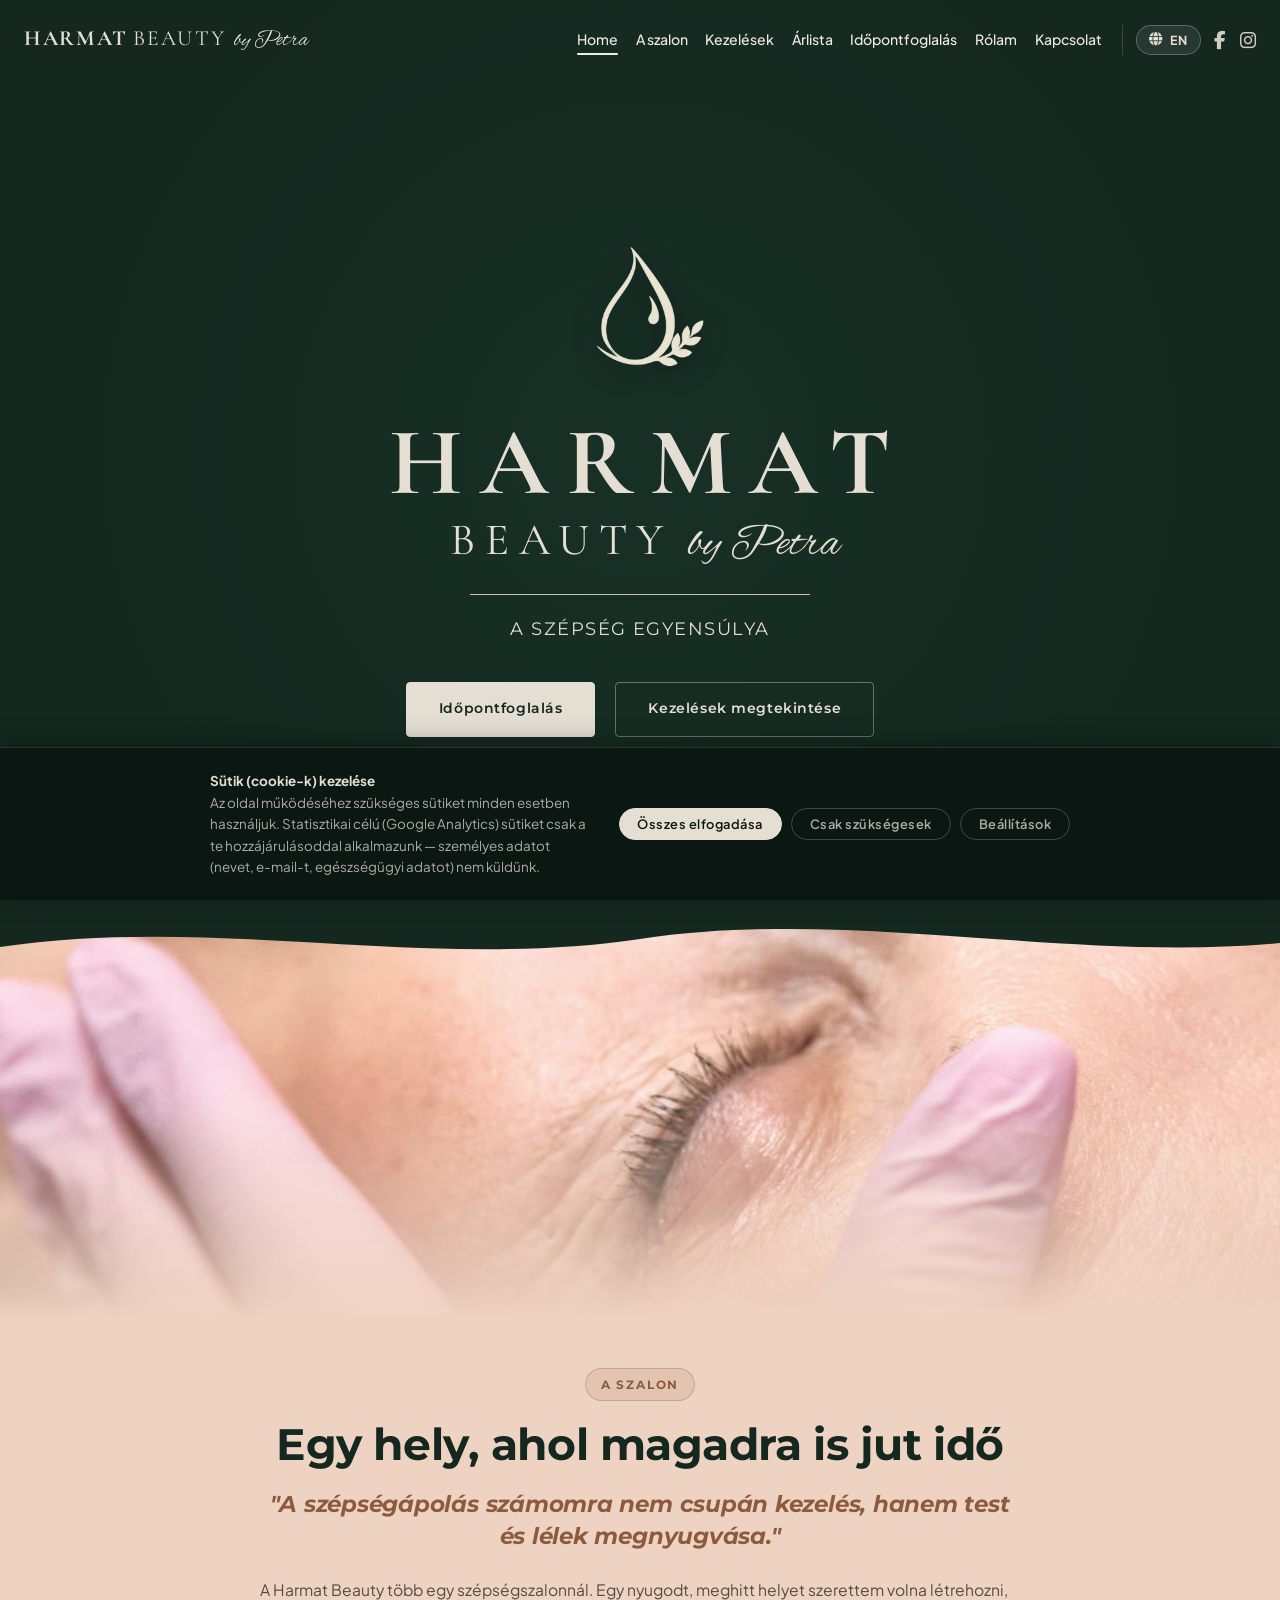
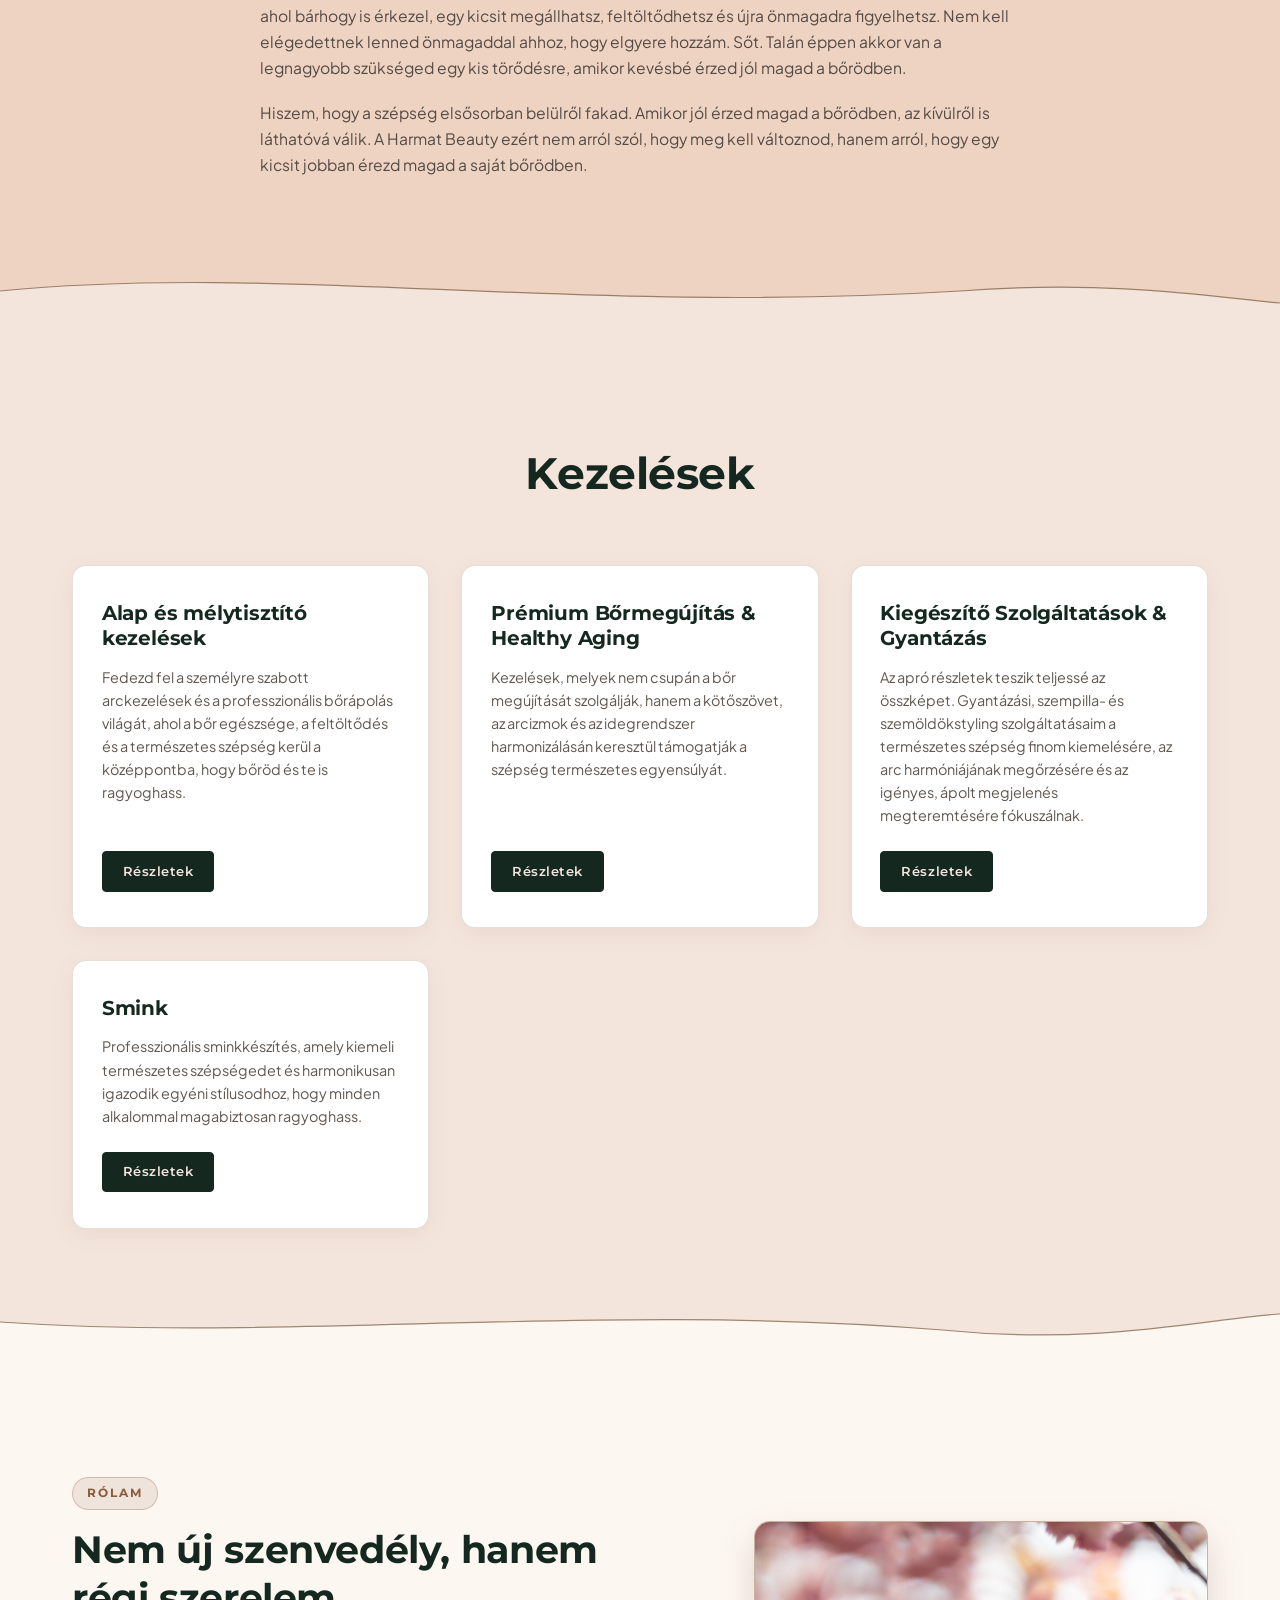
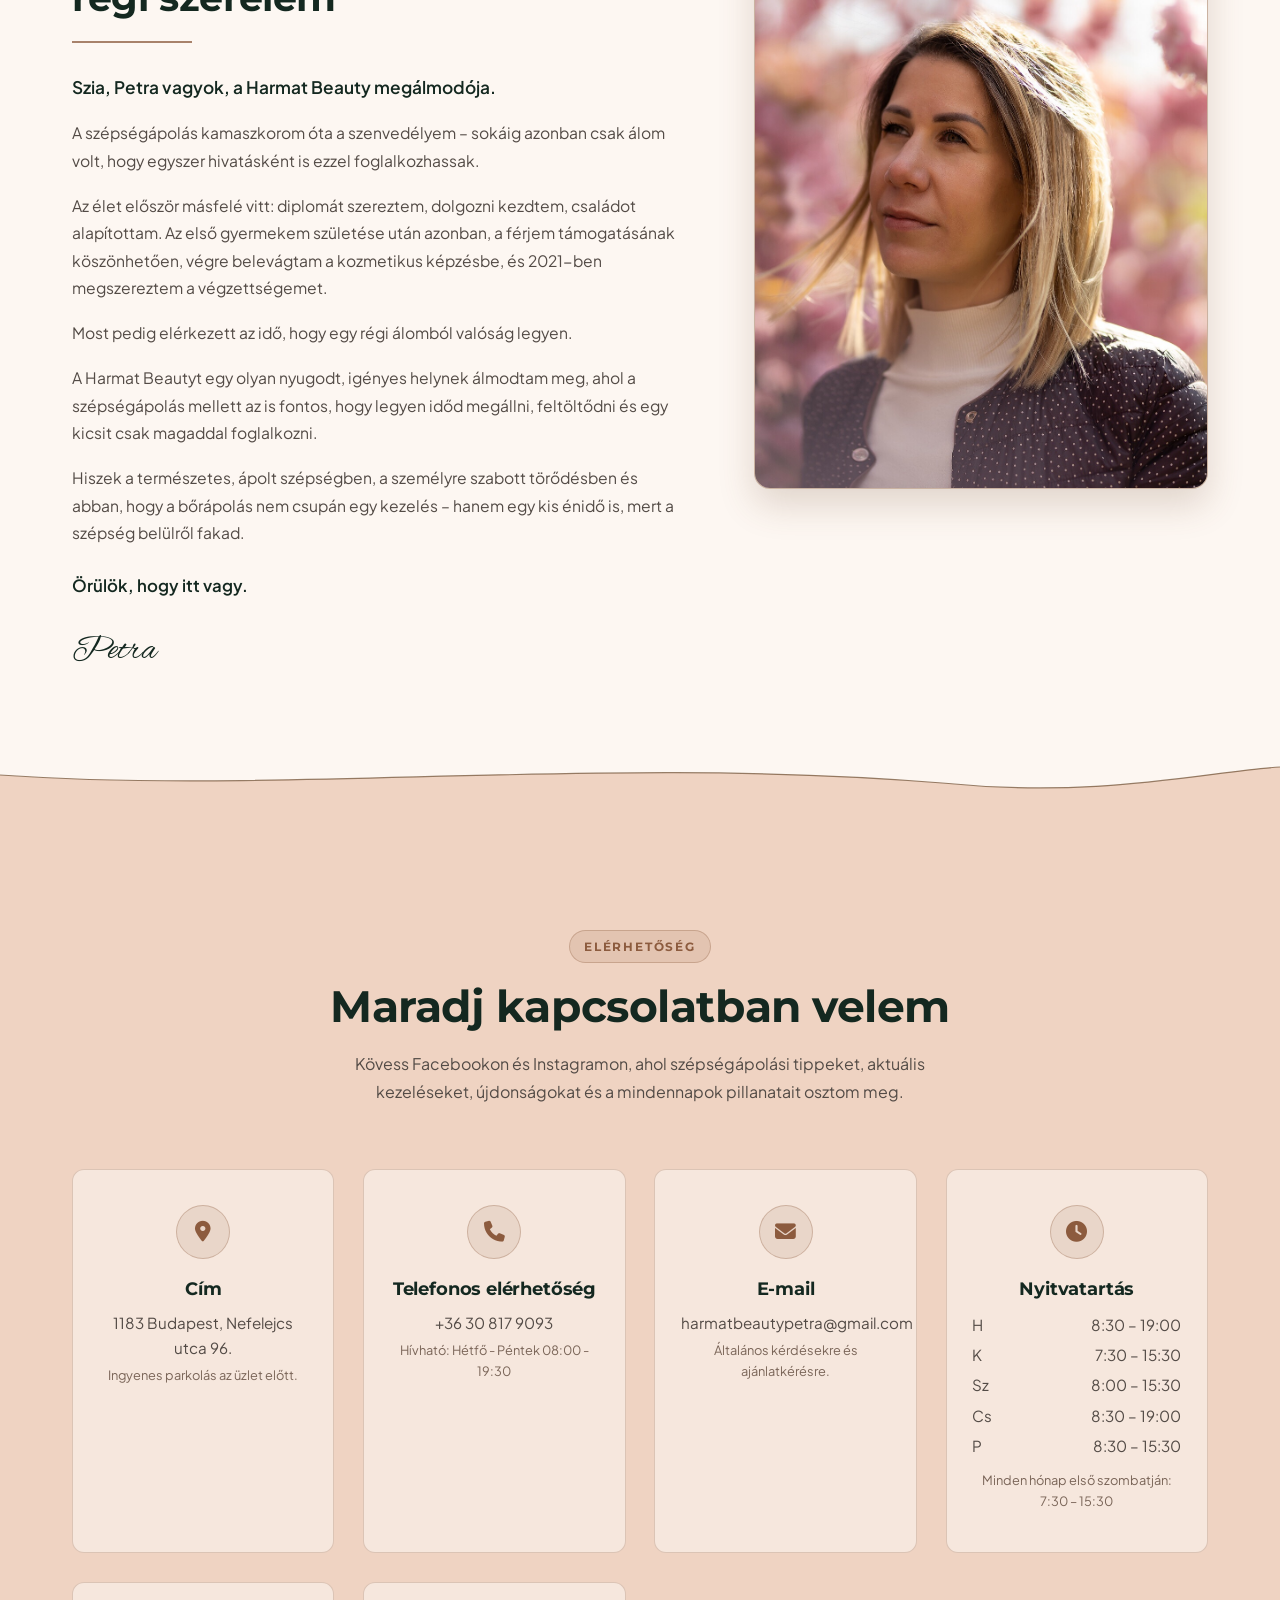
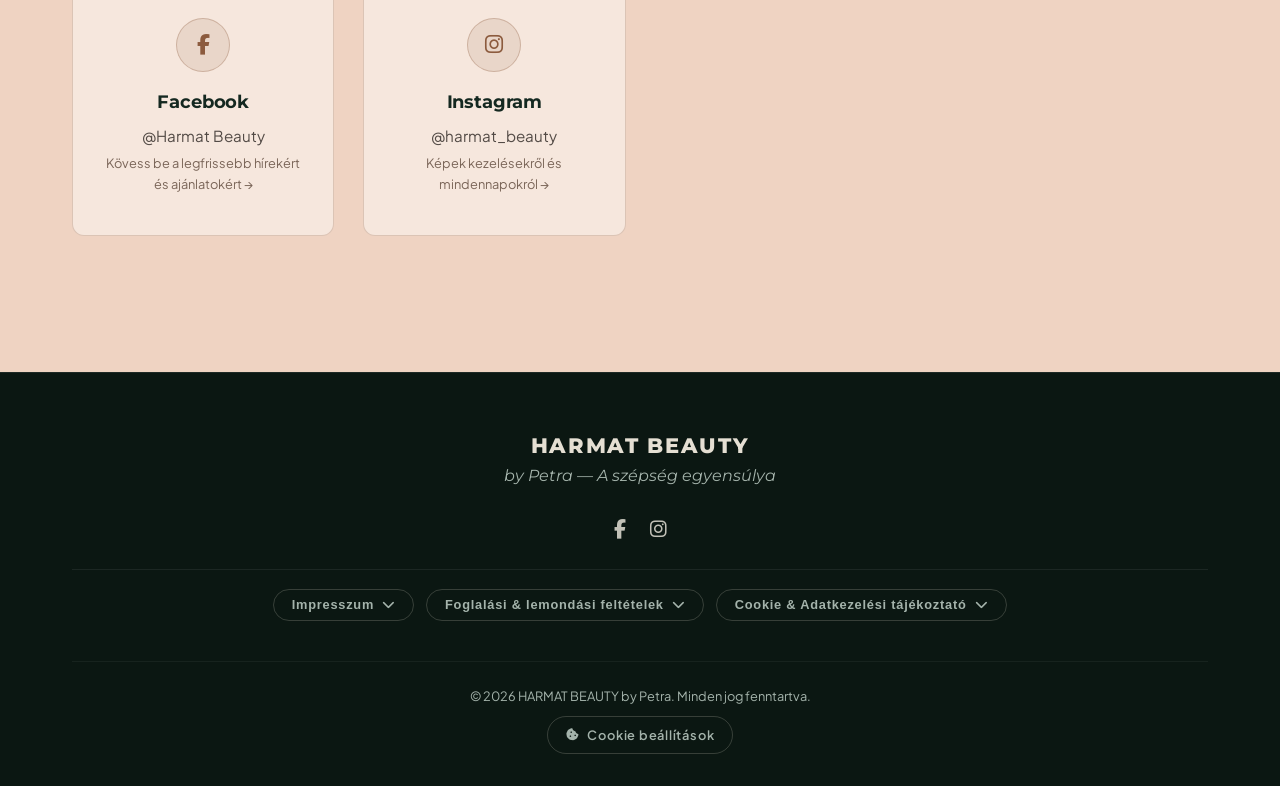
<file: index.html>
<!DOCTYPE html>
<html lang="hu">
<head>
<meta charset="UTF-8">
<meta name="viewport" content="width=device-width, initial-scale=1.0">
<title>HARMAT BEAUTY by Petra | Kozmetika & Bőrápolás</title>
<meta name="description" content="Harmat Beauty by Petra - Professzionális kozmetikai kezelések, anti-aging, bőrmegújítás és személyre szabott szépségápolás. A szépség egyensúlya.">
<!-- Google Fonts -->
<link rel="preconnect" href="https://fonts.googleapis.com">
<link rel="preconnect" href="https://fonts.gstatic.com" crossorigin>
<link href="https://fonts.googleapis.com/css2?family=Alex+Brush&family=Cormorant+Garamond:ital,wght@0,300;0,400;0,500;0,600;0,700;1,300;1,400;1,500;1,600&family=Montserrat:wght@300;400;500;600;700;800;900&family=Plus+Jakarta+Sans:wght@300;400;500;600;700&display=swap" rel="stylesheet">
<!-- FontAwesome Icons -->
<link rel="stylesheet" href="https://cdnjs.cloudflare.com/ajax/libs/font-awesome/6.5.1/css/all.min.css">
<!-- Stylesheet -->
<link rel="stylesheet" href="styles.css">
<!-- Cookie Consent & Analytics (must load before page scripts) -->
<script src="consent.js"></script>
</head>
<body>
<!-- Header / Navbar -->
<header class="site-header" id="navbar">
<div class="container header-container">
<a href="#home" class="brand-logo">
  <span class="logo-harmat">HARMAT</span>
  <span class="logo-beauty">BEAUTY</span>
  <span class="logo-by-petra">by Petra</span>
</a>
<button class="mobile-menu-toggle" id="menuToggle" aria-label="Menü megnyitása">
<span></span>
<span></span>
<span></span>
</button>
<nav class="nav-menu" id="navMenu">
<ul class="nav-links">
<li><a href="#home" class="nav-link active" data-i18n="nav_home">Home</a></li>
<li><a href="#szalon" class="nav-link" data-i18n="nav_salon">A szalon</a></li>
<li class="nav-item-dropdown">
  <a href="#kezelesek" class="nav-link nav-link-dropdown" data-i18n="nav_treatments">Kezelések <i class="fa-solid fa-chevron-down nav-dropdown-arrow"></i></a>
  <ul class="nav-dropdown">
    <li><a href="kezelesek.html#alap-tisztito" class="nav-dropdown-link"><i class="fa-solid fa-spa"></i> <span data-i18n="kez_nav_cat1">Alap & Mélytisztítás</span></a></li>
    <li><a href="kezelesek.html#premium-antiaging" class="nav-dropdown-link"><i class="fa-solid fa-wand-magic-sparkles"></i> <span data-i18n="kez_nav_cat2">Healthy Aging & Anti-Aging</span></a></li>
    <li><a href="kezelesek.html#kiegeszito-gyantazas" class="nav-dropdown-link"><i class="fa-solid fa-eye"></i> <span data-i18n="kez_nav_cat3">Styling & Gyantázás</span></a></li>
    <li><a href="kezelesek.html#smink" class="nav-dropdown-link"><i class="fa-solid fa-paintbrush"></i> <span data-i18n="kez_nav_cat4">Smink</span></a></li>
  </ul>
</li>
<li><a href="arlista.html" class="nav-link" data-i18n="nav_prices">Árlista</a></li>
<li><a href="idopontfoglalas.html" class="nav-link" data-i18n="nav_booking">Időpontfoglalás</a></li>
<li><a href="#rolam" class="nav-link" data-i18n="nav_about">Rólam</a></li>
<li><a href="#kapcsolat" class="nav-link" data-i18n="nav_contact">Kapcsolat</a></li>
</ul>
<div class="nav-socials">
<button type="button" class="lang-switch-btn" id="langSwitchBtn" onclick="toggleLanguage()" aria-label="Nyelvváltás / Switch Language">
<i class="fa-solid fa-globe"></i>
<span id="langBtnText">EN</span>
</button>
<a href="https://www.facebook.com/profile.php?id=100063218832190" target="_blank" rel="noopener noreferrer" aria-label="Facebook">
<i class="fa-brands fa-facebook-f"></i>
</a>
<a href="https://www.instagram.com/harmat_beauty/" target="_blank" rel="noopener noreferrer" aria-label="Instagram">
<i class="fa-brands fa-instagram"></i>
</a>
</div>
</nav>
</div>
</header>
<main>
<!-- Hero Section matching the screenshot -->
<section class="hero-section" id="home">
<div class="hero-content">
<!-- Hero Logo Emblem: Waterdrop with botanical sprig -->
<div class="hero-emblem-wrapper" aria-hidden="true">
<img src="drop-logo.png.png" alt="" class="hero-emblem-svg hero-emblem-img">
</div>
<div class="hero-brand-block">
<h1 class="hero-title-main"><span class="hero-harmat">HARMAT</span></h1>
<div class="hero-beauty-row">
<span class="hero-beauty">BEAUTY</span>
<span class="hero-by-petra">by Petra</span>
</div>
</div>
<div class="hero-divider-line" aria-hidden="true"></div>
<h2 class="hero-tagline" data-i18n="hero_tagline">A SZÉPSÉG EGYENSÚLYA</h2>
<div class="hero-cta-group">
<a href="idopontfoglalas.html" class="btn btn-primary" data-i18n="hero_btn_booking">Időpontfoglalás</a>
<a href="#kezelesek" class="btn btn-outline" data-i18n="hero_btn_treatments">Kezelések megtekintése</a>
</div>
</div>
<div class="scroll-down-hint">
<a href="#szalon" aria-label="Görgess lejjebb">
<i class="fa-solid fa-chevron-down"></i>
</a>
</div>
</section>

<!-- A szalon Section -->
<section class="section about-section" id="szalon">
<!-- Wave Divider: Hero → A szalon (sits at the top of this section, fill = hero dark green) -->
<div class="wave-divider wave-top" aria-hidden="true">
<svg viewBox="0 0 1440 100" preserveAspectRatio="none">
<path class="wave-fill-hero" d="M0,40 C240,80 480,10 720,50 C960,90 1200,20 1440,45 L1440,100 L0,100 Z"></path>
</svg>
</div>
<div class="container about-container">
<div class="about-content">
<span class="section-badge" data-i18n="salon_badge">A SZALON</span>
<h2 class="section-title" data-i18n="salon_title">Egy hely, ahol magadra is jut idő</h2>
<h3 class="about-quote" data-i18n="salon_quote">"A szépségápolás számomra nem csupán kezelés, hanem test és lélek megnyugvása."</h3>
<p class="about-text" data-i18n="salon_p1">
    A Harmat Beauty több egy szépségszalonnál. Egy nyugodt, meghitt helyet szerettem volna létrehozni, ahol bárhogy is érkezel, egy kicsit megállhatsz, feltöltődhetsz és újra önmagadra figyelhetsz. Nem kell elégedettnek lenned önmagaddal ahhoz, hogy elgyere hozzám. Sőt. Talán éppen akkor van a legnagyobb szükséged egy kis törődésre, amikor kevésbé érzed jól magad a bőrödben.
</p>
<p class="about-text" data-i18n="salon_p2">
    Hiszem, hogy a szépség elsősorban belülről fakad. Amikor jól érzed magad a bőrödben, az kívülről is láthatóvá válik. A Harmat Beauty ezért nem arról szól, hogy meg kell változnod, hanem arról, hogy egy kicsit jobban érezd magad a saját bőrödben.
</p>
</div>
</div>
<!-- Wave Divider between A szalon (Secondary Dark Green) and Treatments (#F4E5DC) -->
<div class="wave-divider wave-bottom">
<svg viewBox="0 0 1440 100" preserveAspectRatio="none" aria-hidden="true">
<path class="wave-fill-price" d="M0,45 C320,10 640,75 1080,45 C1260,30 1380,55 1440,60 L1440,100 L0,100 Z"></path>
<path class="wave-stroke-treatments" d="M0,45 C320,10 640,75 1080,45 C1260,30 1380,55 1440,60"></path>
</svg>
</div>
</section>

<!-- Kezelések (Treatments) Section -->
<section class="section treatments-section" id="kezelesek">
<div class="container">
<div class="section-header">
<h2 class="section-title" data-i18n="treatments_title">Kezelések</h2>
</div>
<div class="treatments-grid">
  <a class="treatment-card" href="kezelesek.html#alap-tisztito">
    <h3 class="treatment-name" data-i18n="card1_title">Alap és mélytisztító kezelések</h3>
    <p class="treatment-text" data-i18n="card1_desc">Fedezd fel a személyre szabott arckezelések és a professzionális bőrápolás világát, ahol a bőr egészsége, a feltöltődés és a természetes szépség kerül a középpontba, hogy bőröd és te is ragyoghass.</p>
<span class="btn btn-primary btn-sm" data-i18n="home_treatment_details">Részletek</span>
  </a>

  <a class="treatment-card" href="kezelesek.html#premium-antiaging">
    <h3 class="treatment-name" data-i18n="card2_title">Prémium Bőrmegújítás &amp; Healthy Aging</h3>
    <p class="treatment-text" data-i18n="card2_desc">Kezelések, melyek nem csupán a bőr megújítását szolgálják, hanem a kötőszövet, az arcizmok és az idegrendszer harmonizálásán keresztül támogatják a szépség természetes egyensúlyát.</p>
<span class="btn btn-primary btn-sm" data-i18n="home_treatment_details">Részletek</span>
</a>

  <a class="treatment-card" href="kezelesek.html#kiegeszito-gyantazas">
    <h3 class="treatment-name" data-i18n="card3_title">Kiegészítő Szolgáltatások &amp; Gyantázás</h3>
    <p class="treatment-text" data-i18n="card3_desc">Az apró részletek teszik teljessé az összképet. Gyantázási, szempilla- és szemöldökstyling szolgáltatásaim a természetes szépség finom kiemelésére, az arc harmóniájának megőrzésére és az igényes, ápolt megjelenés megteremtésére fókuszálnak.</p>
<span class="btn btn-primary btn-sm" data-i18n="home_treatment_details">Részletek</span>
</a>

  <a class="treatment-card" href="kezelesek.html#smink">
    <h3 class="treatment-name" data-i18n="card4_title">Smink</h3>
    <p class="treatment-text" data-i18n="card4_desc">Professzionális sminkkészítés, amely kiemeli természetes szépségedet és harmonikusan igazodik egyéni stílusodhoz, hogy minden alkalommal magabiztosan ragyoghass.</p>
<span class="btn btn-primary btn-sm" data-i18n="home_treatment_details">Részletek</span>
</a>
</div>
</div>
<!-- Wave Divider between Kezelések (#F4E5DC) and Rólam (#CBB09A) with color #F4E5DC -->
<div class="wave-divider wave-bottom">
<svg viewBox="0 0 1440 100" preserveAspectRatio="none" aria-hidden="true">
<path class="wave-fill-petra-about" d="M0,45 C320,70 680,20 1060,55 C1240,75 1360,40 1440,35 L1440,100 L0,100 Z"></path>
<path class="wave-stroke-treatments" d="M0,45 C320,70 680,20 1060,55 C1240,75 1360,40 1440,35"></path>
</svg>
</div>
</section>

<!-- Rólam (About Petra) Section -->
<section class="section rolam-section" id="rolam">
<div class="container rolam-container">
<div class="rolam-image-wrapper">
<div class="rolam-image-frame">
<img src="Petra2.JPG" alt="Petra - Harmat Beauty megálmodója" class="rolam-photo">
</div>
</div>
<div class="rolam-content">
<span class="rolam-badge" data-i18n="rolam_badge">RÓLAM</span>
<h2 class="rolam-title" data-i18n="rolam_title">Nem új szenvedély, hanem régi szerelem</h2>
<div class="rolam-divider" aria-hidden="true"></div>
<div class="rolam-text-body">
<p class="rolam-lead" data-i18n="rolam_lead">Szia, Petra vagyok, a Harmat Beauty megálmodója.</p>
<p data-i18n="rolam_p1">A szépségápolás kamaszkorom óta a szenvedélyem – sokáig azonban csak álom volt, hogy egyszer hivatásként is ezzel foglalkozhassak.</p>
<p data-i18n="rolam_p2">Az élet először másfelé vitt: diplomát szereztem, dolgozni kezdtem, családot alapítottam. Az első gyermekem születése után azonban, a férjem támogatásának köszönhetően, végre belevágtam a kozmetikus képzésbe, és 2021-ben megszereztem a végzettségemet.</p>
<p data-i18n="rolam_p3">Most pedig elérkezett az idő, hogy egy régi álomból valóság legyen.</p>
<p data-i18n="rolam_p4">A Harmat Beautyt egy olyan nyugodt, igényes helynek álmodtam meg, ahol a szépségápolás mellett az is fontos, hogy legyen időd megállni, feltöltődni és egy kicsit csak magaddal foglalkozni.</p>
<p data-i18n="rolam_p5">Hiszek a természetes, ápolt szépségben, a személyre szabott törődésben és abban, hogy a bőrápolás nem csupán egy kezelés – hanem egy kis énidő is, mert a szépség belülről fakad.</p>
<p class="rolam-closing" data-i18n="rolam_closing">Örülök, hogy itt vagy.</p>
<p class="rolam-signature" data-i18n="rolam_signature">Petra</p>
</div>
</div>
</div>
<!-- Wave Divider between Rólam (#CBB09A) and Elérhetőség (#EFD3C2) -->
<div class="wave-divider wave-bottom">
<svg viewBox="0 0 1440 100" preserveAspectRatio="none" aria-hidden="true">
<path class="wave-fill-szalon" d="M0,45 C320,70 680,20 1060,55 C1240,75 1360,40 1440,35 L1440,100 L0,100 Z"></path>
<path class="wave-stroke-petra" d="M0,45 C320,70 680,20 1060,55 C1240,75 1360,40 1440,35"></path>
</svg>
</div>
</section>

<!-- Kapcsolat (Contact & Location) Section -->
<section class="section contact-section" id="kapcsolat">
<div class="container">
<div class="section-header">
<span class="section-badge" data-i18n="contact_badge">ELÉRHETŐSÉG</span>
<h2 class="section-title" data-i18n="contact_title">Maradj kapcsolatban velem</h2>
<p class="section-desc" data-i18n="contact_desc">Kövess Facebookon és Instagramon, ahol szépségápolási tippeket, aktuális kezeléseket, újdonságokat és a mindennapok pillanatait osztom meg.</p>
</div>
<div class="contact-grid">
<div class="contact-card">
<div class="contact-icon"><i class="fa-solid fa-location-dot"></i></div>
<h3 data-i18n="contact_loc_title">Cím</h3>
<p data-i18n="contact_loc_p">1183 Budapest, Gyöngyvirág utca 40/B</p>
<p class="contact-sub" data-i18n="contact_loc_sub">Kényelmes parkolás az utcában.</p>
</div>
<div class="contact-card">
<div class="contact-icon"><i class="fa-solid fa-phone"></i></div>
<h3 data-i18n="contact_phone_title">Telefonos elérhetőség</h3>
<p><a href="tel:+36308179093">+36 30 817 9093</a></p>
<p class="contact-sub" data-i18n="contact_phone_sub">Hívható: Hétfő - Péntek 08:30 - 19:30</p>
</div>
<div class="contact-card">
<div class="contact-icon"><i class="fa-solid fa-envelope"></i></div>
<h3 data-i18n="contact_email_title">E-mail</h3>
<p><a href="mailto:harmatbeautypetra@gmail.com">harmatbeautypetra@gmail.com</a></p>
<p class="contact-sub" data-i18n="contact_email_sub">Általános kérdésekre és ajánlatkérésre.</p>
</div>
<div class="contact-card">
<div class="contact-icon"><i class="fa-solid fa-clock"></i></div>
<h3 data-i18n="contact_hours_title">Nyitvatartás</h3>
<p style="line-height:2; margin:0;">
    <span style="display:flex; justify-content:space-between; gap:1rem;"><span data-i18n="contact_hours_mon">H</span><span>8:30 – 19:00</span></span>
    <span style="display:flex; justify-content:space-between; gap:1rem;"><span data-i18n="contact_hours_tue">K</span><span>7:30 – 15:30</span></span>
    <span style="display:flex; justify-content:space-between; gap:1rem;"><span data-i18n="contact_hours_wed">Sz</span><span>8:00 – 15:30</span></span>
    <span style="display:flex; justify-content:space-between; gap:1rem;"><span data-i18n="contact_hours_thu">Cs</span><span>8:30 – 19:00</span></span>
    <span style="display:flex; justify-content:space-between; gap:1rem;"><span data-i18n="contact_hours_fri">P</span><span>8:30 – 15:30</span></span>
</p>
<p class="contact-sub" style="margin-top:0.5rem;" data-i18n="contact_hours_sub">Minden hónap első szombatján: 7:30 – 15:30</p>
</div>
<a href="https://www.facebook.com/profile.php?id=100063218832190" target="_blank" rel="noopener noreferrer" class="contact-card contact-card-link">
<div class="contact-icon"><i class="fa-brands fa-facebook-f"></i></div>
<h3>Facebook</h3>
<p>@Harmat Beauty</p>
<p class="contact-sub" data-i18n="contact_fb_sub">Kövess be a legfrissebb hírekért és ajánlatokért &rarr;</p>
</a>
<a href="https://www.instagram.com/harmat_beauty/" target="_blank" rel="noopener noreferrer" class="contact-card contact-card-link">
<div class="contact-icon"><i class="fa-brands fa-instagram"></i></div>
<h3>Instagram</h3>
<p>@harmat_beauty</p>
<p class="contact-sub" data-i18n="contact_ig_sub">Képek kezelésekről és mindennapokról &rarr;</p>
</a>
</div>
</div>
</section>
</main>
<!-- Footer -->
<footer class="site-footer">
<div class="container footer-container">
<div class="footer-brand">
<div class="footer-logo">HARMAT BEAUTY</div>
<p class="footer-sub" data-i18n="footer_sub">by Petra — A szépség egyensúlya</p>
</div>
<div class="footer-socials">
<a href="https://www.facebook.com/profile.php?id=100063218832190" target="_blank" rel="noopener noreferrer" aria-label="Facebook"><i class="fa-brands fa-facebook-f"></i></a>
<a href="https://www.instagram.com/harmat_beauty/" target="_blank" rel="noopener noreferrer" aria-label="Instagram"><i class="fa-brands fa-instagram"></i></a>
</div>
<!-- Footer legal toggles -->
<div class="footer-legal-row">
<div class="footer-impresszum">
<button class="impresszum-toggle" onclick="this.parentElement.classList.toggle('open')" aria-expanded="false">
    <span data-i18n="footer_impresszum_btn">Impresszum</span> <i class="fa-solid fa-chevron-down"></i>
</button>
<div class="impresszum-body">
    <h4 data-i18n="footer_impresszum_title">Impresszum</h4>
    <p><strong data-i18n="footer_impresszum_website_name_label">A honlap neve:</strong> HARMAT BEAUTY by Petra</p>
    <p><strong data-i18n="footer_impresszum_website_url_label">A honlap címe:</strong> www.harmatbeautybypetra.hu</p>
    <p><strong data-i18n="footer_impresszum_operator_label">A honlap üzemeltetője:</strong> <span data-i18n="footer_impresszum_operator_val">Solti-Porszász Petra egyéni vállalkozó</span></p>
    <p><strong data-i18n="footer_impresszum_hq_label">Székhely:</strong> 1183 Budapest Teleki utca 73b</p>
    <p><strong data-i18n="footer_impresszum_salon_label">A kozmetika címe:</strong> <span data-i18n="footer_impresszum_salon_val">[a vendégeket fogadó hely címe]</span></p>
    <p><strong data-i18n="footer_impresszum_email_label">E-mail:</strong> <a href="mailto:harmatbeautypetra@gmail.com">harmatbeautypetra@gmail.com</a></p>
    <p><strong data-i18n="footer_impresszum_phone_label">Telefon:</strong> <a href="tel:+36308179093">+36 30 817 9093</a></p>
    <p><strong data-i18n="footer_impresszum_reg_label">Nyilvántartási szám:</strong> <span data-i18n="footer_impresszum_reg_val">[egyéni vállalkozói nyilvántartási szám]</span></p>
    <p><strong data-i18n="footer_impresszum_reg_auth_label">Nyilvántartást vezető hatóság:</strong> <span data-i18n="footer_impresszum_reg_auth_val">[hatóság neve]</span></p>
    <p><strong data-i18n="footer_impresszum_tax_label">Adószám:</strong> <span data-i18n="footer_impresszum_tax_val">[adószám]</span></p>
</div>
</div>
<div class="footer-impresszum">
<button class="impresszum-toggle" onclick="this.parentElement.classList.toggle('open')" aria-expanded="false">
    <span data-i18n="footer_booking_btn">Foglalási &amp; lemondási feltételek</span> <i class="fa-solid fa-chevron-down"></i>
</button>
<div class="impresszum-body">
    <h4 data-i18n="footer_booking_title">Foglalási és lemondási feltételek</h4>
    <p><strong data-i18n="footer_booking_h_appointment">Időpontfoglalás</strong></p>
    <p data-i18n="footer_booking_p1">Kezelésre a foglaló alkalmazáson keresztül tudsz időpontot kérni. A foglalás akkor végleges, amikor megkapod róla a visszaigazolást. Kérlek, olyan elérhetőséget adj meg, amelyen szükség esetén kapcsolatba tudok lépni veled.</p>
    <p data-i18n="footer_booking_p2">Ha nem tudod, melyik kezelés lenne megfelelő számodra, írj nekem foglalás előtt, és segítek választani. Az első alkalommal a kezelés megkezdése előtt átbeszéljük a bőröd állapotát és az esetleges ellenjavallatokat. Ha a választott kezelés nem lenne megfelelő, közösen egyeztetünk más lehetőségről.</p>
    <p><strong data-i18n="footer_booking_h_cancel">Időpont módosítása és lemondása</strong></p>
    <p data-i18n="footer_booking_p3">Ha mégsem jó az időpontod, kérlek, lehetőség szerint <strong>legalább 24 órával a kezelés előtt</strong> módosítsd vagy mondd le a foglaló alkalmazásban, vagy jelezd nekem a <a href="tel:+36308179093">+36 30 817 9093</a> telefonszámon. Így az időpontot más vendég számára is elérhetővé tudom tenni.</p>
    <p data-i18n="footer_booking_p4">Ha megbetegszel vagy váratlan helyzet adódik, kérlek, akkor is szólj, amint tudsz. A lemondásért jelenleg nem számítok fel díjat.</p>
    <p><strong data-i18n="footer_booking_h_late">Késés</strong></p>
    <p data-i18n="footer_booking_p5">Ha késel, kérlek, jelezd telefonon. A következő vendég időpontja miatt előfordulhat, hogy a kezelés idejét rövidítenünk kell, vagy új időpontot szükséges egyeztetnünk. Erről minden esetben egyeztetünk.</p>
    <p><strong data-i18n="footer_booking_h_change">Ha nekem kell módosítanom</strong></p>
    <p data-i18n="footer_booking_p6">Ha váratlan okból én nem tudom megtartani az időpontodat, a lehető leghamarabb értesítelek, és új időpontot ajánlok.</p>
    <p style="margin-top:0.8rem;"><span data-i18n="footer_booking_closing">Köszönöm, hogy figyelsz a lefoglalt időpontra – várlak szeretettel!</span><br><strong>Petra</strong><br>HARMAT BEAUTY by Petra</p>
</div>
</div>
<div class="footer-impresszum">
<button class="impresszum-toggle" onclick="this.parentElement.classList.toggle('open')" aria-expanded="false">
    <span data-i18n="footer_cookie_btn">Cookie &amp; Adatkezelési tájékoztató</span> <i class="fa-solid fa-chevron-down"></i>
</button>
<div class="impresszum-body">
    <h4 data-i18n="footer_cookie_title">Cookie &amp; Adatkezelési tájékoztató</h4>

    <p><strong data-i18n="footer_cookie_h_controller">Az adatkezelő</strong></p>
    <p><span data-i18n="footer_cookie_controller_p">Solti-Porszász Petra egyéni vállalkozó („HARMAT BEAUTY by Petra")</span><br>
    E-mail: <a href="mailto:harmatbeautypetra@gmail.com">harmatbeautypetra@gmail.com</a> &nbsp;·&nbsp; Tel.: <a href="tel:+36308179093">+36 30 817 9093</a></p>

    <p><strong data-i18n="footer_cookie_h_necessary">Szükséges sütik</strong></p>
    <p data-i18n="footer_cookie_necessary_p">A weboldal helyes működéséhez elengedhetetlen sütiket minden esetben alkalmazunk. Ide tartozik a nyelvi beállítás (<code>hb_lang</code>, <code>hb_lang_v2</code>) és a cookie-hozzájárulás (<code>hb_cookie_consent</code>) tárolása. Ezek a böngésző localStorage-ban kerülnek mentésre, személyes adatot nem tartalmaznak, és a böngészőadatok törlésekor automatikusan megszűnnek.</p>

    <p><strong data-i18n="footer_cookie_h_analytics">Statisztikai sütik (Google Analytics 4)</strong></p>
    <table style="width:100%; border-collapse:collapse; font-size:0.78rem; color:rgba(229,223,211,0.65); margin-top:0.4rem;">
        <tr style="border-bottom:1px solid rgba(255,255,255,0.08);">
            <td style="padding:0.4rem 0.6rem 0.4rem 0; font-weight:600; color:#e5dfd3; white-space:nowrap;" data-i18n="footer_cookie_col_name">Cookie neve</td>
            <td style="padding:0.4rem 0;"><code>_ga</code>, <code>_ga_P7LZZRL57Z</code></td>
        </tr>
        <tr style="border-bottom:1px solid rgba(255,255,255,0.08);">
            <td style="padding:0.4rem 0.6rem 0.4rem 0; font-weight:600; color:#e5dfd3; white-space:nowrap;" data-i18n="footer_cookie_col_provider">Szolgáltató</td>
            <td style="padding:0.4rem 0;" data-i18n="footer_cookie_provider_val">Google Ireland Limited, Gordon House, Barrow Street, Dublin 4, Írország</td>
        </tr>
        <tr style="border-bottom:1px solid rgba(255,255,255,0.08);">
            <td style="padding:0.4rem 0.6rem 0.4rem 0; font-weight:600; color:#e5dfd3; white-space:nowrap;" data-i18n="footer_cookie_col_purpose">Cél</td>
            <td style="padding:0.4rem 0;" data-i18n="footer_cookie_purpose_val">Névtelen látogatói statisztikák gyűjtése: megtekintett oldalak, munkamenet hossza, forgalmi forrás. Személyes adat (név, e-mail, egészségügyi adat, felhasználói azonosító) nem kerül a Google felé továbbításra.</td>
        </tr>
        <tr style="border-bottom:1px solid rgba(255,255,255,0.08);">
            <td style="padding:0.4rem 0.6rem 0.4rem 0; font-weight:600; color:#e5dfd3; white-space:nowrap;" data-i18n="footer_cookie_col_retention">Megőrzés</td>
            <td style="padding:0.4rem 0;" data-i18n="footer_cookie_retention_val"><code>_ga</code> — 2 év &nbsp;·&nbsp; <code>_ga_*</code> — 2 év</td>
        </tr>
        <tr style="border-bottom:1px solid rgba(255,255,255,0.08);">
            <td style="padding:0.4rem 0.6rem 0.4rem 0; font-weight:600; color:#e5dfd3; white-space:nowrap;" data-i18n="footer_cookie_col_legal">Jogalap</td>
            <td style="padding:0.4rem 0;" data-i18n="footer_cookie_legal_val">Hozzájárulás — GDPR 6. cikk (1) bek. a) pont</td>
        </tr>
        <tr style="border-bottom:1px solid rgba(255,255,255,0.08);">
            <td style="padding:0.4rem 0.6rem 0.4rem 0; font-weight:600; color:#e5dfd3; white-space:nowrap;" data-i18n="footer_cookie_col_transfer">Adattovábbítás</td>
            <td style="padding:0.4rem 0;" data-i18n="footer_cookie_transfer_val">USA — Google LLC, standard szerződéses záradékok (SCC) alapján</td>
        </tr>
        <tr>
            <td style="padding:0.4rem 0.6rem 0.4rem 0; font-weight:600; color:#e5dfd3; white-space:nowrap;" data-i18n="footer_cookie_col_withdraw">Hozzájárulás visszavonása</td>
            <td style="padding:0.4rem 0;" data-i18n="footer_cookie_withdraw_val">Bármikor, az oldal láblécében található „Cookie beállítások" linkre kattintva. Visszavonás esetén a statisztikai sütik azonnal törlődnek.</td>
        </tr>
    </table>

    <p style="margin-top:1rem;"><strong data-i18n="footer_cookie_h_rights">Érintetti jogok</strong></p>
    <p data-i18n="footer_cookie_rights_p">A GDPR alapján jogod van hozzáférni az adataidhoz, kérni azok törlését, hordozhatóságát, valamint panaszt tenni a Nemzeti Adatvédelmi és Információszabadság Hatóságnál (NAIH, <a href="https://www.naih.hu" target="_blank" rel="noopener noreferrer">www.naih.hu</a>). Adatkezeléssel kapcsolatos kérdésekkel fordulj hozzám az <a href="mailto:harmatbeautypetra@gmail.com">harmatbeautypetra@gmail.com</a> címen.</p>

    <p style="margin-top:0.8rem; font-size:0.75rem; color:rgba(229,223,211,0.4);" data-i18n="footer_cookie_updated">Utolsó frissítés: 2025. január</p>
</div>
</div>
</div>
<div class="footer-copy">
<p>&copy; <span id="currentYear"></span> <span data-i18n="footer_rights">HARMAT BEAUTY by Petra. Minden jog fenntartva.</span></p>
<p style="margin-top:0.6rem;">
  <a href="#" class="hb-cookie-settings-link hb-open-cookie-settings"><i class="fa-solid fa-cookie-bite"></i> Cookie beállítások</a>
</p>
</div>
</div>
</footer>

<!-- Cookie Consent Banner -->
<div id="hb-cookie-banner" hidden aria-live="polite" role="region" aria-label="Cookie hozzájárulás">
  <div class="hb-cookie-inner">

    <!-- Simple view -->
    <div id="hb-cookie-simple">
      <p class="hb-cookie-text"><strong data-i18n="cookie_title">Sütik (cookie-k) kezelése</strong><br>
        <span data-i18n="cookie_intro">Az oldal működéséhez szükséges sütiket minden esetben használjuk. Statisztikai célú (Google Analytics) sütiket csak a te hozzájárulásoddal alkalmazunk — személyes adatot (nevet, e-mail-t, egészségügyi adatot) nem küldünk.</span></p>
      <div class="hb-cookie-actions">
        <button id="hb-btn-accept" class="hb-btn hb-btn-primary" data-i18n="cookie_btn_accept">Összes elfogadása</button>
        <button id="hb-btn-reject" class="hb-btn hb-btn-outline" data-i18n="cookie_btn_reject">Csak szükségesek</button>
        <button id="hb-btn-settings" class="hb-btn hb-btn-outline" data-i18n="cookie_btn_settings">Beállítások</button>
      </div>
    </div>

    <!-- Detail / settings view -->
    <div id="hb-cookie-detail" hidden>
      <p class="hb-detail-title" data-i18n="cookie_settings_title">Cookie beállítások</p>
      <p class="hb-detail-desc" data-i18n="cookie_settings_desc">Az alábbi kategóriák közül választhatod ki, melyeket engedélyezed. A szükséges sütik nem kapcsolhatók ki.</p>

      <!-- Necessary cookies (always on) -->
      <div class="hb-cookie-row">
        <div class="hb-cookie-row-info">
          <strong data-i18n="cookie_necessary_title">Szükséges sütik</strong>
          <span data-i18n="cookie_necessary_desc">A weboldal helyes működéséhez elengedhetetlen sütik (pl. nyelvi beállítás, cookie-hozzájárulás tárolása). Személyes adatot nem rögzítenek.</span>
        </div>
        <span class="hb-always-on" data-i18n="cookie_always_on">Mindig bekapcsolt</span>
      </div>

      <!-- Analytics cookies (opt-in) -->
      <div class="hb-cookie-row">
        <div class="hb-cookie-row-info">
          <strong data-i18n="cookie_analytics_title">Statisztikai sütik (Google Analytics)</strong>
          <span data-i18n="cookie_analytics_desc">Névtelen látogatói statisztikák gyűjtése (Google Analytics 4). Segítenek megérteni, hogyan használják a látogatók az oldalt. Nevet, e-mail-t vagy egyéb személyes adatot nem küldenek a Google felé.</span>
        </div>
        <div class="hb-toggle-wrap">
          <label class="hb-toggle" aria-label="Statisztikai sütik engedélyezése">
            <input type="checkbox" id="hb-analytics-toggle">
            <span class="hb-toggle-track"></span>
          </label>
        </div>
      </div>

      <div class="hb-detail-footer">
        <button id="hb-btn-withdraw" class="hb-btn hb-btn-outline" data-i18n="cookie_btn_withdraw">Hozzájárulás visszavonása</button>
        <button id="hb-btn-back" class="hb-btn hb-btn-outline" data-i18n="cookie_btn_back">Vissza</button>
        <button id="hb-btn-save" class="hb-btn hb-btn-primary" data-i18n="cookie_btn_save">Mentés</button>
      </div>
      <p id="hb-withdraw-confirm" hidden data-i18n="cookie_withdraw_confirm">✓ Hozzájárulásod visszavontuk, és az analitikai sütiket töröltük.</p>
    </div>

  </div>
</div>

<!-- JavaScript Translations & App Logic -->
<script src="translations.js"></script>
<script src="app.js"></script>
</body>
</html>
</file>
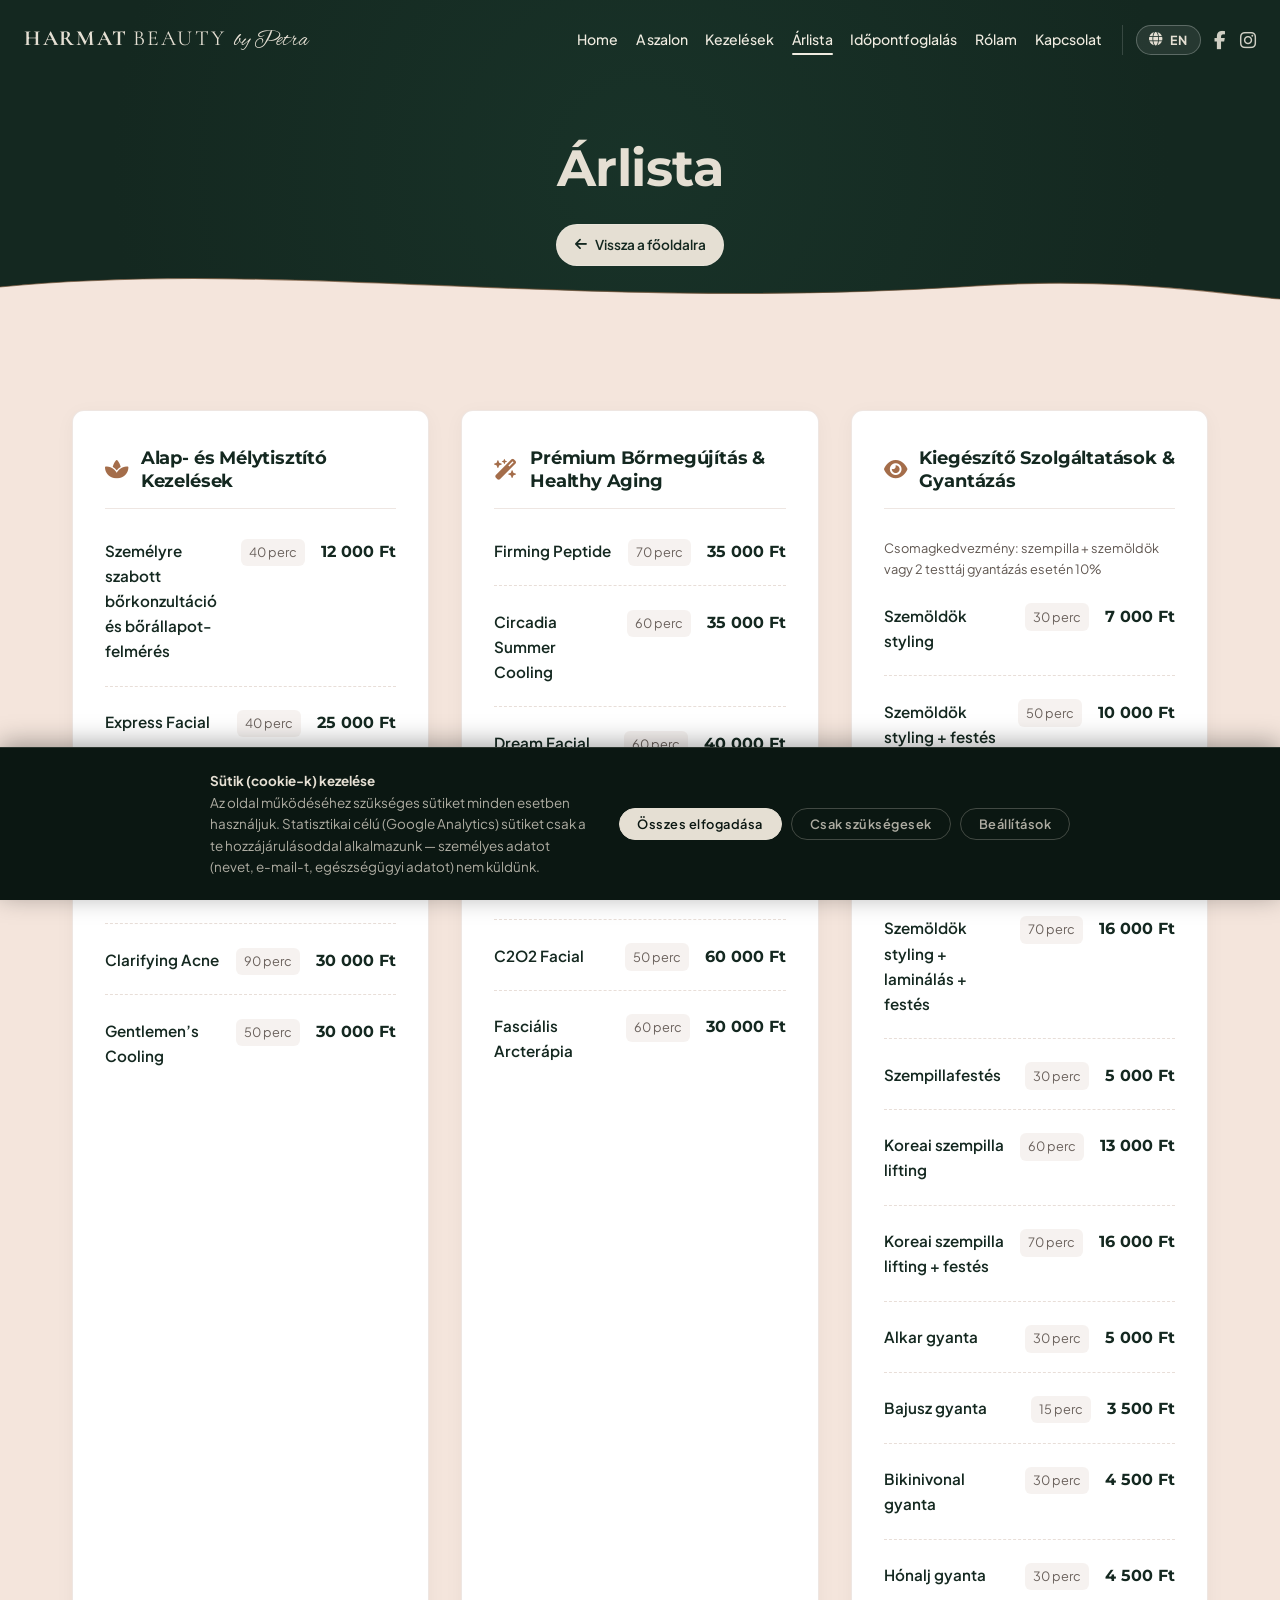
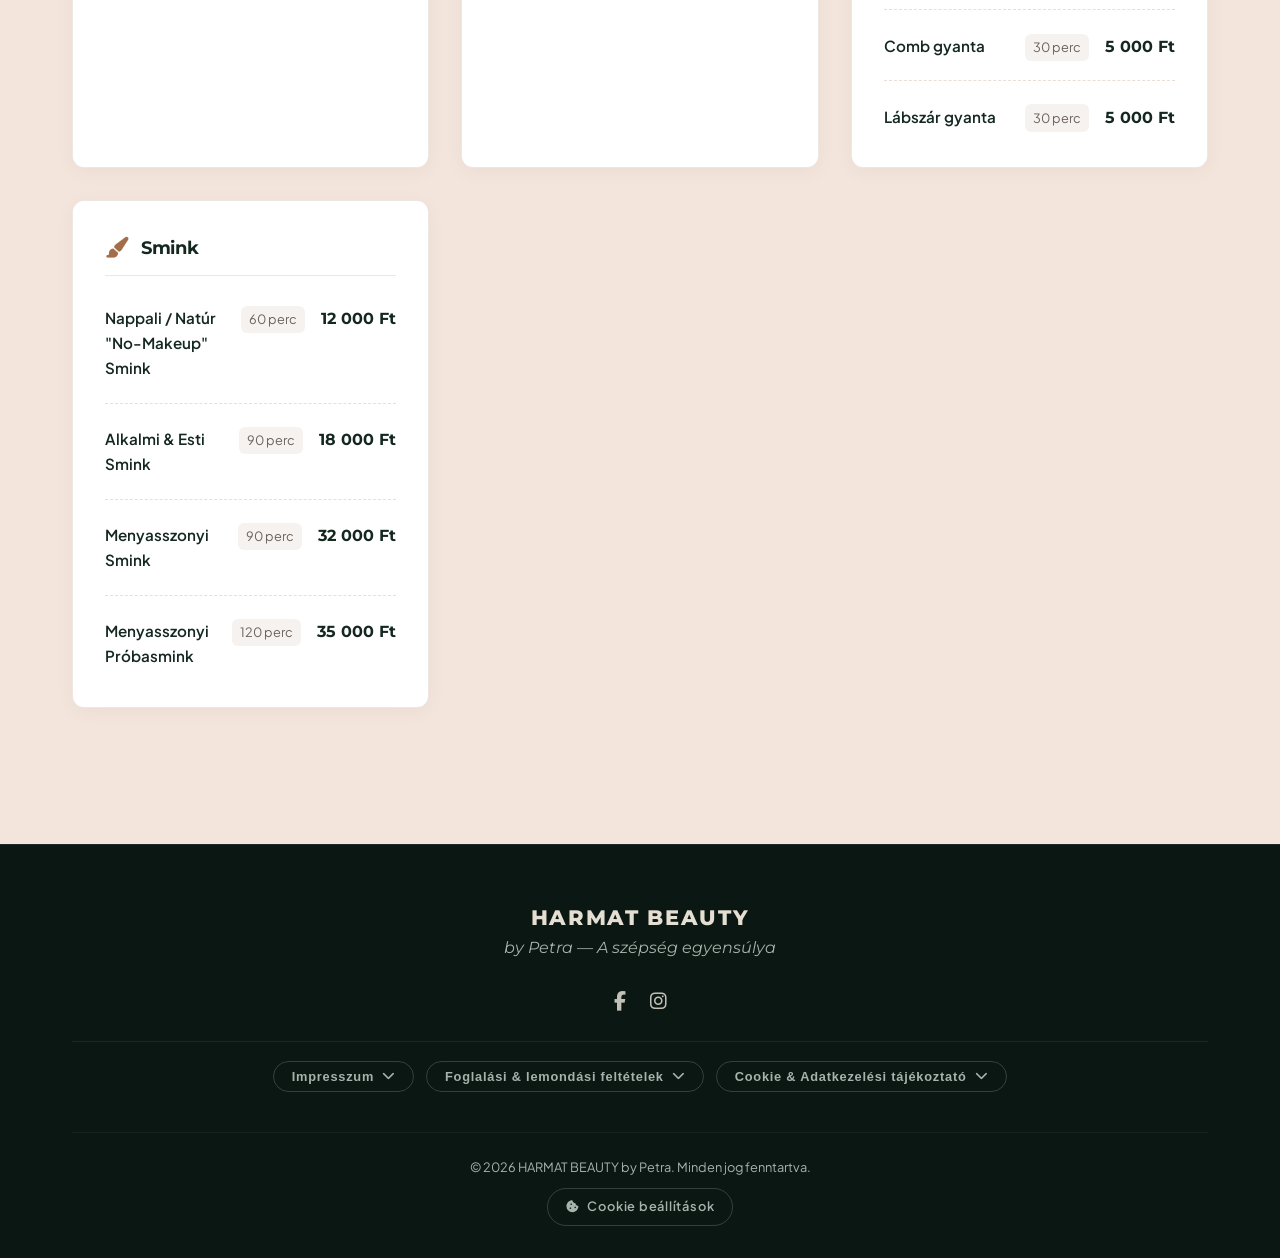
<file: arlista.html>
<!DOCTYPE html>
<html lang="hu">
<head>
<meta charset="UTF-8">
<meta name="viewport" content="width=device-width, initial-scale=1.0">
<title>Árlista | HARMAT BEAUTY by Petra</title>
<meta name="description" content="Harmat Beauty by Petra - Kozmetikai árlista: tisztító arckezelések, anti-aging, bőrmegújítás, gyantázás és smink szolgáltatások árai.">
<!-- Google Fonts -->
<link rel="preconnect" href="https://fonts.googleapis.com">
<link rel="preconnect" href="https://fonts.gstatic.com" crossorigin>
<link href="https://fonts.googleapis.com/css2?family=Alex+Brush&family=Cormorant+Garamond:ital,wght@0,300;0,400;0,500;0,600;0,700;1,300;1,400;1,500;1,600&family=Montserrat:wght@300;400;500;600;700;800;900&family=Plus+Jakarta+Sans:wght@300;400;500;600;700&display=swap" rel="stylesheet">
<!-- FontAwesome Icons -->
<link rel="stylesheet" href="https://cdnjs.cloudflare.com/ajax/libs/font-awesome/6.5.1/css/all.min.css">
<!-- Stylesheet -->
<link rel="stylesheet" href="styles.css">
<!-- Cookie Consent & Analytics (must load before page scripts) -->
<script src="consent.js"></script>
<style>
/* Page-specific sub-page styling */
.page-hero {
    padding: calc(var(--header-height) + 3.5rem) 2rem 4rem;
    text-align: center;
    background: radial-gradient(circle at 50% 50%, rgba(26, 54, 43, 0.75) 0%, var(--bg-primary) 80%);
    position: relative;
}

.page-hero-title {
    font-family: var(--font-heading);
    font-size: clamp(2rem, 5vw, 3.2rem);
    font-weight: 700;
    color: #e5dfd3;
    margin-bottom: 1rem;
}

.page-hero-subtitle {
    font-size: 1.05rem;
    color: var(--text-muted);
    max-width: 680px;
    margin: 0 auto 1.8rem auto;
    line-height: 1.7;
}

.category-nav-bar {
    display: flex;
    justify-content: center;
    gap: 0.8rem;
    flex-wrap: wrap;
    margin-top: 1.5rem;
}

.cat-nav-btn {
    padding: 0.55rem 1.1rem;
    background: rgba(255, 255, 255, 0.08);
    border: 1px solid rgba(255, 255, 255, 0.15);
    border-radius: 25px;
    color: #e5dfd3;
    font-size: 0.85rem;
    font-weight: 600;
    transition: var(--transition-fast);
    display: inline-flex;
    align-items: center;
    gap: 0.5rem;
}

.cat-nav-btn:hover {
    background: #e5dfd3;
    color: var(--bg-primary);
    transform: translateY(-2px);
}

.arlista-page-section {
    padding: 5rem 0 6rem;
    background-color: #F4E5DC;
}
</style>
</head>
<body>
<!-- Header / Navbar -->
<header class="site-header scrolled" id="navbar">
<div class="container header-container">
<a href="index.html#home" class="brand-logo">
  <span class="logo-harmat">HARMAT</span>
  <span class="logo-beauty">BEAUTY</span>
  <span class="logo-by-petra">by Petra</span>
</a>
<button class="mobile-menu-toggle" id="menuToggle" aria-label="Menü megnyitása">
<span></span>
<span></span>
<span></span>
</button>
<nav class="nav-menu" id="navMenu">
<ul class="nav-links">
<li><a href="index.html#home" class="nav-link" data-i18n="nav_home">Home</a></li>
<li><a href="index.html#szalon" class="nav-link" data-i18n="nav_salon">A szalon</a></li>
<li><a href="kezelesek.html" class="nav-link" data-i18n="nav_treatments">Kezelések</a></li>
<li><a href="arlista.html" class="nav-link active" data-i18n="nav_prices">Árlista</a></li>
<li><a href="idopontfoglalas.html" class="nav-link" data-i18n="nav_booking">Időpontfoglalás</a></li>
<li><a href="index.html#rolam" class="nav-link" data-i18n="nav_about">Rólam</a></li>
<li><a href="index.html#kapcsolat" class="nav-link" data-i18n="nav_contact">Kapcsolat</a></li>
</ul>
<div class="nav-socials">
<button type="button" class="lang-switch-btn" id="langSwitchBtn" onclick="toggleLanguage()" aria-label="Nyelvváltás / Switch Language">
<i class="fa-solid fa-globe"></i>
<span id="langBtnText">EN</span>
</button>
<a href="https://www.facebook.com/profile.php?id=100063218832190" target="_blank" rel="noopener noreferrer" aria-label="Facebook"><i class="fa-brands fa-facebook-f"></i></a>
<a href="https://www.instagram.com/harmat_beauty/" target="_blank" rel="noopener noreferrer" aria-label="Instagram"><i class="fa-brands fa-instagram"></i></a>
</div>
</nav>
</div>
</header>

<main>
<!-- Page Hero Banner -->
<section class="page-hero">
<div class="container">
<h1 class="page-hero-title" data-i18n="price_hero_title">Árlista</h1>
<div class="category-nav-bar">
<a href="index.html" class="cat-nav-btn" style="background:#e5dfd3; color:#142820;"><i class="fa-solid fa-arrow-left"></i> <span data-i18n="price_nav_back">Vissza a főoldalra</span></a>
</div>
</div>
<!-- Wave Transition to Content (#F4E5DC) -->
<div class="wave-divider wave-bottom">
<svg viewBox="0 0 1440 100" preserveAspectRatio="none" aria-hidden="true">
<path class="wave-fill-price" d="M0,45 C320,10 640,75 1080,45 C1260,30 1380,55 1440,60 L1440,100 L0,100 Z"></path>
<path class="wave-stroke-price" d="M0,45 C320,10 640,75 1080,45 C1260,30 1380,55 1440,60"></path>
</svg>
</div>
</section>
<!-- Árlista Details Section -->
<section class="section price-section arlista-page-section">
<div class="container">
<div class="price-tables-wrapper">
<div class="price-category-card" id="alap-tisztito">
  <div class="price-category-header"><i class="fa-solid fa-spa" aria-hidden="true"></i><h3 data-i18n="catalog_category_1">Alap- és Mélytisztító Kezelések</h3></div>
  <div class="price-items-list">
<div class="price-item">
  <div class="price-item-info"><span class="price-item-name" data-i18n="catalog_0_name">Személyre szabott bőrkonzultáció és bőrállapot-felmérés</span></div>
  <span class="price-item-duration" data-i18n="catalog_0_duration">40 perc</span>
  <span class="price-item-val">12 000 Ft</span>
</div>
<div class="price-item">
  <div class="price-item-info"><span class="price-item-name" data-i18n="catalog_1_name">Express Facial</span></div>
  <span class="price-item-duration" data-i18n="catalog_1_duration">40 perc</span>
  <span class="price-item-val">25 000 Ft</span>
</div>
<div class="price-item">
  <div class="price-item-info"><span class="price-item-name" data-i18n="catalog_2_name">Ever Green Tea</span></div>
  <span class="price-item-duration" data-i18n="catalog_2_duration">55 perc</span>
  <span class="price-item-val">25 000 Ft</span>
</div>
<div class="price-item">
  <div class="price-item-info"><span class="price-item-name" data-i18n="catalog_3_name">Ever Green Tea + tisztítás</span></div>
  <span class="price-item-duration" data-i18n="catalog_3_duration">70 perc</span>
  <span class="price-item-val">30 000 Ft</span>
</div>
<div class="price-item">
  <div class="price-item-info"><span class="price-item-name" data-i18n="catalog_4_name">Clarifying Acne</span></div>
  <span class="price-item-duration" data-i18n="catalog_4_duration">90 perc</span>
  <span class="price-item-val">30 000 Ft</span>
</div>
<div class="price-item">
  <div class="price-item-info"><span class="price-item-name" data-i18n="catalog_5_name">Gentlemen’s Cooling</span></div>
  <span class="price-item-duration" data-i18n="catalog_5_duration">50 perc</span>
  <span class="price-item-val">30 000 Ft</span>
</div>
  </div>
</div>
<div class="price-category-card" id="premium-antiaging">
  <div class="price-category-header"><i class="fa-solid fa-wand-magic-sparkles" aria-hidden="true"></i><h3 data-i18n="catalog_category_2">Prémium Bőrmegújítás &amp; Healthy Aging</h3></div>
  <div class="price-items-list">
<div class="price-item">
  <div class="price-item-info"><span class="price-item-name" data-i18n="catalog_6_name">Firming Peptide</span></div>
  <span class="price-item-duration" data-i18n="catalog_6_duration">70 perc</span>
  <span class="price-item-val">35 000 Ft</span>
</div>
<div class="price-item">
  <div class="price-item-info"><span class="price-item-name" data-i18n="catalog_7_name">Circadia Summer Cooling</span></div>
  <span class="price-item-duration" data-i18n="catalog_7_duration">60 perc</span>
  <span class="price-item-val">35 000 Ft</span>
</div>
<div class="price-item">
  <div class="price-item-info"><span class="price-item-name" data-i18n="catalog_8_name">Dream Facial</span></div>
  <span class="price-item-duration" data-i18n="catalog_8_duration">60 perc</span>
  <span class="price-item-val">40 000 Ft</span>
</div>
<div class="price-item">
  <div class="price-item-info"><span class="price-item-name" data-i18n="catalog_9_name">Luxe Lift Facial</span></div>
  <span class="price-item-duration" data-i18n="catalog_9_duration">60 perc</span>
  <span class="price-item-val">45 000 Ft</span>
</div>
<div class="price-item">
  <div class="price-item-info"><span class="price-item-name" data-i18n="catalog_10_name">SWICH</span></div>
  <span class="price-item-duration" data-i18n="catalog_10_duration">70 perc</span>
  <span class="price-item-val">60 000 Ft</span>
</div>
<div class="price-item">
  <div class="price-item-info"><span class="price-item-name" data-i18n="catalog_11_name">C2O2 Facial</span></div>
  <span class="price-item-duration" data-i18n="catalog_11_duration">50 perc</span>
  <span class="price-item-val">60 000 Ft</span>
</div>
<div class="price-item">
  <div class="price-item-info"><span class="price-item-name" data-i18n="catalog_12_name">Fasciális Arcterápia</span></div>
  <span class="price-item-duration" data-i18n="catalog_12_duration">60 perc</span>
  <span class="price-item-val">30 000 Ft</span>
</div>
  </div>
</div>
<div class="price-category-card" id="kiegeszito-gyantazas">
  <div class="price-category-header"><i class="fa-solid fa-eye" aria-hidden="true"></i><h3 data-i18n="catalog_category_3">Kiegészítő Szolgáltatások &amp; Gyantázás</h3></div>
  <div class="price-items-list">
  <p class="price-item-desc" data-i18n="catalog_discount">Csomagkedvezmény: szempilla + szemöldök vagy 2 testtáj gyantázás esetén 10%</p>
<div class="price-item">
  <div class="price-item-info"><span class="price-item-name" data-i18n="catalog_13_name">Szemöldök styling</span></div>
  <span class="price-item-duration" data-i18n="catalog_13_duration">30 perc</span>
  <span class="price-item-val">7 000 Ft</span>
</div>
<div class="price-item">
  <div class="price-item-info"><span class="price-item-name" data-i18n="catalog_14_name">Szemöldök styling + festés</span></div>
  <span class="price-item-duration" data-i18n="catalog_14_duration">50 perc</span>
  <span class="price-item-val">10 000 Ft</span>
</div>
<div class="price-item">
  <div class="price-item-info"><span class="price-item-name" data-i18n="catalog_15_name">Szemöldök styling + laminálás</span></div>
  <span class="price-item-duration" data-i18n="catalog_15_duration">50 perc</span>
  <span class="price-item-val">13 000 Ft</span>
</div>
<div class="price-item">
  <div class="price-item-info"><span class="price-item-name" data-i18n="catalog_16_name">Szemöldök styling + laminálás + festés</span></div>
  <span class="price-item-duration" data-i18n="catalog_16_duration">70 perc</span>
  <span class="price-item-val">16 000 Ft</span>
</div>
<div class="price-item">
  <div class="price-item-info"><span class="price-item-name" data-i18n="catalog_17_name">Szempillafestés</span></div>
  <span class="price-item-duration" data-i18n="catalog_17_duration">30 perc</span>
  <span class="price-item-val">5 000 Ft</span>
</div>
<div class="price-item">
  <div class="price-item-info"><span class="price-item-name" data-i18n="catalog_18_name">Koreai szempilla lifting</span></div>
  <span class="price-item-duration" data-i18n="catalog_18_duration">60 perc</span>
  <span class="price-item-val">13 000 Ft</span>
</div>
<div class="price-item">
  <div class="price-item-info"><span class="price-item-name" data-i18n="catalog_19_name">Koreai szempilla lifting + festés</span></div>
  <span class="price-item-duration" data-i18n="catalog_19_duration">70 perc</span>
  <span class="price-item-val">16 000 Ft</span>
</div>
<div class="price-item">
  <div class="price-item-info"><span class="price-item-name" data-i18n="catalog_20_name">Alkar gyanta</span></div>
  <span class="price-item-duration" data-i18n="catalog_20_duration">30 perc</span>
  <span class="price-item-val">5 000 Ft</span>
</div>
<div class="price-item">
  <div class="price-item-info"><span class="price-item-name" data-i18n="catalog_21_name">Bajusz gyanta</span></div>
  <span class="price-item-duration" data-i18n="catalog_21_duration">15 perc</span>
  <span class="price-item-val">3 500 Ft</span>
</div>
<div class="price-item">
  <div class="price-item-info"><span class="price-item-name" data-i18n="catalog_22_name">Bikinivonal gyanta</span></div>
  <span class="price-item-duration" data-i18n="catalog_22_duration">30 perc</span>
  <span class="price-item-val">4 500 Ft</span>
</div>
<div class="price-item">
  <div class="price-item-info"><span class="price-item-name" data-i18n="catalog_23_name">Hónalj gyanta</span></div>
  <span class="price-item-duration" data-i18n="catalog_23_duration">30 perc</span>
  <span class="price-item-val">4 500 Ft</span>
</div>
<div class="price-item">
  <div class="price-item-info"><span class="price-item-name" data-i18n="catalog_24_name">Comb gyanta</span></div>
  <span class="price-item-duration" data-i18n="catalog_24_duration">30 perc</span>
  <span class="price-item-val">5 000 Ft</span>
</div>
<div class="price-item">
  <div class="price-item-info"><span class="price-item-name" data-i18n="catalog_25_name">Lábszár gyanta</span></div>
  <span class="price-item-duration" data-i18n="catalog_25_duration">30 perc</span>
  <span class="price-item-val">5 000 Ft</span>
</div>
  </div>
</div>
<div class="price-category-card" id="smink">
  <div class="price-category-header"><i class="fa-solid fa-paintbrush" aria-hidden="true"></i><h3 data-i18n="catalog_category_4">Smink</h3></div>
  <div class="price-items-list">
<div class="price-item">
  <div class="price-item-info"><span class="price-item-name" data-i18n="catalog_26_name">Nappali / Natúr "No-Makeup" Smink</span></div>
  <span class="price-item-duration" data-i18n="catalog_26_duration">60 perc</span>
  <span class="price-item-val">12 000 Ft</span>
</div>
<div class="price-item">
  <div class="price-item-info"><span class="price-item-name" data-i18n="catalog_27_name">Alkalmi &amp; Esti Smink</span></div>
  <span class="price-item-duration" data-i18n="catalog_27_duration">90 perc</span>
  <span class="price-item-val">18 000 Ft</span>
</div>
<div class="price-item">
  <div class="price-item-info"><span class="price-item-name" data-i18n="catalog_28_name">Menyasszonyi Smink</span></div>
  <span class="price-item-duration" data-i18n="catalog_28_duration">90 perc</span>
  <span class="price-item-val">32 000 Ft</span>
</div>
<div class="price-item">
  <div class="price-item-info"><span class="price-item-name" data-i18n="catalog_29_name">Menyasszonyi Próbasmink</span></div>
  <span class="price-item-duration" data-i18n="catalog_29_duration">120 perc</span>
  <span class="price-item-val">35 000 Ft</span>
</div>
  </div>
</div>
</div>
</div>
</section>
</main>
<!-- Footer -->
<footer class="site-footer">
<div class="container footer-container">
<div class="footer-brand">
<div class="footer-logo">HARMAT BEAUTY</div>
<p class="footer-sub" data-i18n="footer_sub">by Petra — A szépség egyensúlya</p>
</div>
<div class="footer-socials">
<a href="https://www.facebook.com/profile.php?id=100063218832190" target="_blank" rel="noopener noreferrer" aria-label="Facebook"><i class="fa-brands fa-facebook-f"></i></a>
<a href="https://www.instagram.com/harmat_beauty/" target="_blank" rel="noopener noreferrer" aria-label="Instagram"><i class="fa-brands fa-instagram"></i></a>
</div>
<!-- Footer legal toggles -->
<div class="footer-legal-row">
<div class="footer-impresszum">
<button class="impresszum-toggle" onclick="this.parentElement.classList.toggle('open')" aria-expanded="false">
    <span data-i18n="footer_impresszum_btn">Impresszum</span> <i class="fa-solid fa-chevron-down"></i>
</button>
<div class="impresszum-body">
    <h4 data-i18n="footer_impresszum_title">Impresszum</h4>
    <p><strong data-i18n="footer_impresszum_website_name_label">A honlap neve:</strong> HARMAT BEAUTY by Petra</p>
    <p><strong data-i18n="footer_impresszum_website_url_label">A honlap címe:</strong> www.harmatbeautybypetra.hu</p>
    <p><strong data-i18n="footer_impresszum_operator_label">A honlap üzemeltetője:</strong> <span data-i18n="footer_impresszum_operator_val">Solti-Porszász Petra egyéni vállalkozó</span></p>
    <p><strong data-i18n="footer_impresszum_hq_label">Székhely:</strong> 1183 Budapest Teleki utca 73b</p>
    <p><strong data-i18n="footer_impresszum_salon_label">A kozmetika címe:</strong> <span data-i18n="footer_impresszum_salon_val">[a vendégeket fogadó hely címe]</span></p>
    <p><strong data-i18n="footer_impresszum_email_label">E-mail:</strong> <a href="mailto:harmatbeautypetra@gmail.com">harmatbeautypetra@gmail.com</a></p>
    <p><strong data-i18n="footer_impresszum_phone_label">Telefon:</strong> <a href="tel:+36308179093">+36 30 817 9093</a></p>
    <p><strong data-i18n="footer_impresszum_reg_label">Nyilvántartási szám:</strong> <span data-i18n="footer_impresszum_reg_val">[egyéni vállalkozói nyilvántartási szám]</span></p>
    <p><strong data-i18n="footer_impresszum_reg_auth_label">Nyilvántartást vezető hatóság:</strong> <span data-i18n="footer_impresszum_reg_auth_val">[hatóság neve]</span></p>
    <p><strong data-i18n="footer_impresszum_tax_label">Adószám:</strong> <span data-i18n="footer_impresszum_tax_val">[adószám]</span></p>
</div>
</div>
<div class="footer-impresszum">
<button class="impresszum-toggle" onclick="this.parentElement.classList.toggle('open')" aria-expanded="false">
    <span data-i18n="footer_booking_btn">Foglalási &amp; lemondási feltételek</span> <i class="fa-solid fa-chevron-down"></i>
</button>
<div class="impresszum-body">
    <h4 data-i18n="footer_booking_title">Foglalási és lemondási feltételek</h4>
    <p><strong data-i18n="footer_booking_h_appointment">Időpontfoglalás</strong></p>
    <p data-i18n="footer_booking_p1">Kezelésre a foglaló alkalmazáson keresztül tudsz időpontot kérni. A foglalás akkor végleges, amikor megkapod róla a visszaigazolást. Kérlek, olyan elérhetőséget adj meg, amelyen szükség esetén kapcsolatba tudok lépni veled.</p>
    <p data-i18n="footer_booking_p2">Ha nem tudod, melyik kezelés lenne megfelelő számodra, írj nekem foglalás előtt, és segítek választani. Az első alkalommal a kezelés megkezdése előtt átbeszéljük a bőröd állapotát és az esetleges ellenjavallatokat. Ha a választott kezelés nem lenne megfelelő, közösen egyeztetünk más lehetőségről.</p>
    <p><strong data-i18n="footer_booking_h_cancel">Időpont módosítása és lemondása</strong></p>
    <p data-i18n="footer_booking_p3">Ha mégsem jó az időpontod, kérlek, lehetőség szerint <strong>legalább 24 órával a kezelés előtt</strong> módosítsd vagy mondd le a foglaló alkalmazásban, vagy jelezd nekem a <a href="tel:+36308179093">+36 30 817 9093</a> telefonszámon. Így az időpontot más vendég számára is elérhetővé tudom tenni.</p>
    <p data-i18n="footer_booking_p4">Ha megbetegszel vagy váratlan helyzet adódik, kérlek, akkor is szólj, amint tudsz. A lemondásért jelenleg nem számítok fel díjat.</p>
    <p><strong data-i18n="footer_booking_h_late">Késés</strong></p>
    <p data-i18n="footer_booking_p5">Ha késel, kérlek, jelezd telefonon. A következő vendég időpontja miatt előfordulhat, hogy a kezelés idejét rövidítenünk kell, vagy új időpontot szükséges egyeztetnünk. Erről minden esetben egyeztetünk.</p>
    <p><strong data-i18n="footer_booking_h_change">Ha nekem kell módosítanom</strong></p>
    <p data-i18n="footer_booking_p6">Ha váratlan okból én nem tudom megtartani az időpontodat, a lehető leghamarabb értesítelek, és új időpontot ajánlok.</p>
    <p style="margin-top:0.8rem;"><span data-i18n="footer_booking_closing">Köszönöm, hogy figyelsz a lefoglalt időpontra – várlak szeretettel!</span><br><strong>Petra</strong><br>HARMAT BEAUTY by Petra</p>
</div>
</div>
<div class="footer-impresszum">
<button class="impresszum-toggle" onclick="this.parentElement.classList.toggle('open')" aria-expanded="false">
    <span data-i18n="footer_cookie_btn">Cookie &amp; Adatkezelési tájékoztató</span> <i class="fa-solid fa-chevron-down"></i>
</button>
<div class="impresszum-body">
    <h4 data-i18n="footer_cookie_title">Cookie &amp; Adatkezelési tájékoztató</h4>

    <p><strong data-i18n="footer_cookie_h_controller">Az adatkezelő</strong></p>
    <p><span data-i18n="footer_cookie_controller_p">Solti-Porszász Petra egyéni vállalkozó („HARMAT BEAUTY by Petra")</span><br>
    E-mail: <a href="mailto:harmatbeautypetra@gmail.com">harmatbeautypetra@gmail.com</a> &nbsp;·&nbsp; Tel.: <a href="tel:+36308179093">+36 30 817 9093</a></p>

    <p><strong data-i18n="footer_cookie_h_necessary">Szükséges sütik</strong></p>
    <p data-i18n="footer_cookie_necessary_p">A weboldal helyes működéséhez elengedhetetlen sütiket minden esetben alkalmazunk. Ide tartozik a nyelvi beállítás (<code>hb_lang</code>, <code>hb_lang_v2</code>) és a cookie-hozzájárulás (<code>hb_cookie_consent</code>) tárolása. Ezek a böngésző localStorage-ban kerülnek mentésre, személyes adatot nem tartalmaznak, és a böngészőadatok törlésekor automatikusan megszűnnek.</p>

    <p><strong data-i18n="footer_cookie_h_analytics">Statisztikai sütik (Google Analytics 4)</strong></p>
    <table style="width:100%; border-collapse:collapse; font-size:0.78rem; color:rgba(229,223,211,0.65); margin-top:0.4rem;">
        <tr style="border-bottom:1px solid rgba(255,255,255,0.08);">
            <td style="padding:0.4rem 0.6rem 0.4rem 0; font-weight:600; color:#e5dfd3; white-space:nowrap;" data-i18n="footer_cookie_col_name">Cookie neve</td>
            <td style="padding:0.4rem 0;"><code>_ga</code>, <code>_ga_P7LZZRL57Z</code></td>
        </tr>
        <tr style="border-bottom:1px solid rgba(255,255,255,0.08);">
            <td style="padding:0.4rem 0.6rem 0.4rem 0; font-weight:600; color:#e5dfd3; white-space:nowrap;" data-i18n="footer_cookie_col_provider">Szolgáltató</td>
            <td style="padding:0.4rem 0;" data-i18n="footer_cookie_provider_val">Google Ireland Limited, Gordon House, Barrow Street, Dublin 4, Írország</td>
        </tr>
        <tr style="border-bottom:1px solid rgba(255,255,255,0.08);">
            <td style="padding:0.4rem 0.6rem 0.4rem 0; font-weight:600; color:#e5dfd3; white-space:nowrap;" data-i18n="footer_cookie_col_purpose">Cél</td>
            <td style="padding:0.4rem 0;" data-i18n="footer_cookie_purpose_val">Névtelen látogatói statisztikák gyűjtése: megtekintett oldalak, munkamenet hossza, forgalmi forrás. Személyes adat (név, e-mail, egészségügyi adat, felhasználói azonosító) nem kerül a Google felé továbbításra.</td>
        </tr>
        <tr style="border-bottom:1px solid rgba(255,255,255,0.08);">
            <td style="padding:0.4rem 0.6rem 0.4rem 0; font-weight:600; color:#e5dfd3; white-space:nowrap;" data-i18n="footer_cookie_col_retention">Megőrzés</td>
            <td style="padding:0.4rem 0;" data-i18n="footer_cookie_retention_val"><code>_ga</code> — 2 év &nbsp;·&nbsp; <code>_ga_*</code> — 2 év</td>
        </tr>
        <tr style="border-bottom:1px solid rgba(255,255,255,0.08);">
            <td style="padding:0.4rem 0.6rem 0.4rem 0; font-weight:600; color:#e5dfd3; white-space:nowrap;" data-i18n="footer_cookie_col_legal">Jogalap</td>
            <td style="padding:0.4rem 0;" data-i18n="footer_cookie_legal_val">Hozzájárulás — GDPR 6. cikk (1) bek. a) pont</td>
        </tr>
        <tr style="border-bottom:1px solid rgba(255,255,255,0.08);">
            <td style="padding:0.4rem 0.6rem 0.4rem 0; font-weight:600; color:#e5dfd3; white-space:nowrap;" data-i18n="footer_cookie_col_transfer">Adattovábbítás</td>
            <td style="padding:0.4rem 0;" data-i18n="footer_cookie_transfer_val">USA — Google LLC, standard szerződéses záradékok (SCC) alapján</td>
        </tr>
        <tr>
            <td style="padding:0.4rem 0.6rem 0.4rem 0; font-weight:600; color:#e5dfd3; white-space:nowrap;" data-i18n="footer_cookie_col_withdraw">Hozzájárulás visszavonása</td>
            <td style="padding:0.4rem 0;" data-i18n="footer_cookie_withdraw_val">Bármikor, az oldal láblécében található „Cookie beállítások" linkre kattintva. Visszavonás esetén a statisztikai sütik azonnal törlődnek.</td>
        </tr>
    </table>

    <p style="margin-top:1rem;"><strong data-i18n="footer_cookie_h_rights">Érintetti jogok</strong></p>
    <p data-i18n="footer_cookie_rights_p">A GDPR alapján jogod van hozzáférni az adataidhoz, kérni azok törlését, hordozhatóságát, valamint panaszt tenni a Nemzeti Adatvédelmi és Információszabadság Hatóságnál (NAIH, <a href="https://www.naih.hu" target="_blank" rel="noopener noreferrer">www.naih.hu</a>). Adatkezeléssel kapcsolatos kérdésekkel fordulj hozzám az <a href="mailto:harmatbeautypetra@gmail.com">harmatbeautypetra@gmail.com</a> címen.</p>

    <p style="margin-top:0.8rem; font-size:0.75rem; color:rgba(229,223,211,0.4);" data-i18n="footer_cookie_updated">Utolsó frissítés: 2025. január</p>
</div>
</div>
</div>
<div class="footer-copy">
<p>&copy; <span id="currentYear"></span> <span data-i18n="footer_rights">HARMAT BEAUTY by Petra. Minden jog fenntartva.</span></p>
<p style="margin-top:0.6rem;">
  <a href="#" class="hb-cookie-settings-link hb-open-cookie-settings"><i class="fa-solid fa-cookie-bite"></i> Cookie beállítások</a>
</p>
</div>
</div>
</footer>

<!-- Cookie Consent Banner -->
<div id="hb-cookie-banner" hidden aria-live="polite" role="region" aria-label="Cookie hozzájárulás">
  <div class="hb-cookie-inner">
    <div id="hb-cookie-simple">
      <p class="hb-cookie-text"><strong data-i18n="cookie_title">Sütik (cookie-k) kezelése</strong><br>
        <span data-i18n="cookie_intro">Az oldal működéséhez szükséges sütiket minden esetben használjuk. Statisztikai célú (Google Analytics) sütiket csak a te hozzájárulásoddal alkalmazunk — személyes adatot (nevet, e-mail-t, egészségügyi adatot) nem küldünk.</span></p>
      <div class="hb-cookie-actions">
        <button id="hb-btn-accept" class="hb-btn hb-btn-primary" data-i18n="cookie_btn_accept">Összes elfogadása</button>
        <button id="hb-btn-reject" class="hb-btn hb-btn-outline" data-i18n="cookie_btn_reject">Csak szükségesek</button>
        <button id="hb-btn-settings" class="hb-btn hb-btn-outline" data-i18n="cookie_btn_settings">Beállítások</button>
      </div>
    </div>
    <div id="hb-cookie-detail" hidden>
      <p class="hb-detail-title" data-i18n="cookie_settings_title">Cookie beállítások</p>
      <p class="hb-detail-desc" data-i18n="cookie_settings_desc">Az alábbi kategóriák közül választhatod ki, melyeket engedélyezed. A szükséges sütik nem kapcsolhatók ki.</p>
      <div class="hb-cookie-row">
        <div class="hb-cookie-row-info">
          <strong data-i18n="cookie_necessary_title">Szükséges sütik</strong>
          <span data-i18n="cookie_necessary_desc">A weboldal helyes működéséhez elengedhetetlen sütik (pl. nyelvi beállítás, cookie-hozzájárulás tárolása). Személyes adatot nem rögzítenek.</span>
        </div>
        <span class="hb-always-on" data-i18n="cookie_always_on">Mindig bekapcsolt</span>
      </div>
      <div class="hb-cookie-row">
        <div class="hb-cookie-row-info">
          <strong data-i18n="cookie_analytics_title">Statisztikai sütik (Google Analytics)</strong>
          <span data-i18n="cookie_analytics_desc">Névtelen látogatói statisztikák gyűjtése (Google Analytics 4). Segítenek megérteni, hogyan használják a látogatók az oldalt. Nevet, e-mail-t vagy egyéb személyes adatot nem küldenek a Google felé.</span>
        </div>
        <div class="hb-toggle-wrap">
          <label class="hb-toggle" aria-label="Statisztikai sütik engedélyezése">
            <input type="checkbox" id="hb-analytics-toggle">
            <span class="hb-toggle-track"></span>
          </label>
        </div>
      </div>
      <div class="hb-detail-footer">
        <button id="hb-btn-withdraw" class="hb-btn hb-btn-outline" data-i18n="cookie_btn_withdraw">Hozzájárulás visszavonása</button>
        <button id="hb-btn-back" class="hb-btn hb-btn-outline" data-i18n="cookie_btn_back">Vissza</button>
        <button id="hb-btn-save" class="hb-btn hb-btn-primary" data-i18n="cookie_btn_save">Mentés</button>
      </div>
      <p id="hb-withdraw-confirm" hidden data-i18n="cookie_withdraw_confirm">✓ Hozzájárulásod visszavontuk, és az analitikai sütiket töröltük.</p>
    </div>
  </div>
</div>

<!-- JavaScript Translations & App Logic -->
<script src="translations.js"></script>
<script src="app.js"></script>
</body>
</html>
</file>
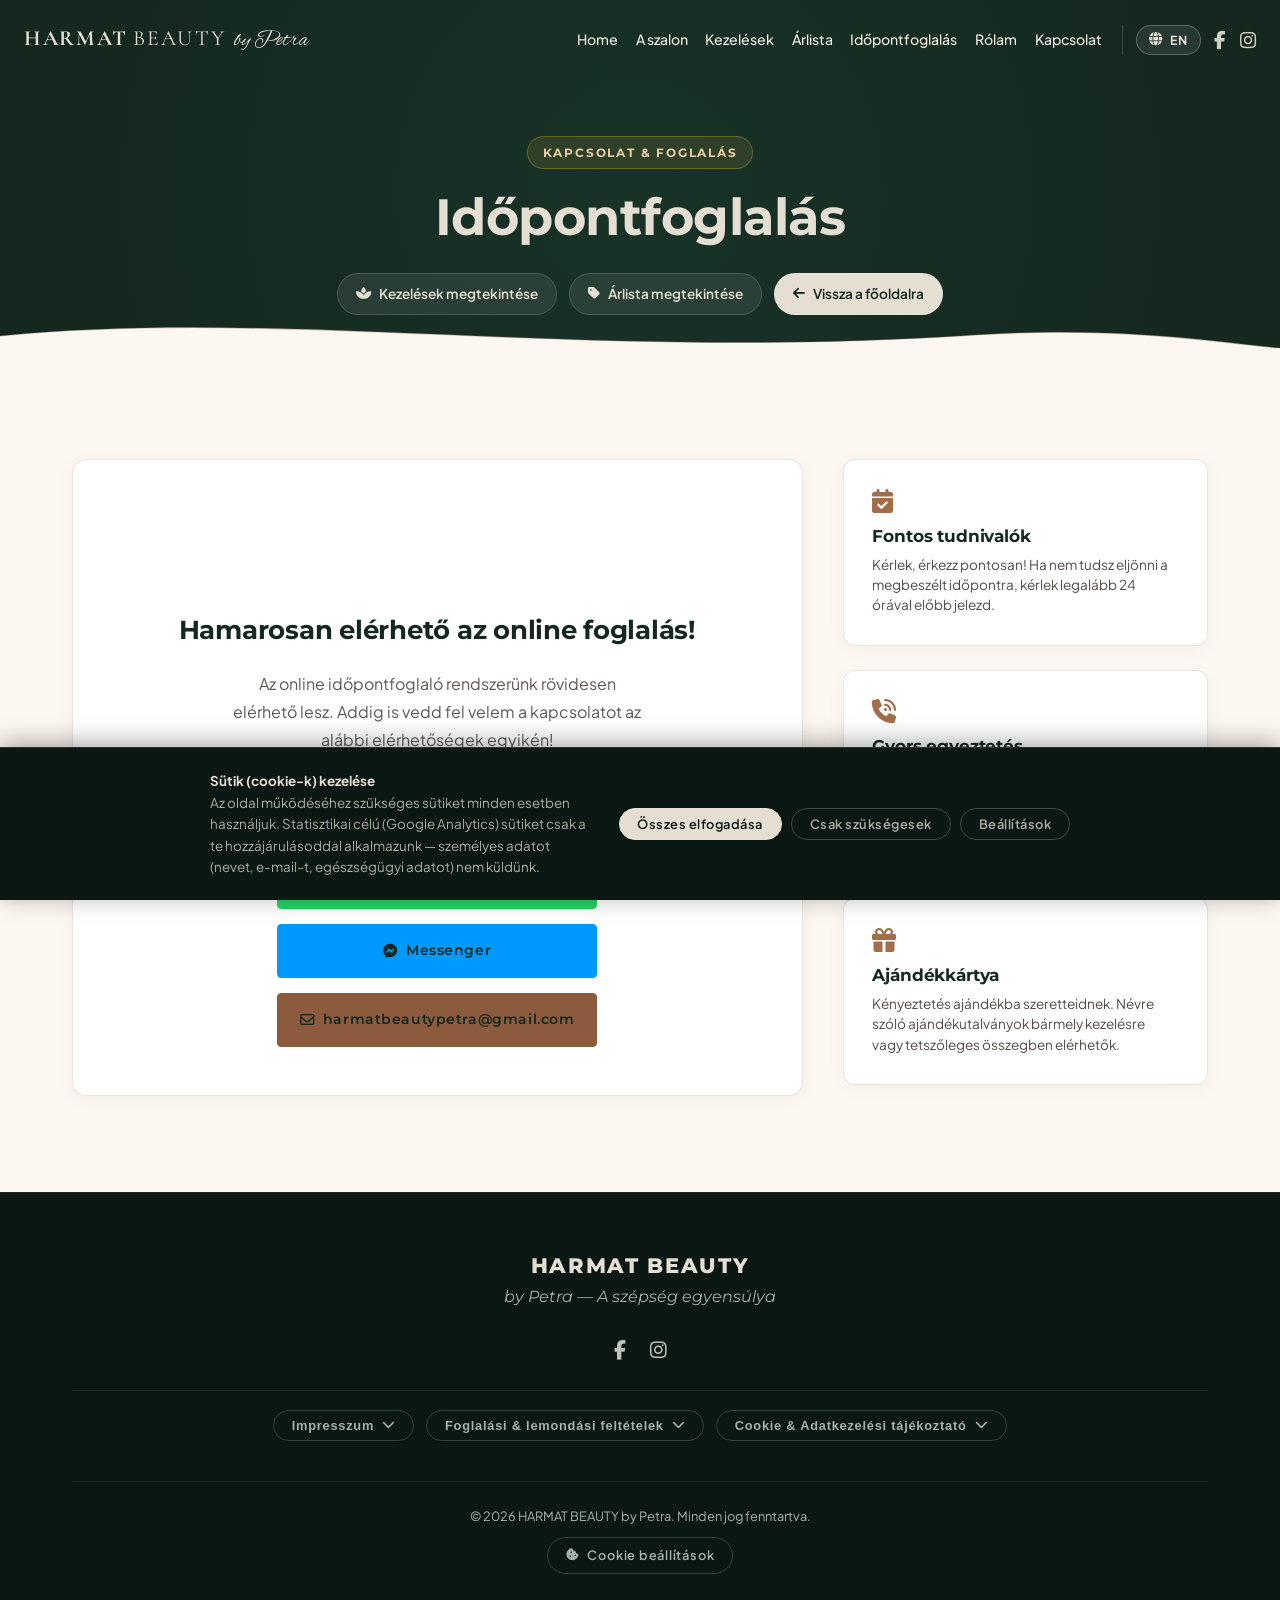
<file: idopontfoglalas.html>
<!DOCTYPE html>
<html lang="hu">
<head>
<meta charset="UTF-8">
<meta name="viewport" content="width=device-width, initial-scale=1.0">
<title>Időpontfoglalás | HARMAT BEAUTY by Petra</title>
<meta name="description" content="Harmat Beauty by Petra - Kérj időpontot kozmetikai kezelésre kényelmesen online űrlapon keresztül vagy telefonon.">
<!-- Google Fonts -->
<link rel="preconnect" href="https://fonts.googleapis.com">
<link rel="preconnect" href="https://fonts.gstatic.com" crossorigin>
<link href="https://fonts.googleapis.com/css2?family=Alex+Brush&family=Cormorant+Garamond:ital,wght@0,300;0,400;0,500;0,600;0,700;1,300;1,400;1,500;1,600&family=Montserrat:wght@300;400;500;600;700;800;900&family=Plus+Jakarta+Sans:wght@300;400;500;600;700&display=swap" rel="stylesheet">
<!-- FontAwesome Icons -->
<link rel="stylesheet" href="https://cdnjs.cloudflare.com/ajax/libs/font-awesome/6.5.1/css/all.min.css">
<!-- Stylesheet -->
<link rel="stylesheet" href="styles.css">
<!-- Cookie Consent & Analytics (must load before page scripts) -->
<script src="consent.js"></script>
<style>
/* Page-specific sub-page styling */
.page-hero {
    padding: calc(var(--header-height) + 3.5rem) 2rem 4rem;
    text-align: center;
    background: radial-gradient(circle at 50% 50%, rgba(26, 54, 43, 0.75) 0%, var(--bg-primary) 80%);
    position: relative;
}

.page-hero-title {
    font-family: var(--font-heading);
    font-size: clamp(2rem, 5vw, 3.2rem);
    font-weight: 700;
    color: #e5dfd3;
    margin-bottom: 1rem;
}

.page-hero-subtitle {
    font-size: 1.05rem;
    color: var(--text-muted);
    max-width: 680px;
    margin: 0 auto 1.8rem auto;
    line-height: 1.7;
}

.category-nav-bar {
    display: flex;
    justify-content: center;
    gap: 0.8rem;
    flex-wrap: wrap;
    margin-top: 1.5rem;
}

.cat-nav-btn {
    padding: 0.55rem 1.1rem;
    background: rgba(255, 255, 255, 0.08);
    border: 1px solid rgba(255, 255, 255, 0.15);
    border-radius: 25px;
    color: #e5dfd3;
    font-size: 0.85rem;
    font-weight: 600;
    transition: var(--transition-fast);
    display: inline-flex;
    align-items: center;
    gap: 0.5rem;
}

.cat-nav-btn:hover {
    background: #e5dfd3;
    color: var(--bg-primary);
    transform: translateY(-2px);
}

.idopont-page-section {
    padding: 5rem 0 6rem;
    background-color: #FDF7F2;
}
</style>
</head>
<body>
<!-- Header / Navbar -->
<header class="site-header scrolled" id="navbar">
<div class="container header-container">
<a href="index.html#home" class="brand-logo">
  <span class="logo-harmat">HARMAT</span>
  <span class="logo-beauty">BEAUTY</span>
  <span class="logo-by-petra">by Petra</span>
</a>
<button class="mobile-menu-toggle" id="menuToggle" aria-label="Menü megnyitása">
<span></span>
<span></span>
<span></span>
</button>
<nav class="nav-menu" id="navMenu">
<ul class="nav-links">
<li><a href="index.html#home" class="nav-link" data-i18n="nav_home">Home</a></li>
<li><a href="index.html#szalon" class="nav-link" data-i18n="nav_salon">A szalon</a></li>
<li><a href="kezelesek.html" class="nav-link" data-i18n="nav_treatments">Kezelések</a></li>
<li><a href="arlista.html" class="nav-link" data-i18n="nav_prices">Árlista</a></li>
<li><a href="idopontfoglalas.html" class="nav-link active" data-i18n="nav_booking">Időpontfoglalás</a></li>
<li><a href="index.html#rolam" class="nav-link" data-i18n="nav_about">Rólam</a></li>
<li><a href="index.html#kapcsolat" class="nav-link" data-i18n="nav_contact">Kapcsolat</a></li>
</ul>
<div class="nav-socials">
<button type="button" class="lang-switch-btn" id="langSwitchBtn" onclick="toggleLanguage()" aria-label="Nyelvváltás / Switch Language">
<i class="fa-solid fa-globe"></i>
<span id="langBtnText">EN</span>
</button>
<a href="https://www.facebook.com/profile.php?id=100063218832190" target="_blank" rel="noopener noreferrer" aria-label="Facebook"><i class="fa-brands fa-facebook-f"></i></a>
<a href="https://www.instagram.com/harmat_beauty/" target="_blank" rel="noopener noreferrer" aria-label="Instagram"><i class="fa-brands fa-instagram"></i></a>
</div>
</nav>
</div>
</header>

<main>
<!-- Page Hero Banner -->
<section class="page-hero">
<div class="container">
<span class="section-badge" data-i18n="book_hero_badge">KAPCSOLAT & FOGLALÁS</span>
<h1 class="page-hero-title" data-i18n="book_hero_title">Időpontfoglalás</h1>
<div class="category-nav-bar">
<a href="kezelesek.html" class="cat-nav-btn"><i class="fa-solid fa-spa"></i> <span data-i18n="book_nav_treatments">Kezelések megtekintése</span></a>
<a href="arlista.html" class="cat-nav-btn"><i class="fa-solid fa-tag"></i> <span data-i18n="book_nav_prices">Árlista megtekintése</span></a>
<a href="index.html" class="cat-nav-btn" style="background:#e5dfd3; color:#142820;"><i class="fa-solid fa-arrow-left"></i> <span data-i18n="book_nav_back">Vissza a főoldalra</span></a>
</div>
</div>
<!-- Wave Transition to Content (#FDF7F2) -->
<div class="wave-divider wave-bottom">
<svg viewBox="0 0 1440 100" preserveAspectRatio="none" aria-hidden="true">
<path class="wave-fill-booking" d="M0,45 C320,10 640,75 1080,45 C1260,30 1380,55 1440,60 L1440,100 L0,100 Z"></path>
<path class="wave-stroke-booking" d="M0,45 C320,10 640,75 1080,45 C1260,30 1380,55 1440,60"></path>
</svg>
</div>
</section>

<!-- Időpontfoglalás (Appointments / Booking) Section -->
<section class="section booking-section idopont-page-section" id="foglalas">
<div class="container">
<div class="booking-wrapper">
<div class="booking-form-card" style="display:flex; flex-direction:column; align-items:center; justify-content:center; text-align:center; padding: 3rem 2rem; gap: 1.5rem;">
    <div style="font-size: 2.8rem; color: #8c5b3e; margin-bottom: 0.5rem;">
        <i class="fa-regular fa-calendar-clock"></i>
    </div>
    <h3 style="font-family: var(--font-heading); font-size: 1.6rem; color: #142820; margin: 0;" data-i18n="book_coming_soon_title">Hamarosan elérhető az online foglalás!</h3>
    <p style="color: #605751; line-height: 1.75; max-width: 420px; margin: 0;" data-i18n="book_coming_soon_p">
        Az online időpontfoglaló rendszer rövidesen elérhető lesz. Addig is vedd fel velem a kapcsolatot az alábbi elérhetőségek egyikén!
    </p>
    <div style="display:flex; flex-direction:column; gap: 0.9rem; width: 100%; max-width: 320px; margin-top: 0.5rem;">
        <a href="tel:+36308179093" class="btn btn-primary btn-block">
            <i class="fa-solid fa-phone"></i> +36 30 817 9093
        </a>
        <a href="https://wa.me/36308179093" target="_blank" rel="noopener noreferrer" class="btn btn-primary btn-block" style="background-color: #25D366; border-color: #25D366;">
            <i class="fa-brands fa-whatsapp"></i> WhatsApp
        </a>
        <a href="https://m.me/100063218832190" target="_blank" rel="noopener noreferrer" class="btn btn-primary btn-block" style="background-color: #0099FF; border-color: #0099FF;">
            <i class="fa-brands fa-facebook-messenger"></i> Messenger
        </a>
        <a href="mailto:harmatbeautypetra@gmail.com" class="btn btn-primary btn-block" style="background-color: #8c5b3e; border-color: #8c5b3e;">
            <i class="fa-regular fa-envelope"></i> harmatbeautypetra@gmail.com
        </a>
    </div>
</div>
<div class="booking-info-sidebar">
<div class="info-box">
<i class="fa-solid fa-calendar-check"></i>
<h4 data-i18n="book_sidebar_info_title">Fontos tudnivalók</h4>
<p data-i18n="book_sidebar_info_p">Kérlek, érkezz pontosan! Ha nem tudsz eljönni a megbeszélt időpontra, kérlek legalább 24 órával előbb jelezd.</p>
</div>
<div class="info-box">
<i class="fa-solid fa-phone-volume"></i>
<h4 data-i18n="book_sidebar_phone_title">Gyors egyeztetés</h4>
<p data-i18n="book_sidebar_phone_p">Sürgős kérdés vagy aznapi szabad hely esetén keress telefonon:</p>
<a href="tel:+36308179093" class="sidebar-phone-link">+36 30 817 9093</a>
</div>
<div class="info-box">
<i class="fa-solid fa-gift"></i>
<h4 data-i18n="book_sidebar_gift_title">Ajándékkártya</h4>
<p data-i18n="book_sidebar_gift_p">Kényeztetés ajándékba szeretteidnek. Névre szóló ajándékutalványok bármely kezelésre vagy tetszőleges összegben elérhetők.</p>
</div>
</div>
</div>
</div>
</section>
</main>

<!-- Footer -->
<footer class="site-footer">
<div class="container footer-container">
<div class="footer-brand">
<div class="footer-logo">HARMAT BEAUTY</div>
<p class="footer-sub" data-i18n="footer_sub">by Petra — A szépség egyensúlya</p>
</div>
<div class="footer-socials">
<a href="https://www.facebook.com/profile.php?id=100063218832190" target="_blank" rel="noopener noreferrer" aria-label="Facebook"><i class="fa-brands fa-facebook-f"></i></a>
<a href="https://www.instagram.com/harmat_beauty/" target="_blank" rel="noopener noreferrer" aria-label="Instagram"><i class="fa-brands fa-instagram"></i></a>
</div>
<!-- Footer legal toggles -->
<div class="footer-legal-row">
<div class="footer-impresszum">
<button class="impresszum-toggle" onclick="this.parentElement.classList.toggle('open')" aria-expanded="false">
    <span data-i18n="footer_impresszum_btn">Impresszum</span> <i class="fa-solid fa-chevron-down"></i>
</button>
<div class="impresszum-body">
    <h4 data-i18n="footer_impresszum_title">Impresszum</h4>
    <p><strong data-i18n="footer_impresszum_website_name_label">A honlap neve:</strong> HARMAT BEAUTY by Petra</p>
    <p><strong data-i18n="footer_impresszum_website_url_label">A honlap címe:</strong> www.harmatbeautybypetra.hu</p>
    <p><strong data-i18n="footer_impresszum_operator_label">A honlap üzemeltetője:</strong> <span data-i18n="footer_impresszum_operator_val">Solti-Porszász Petra egyéni vállalkozó</span></p>
    <p><strong data-i18n="footer_impresszum_hq_label">Székhely:</strong> 1183 Budapest Teleki utca 73b</p>
    <p><strong data-i18n="footer_impresszum_salon_label">A kozmetika címe:</strong> <span data-i18n="footer_impresszum_salon_val">[a vendégeket fogadó hely címe]</span></p>
    <p><strong data-i18n="footer_impresszum_email_label">E-mail:</strong> <a href="mailto:harmatbeautypetra@gmail.com">harmatbeautypetra@gmail.com</a></p>
    <p><strong data-i18n="footer_impresszum_phone_label">Telefon:</strong> <a href="tel:+36308179093">+36 30 817 9093</a></p>
    <p><strong data-i18n="footer_impresszum_reg_label">Nyilvántartási szám:</strong> <span data-i18n="footer_impresszum_reg_val">[egyéni vállalkozói nyilvántartási szám]</span></p>
    <p><strong data-i18n="footer_impresszum_reg_auth_label">Nyilvántartást vezető hatóság:</strong> <span data-i18n="footer_impresszum_reg_auth_val">[hatóság neve]</span></p>
    <p><strong data-i18n="footer_impresszum_tax_label">Adószám:</strong> <span data-i18n="footer_impresszum_tax_val">[adószám]</span></p>
</div>
</div>
<div class="footer-impresszum">
<button class="impresszum-toggle" onclick="this.parentElement.classList.toggle('open')" aria-expanded="false">
    <span data-i18n="footer_booking_btn">Foglalási &amp; lemondási feltételek</span> <i class="fa-solid fa-chevron-down"></i>
</button>
<div class="impresszum-body">
    <h4 data-i18n="footer_booking_title">Foglalási és lemondási feltételek</h4>
    <p><strong data-i18n="footer_booking_h_appointment">Időpontfoglalás</strong></p>
    <p data-i18n="footer_booking_p1">Kezelésre a foglaló alkalmazáson keresztül tudsz időpontot kérni. A foglalás akkor végleges, amikor megkapod róla a visszaigazolást. Kérlek, olyan elérhetőséget adj meg, amelyen szükség esetén kapcsolatba tudok lépni veled.</p>
    <p data-i18n="footer_booking_p2">Ha nem tudod, melyik kezelés lenne megfelelő számodra, írj nekem foglalás előtt, és segítek választani. Az első alkalommal a kezelés megkezdése előtt átbeszéljük a bőröd állapotát és az esetleges ellenjavallatokat. Ha a választott kezelés nem lenne megfelelő, közösen egyeztetünk más lehetőségről.</p>
    <p><strong data-i18n="footer_booking_h_cancel">Időpont módosítása és lemondása</strong></p>
    <p data-i18n="footer_booking_p3">Ha mégsem jó az időpontod, kérlek, lehetőség szerint <strong>legalább 24 órával a kezelés előtt</strong> módosítsd vagy mondd le a foglaló alkalmazásban, vagy jelezd nekem a <a href="tel:+36308179093">+36 30 817 9093</a> telefonszámon. Így az időpontot más vendég számára is elérhetővé tudom tenni.</p>
    <p data-i18n="footer_booking_p4">Ha megbetegszel vagy váratlan helyzet adódik, kérlek, akkor is szólj, amint tudsz. A lemondásért jelenleg nem számítok fel díjat.</p>
    <p><strong data-i18n="footer_booking_h_late">Késés</strong></p>
    <p data-i18n="footer_booking_p5">Ha késel, kérlek, jelezd telefonon. A következő vendég időpontja miatt előfordulhat, hogy a kezelés idejét rövidítenünk kell, vagy új időpontot szükséges egyeztetnünk. Erről minden esetben egyeztetünk.</p>
    <p><strong data-i18n="footer_booking_h_change">Ha nekem kell módosítanom</strong></p>
    <p data-i18n="footer_booking_p6">Ha váratlan okból én nem tudom megtartani az időpontodat, a lehető leghamarabb értesítelek, és új időpontot ajánlok.</p>
    <p style="margin-top:0.8rem;"><span data-i18n="footer_booking_closing">Köszönöm, hogy figyelsz a lefoglalt időpontra – várlak szeretettel!</span><br><strong>Petra</strong><br>HARMAT BEAUTY by Petra</p>
</div>
</div>
<div class="footer-impresszum">
<button class="impresszum-toggle" onclick="this.parentElement.classList.toggle('open')" aria-expanded="false">
    <span data-i18n="footer_cookie_btn">Cookie &amp; Adatkezelési tájékoztató</span> <i class="fa-solid fa-chevron-down"></i>
</button>
<div class="impresszum-body">
    <h4 data-i18n="footer_cookie_title">Cookie &amp; Adatkezelési tájékoztató</h4>

    <p><strong data-i18n="footer_cookie_h_controller">Az adatkezelő</strong></p>
    <p><span data-i18n="footer_cookie_controller_p">Solti-Porszász Petra egyéni vállalkozó („HARMAT BEAUTY by Petra")</span><br>
    E-mail: <a href="mailto:harmatbeautypetra@gmail.com">harmatbeautypetra@gmail.com</a> &nbsp;·&nbsp; Tel.: <a href="tel:+36308179093">+36 30 817 9093</a></p>

    <p><strong data-i18n="footer_cookie_h_necessary">Szükséges sütik</strong></p>
    <p data-i18n="footer_cookie_necessary_p">A weboldal helyes működéséhez elengedhetetlen sütiket minden esetben alkalmazunk. Ide tartozik a nyelvi beállítás (<code>hb_lang</code>, <code>hb_lang_v2</code>) és a cookie-hozzájárulás (<code>hb_cookie_consent</code>) tárolása. Ezek a böngésző localStorage-ban kerülnek mentésre, személyes adatot nem tartalmaznak, és a böngészőadatok törlésekor automatikusan megszűnnek.</p>

    <p><strong data-i18n="footer_cookie_h_analytics">Statisztikai sütik (Google Analytics 4)</strong></p>
    <table style="width:100%; border-collapse:collapse; font-size:0.78rem; color:rgba(229,223,211,0.65); margin-top:0.4rem;">
        <tr style="border-bottom:1px solid rgba(255,255,255,0.08);">
            <td style="padding:0.4rem 0.6rem 0.4rem 0; font-weight:600; color:#e5dfd3; white-space:nowrap;" data-i18n="footer_cookie_col_name">Cookie neve</td>
            <td style="padding:0.4rem 0;"><code>_ga</code>, <code>_ga_P7LZZRL57Z</code></td>
        </tr>
        <tr style="border-bottom:1px solid rgba(255,255,255,0.08);">
            <td style="padding:0.4rem 0.6rem 0.4rem 0; font-weight:600; color:#e5dfd3; white-space:nowrap;" data-i18n="footer_cookie_col_provider">Szolgáltató</td>
            <td style="padding:0.4rem 0;" data-i18n="footer_cookie_provider_val">Google Ireland Limited, Gordon House, Barrow Street, Dublin 4, Írország</td>
        </tr>
        <tr style="border-bottom:1px solid rgba(255,255,255,0.08);">
            <td style="padding:0.4rem 0.6rem 0.4rem 0; font-weight:600; color:#e5dfd3; white-space:nowrap;" data-i18n="footer_cookie_col_purpose">Cél</td>
            <td style="padding:0.4rem 0;" data-i18n="footer_cookie_purpose_val">Névtelen látogatói statisztikák gyűjtése: megtekintett oldalak, munkamenet hossza, forgalmi forrás. Személyes adat (név, e-mail, egészségügyi adat, felhasználói azonosító) nem kerül a Google felé továbbításra.</td>
        </tr>
        <tr style="border-bottom:1px solid rgba(255,255,255,0.08);">
            <td style="padding:0.4rem 0.6rem 0.4rem 0; font-weight:600; color:#e5dfd3; white-space:nowrap;" data-i18n="footer_cookie_col_retention">Megőrzés</td>
            <td style="padding:0.4rem 0;" data-i18n="footer_cookie_retention_val"><code>_ga</code> — 2 év &nbsp;·&nbsp; <code>_ga_*</code> — 2 év</td>
        </tr>
        <tr style="border-bottom:1px solid rgba(255,255,255,0.08);">
            <td style="padding:0.4rem 0.6rem 0.4rem 0; font-weight:600; color:#e5dfd3; white-space:nowrap;" data-i18n="footer_cookie_col_legal">Jogalap</td>
            <td style="padding:0.4rem 0;" data-i18n="footer_cookie_legal_val">Hozzájárulás — GDPR 6. cikk (1) bek. a) pont</td>
        </tr>
        <tr style="border-bottom:1px solid rgba(255,255,255,0.08);">
            <td style="padding:0.4rem 0.6rem 0.4rem 0; font-weight:600; color:#e5dfd3; white-space:nowrap;" data-i18n="footer_cookie_col_transfer">Adattovábbítás</td>
            <td style="padding:0.4rem 0;" data-i18n="footer_cookie_transfer_val">USA — Google LLC, standard szerződéses záradékok (SCC) alapján</td>
        </tr>
        <tr>
            <td style="padding:0.4rem 0.6rem 0.4rem 0; font-weight:600; color:#e5dfd3; white-space:nowrap;" data-i18n="footer_cookie_col_withdraw">Hozzájárulás visszavonása</td>
            <td style="padding:0.4rem 0;" data-i18n="footer_cookie_withdraw_val">Bármikor, az oldal láblécében található „Cookie beállítások" linkre kattintva. Visszavonás esetén a statisztikai sütik azonnal törlődnek.</td>
        </tr>
    </table>

    <p style="margin-top:1rem;"><strong data-i18n="footer_cookie_h_rights">Érintetti jogok</strong></p>
    <p data-i18n="footer_cookie_rights_p">A GDPR alapján jogod van hozzáférni az adataidhoz, kérni azok törlését, hordozhatóságát, valamint panaszt tenni a Nemzeti Adatvédelmi és Információszabadság Hatóságnál (NAIH, <a href="https://www.naih.hu" target="_blank" rel="noopener noreferrer">www.naih.hu</a>). Adatkezeléssel kapcsolatos kérdésekkel fordulj hozzám az <a href="mailto:harmatbeautypetra@gmail.com">harmatbeautypetra@gmail.com</a> címen.</p>

    <p style="margin-top:0.8rem; font-size:0.75rem; color:rgba(229,223,211,0.4);" data-i18n="footer_cookie_updated">Utolsó frissítés: 2025. január</p>
</div>
</div>
</div>
<div class="footer-copy">
<p>&copy; <span id="currentYear"></span> <span data-i18n="footer_rights">HARMAT BEAUTY by Petra. Minden jog fenntartva.</span></p>
<p style="margin-top:0.6rem;">
  <a href="#" class="hb-cookie-settings-link hb-open-cookie-settings"><i class="fa-solid fa-cookie-bite"></i> Cookie beállítások</a>
</p>
</div>
</div>
</footer>

<!-- Cookie Consent Banner -->
<div id="hb-cookie-banner" hidden aria-live="polite" role="region" aria-label="Cookie hozzájárulás">
  <div class="hb-cookie-inner">
    <div id="hb-cookie-simple">
      <p class="hb-cookie-text"><strong data-i18n="cookie_title">Sütik (cookie-k) kezelése</strong><br>
        <span data-i18n="cookie_intro">Az oldal működéséhez szükséges sütiket minden esetben használjuk. Statisztikai célú (Google Analytics) sütiket csak a te hozzájárulásoddal alkalmazunk — személyes adatot (nevet, e-mail-t, egészségügyi adatot) nem küldünk.</span></p>
      <div class="hb-cookie-actions">
        <button id="hb-btn-accept" class="hb-btn hb-btn-primary" data-i18n="cookie_btn_accept">Összes elfogadása</button>
        <button id="hb-btn-reject" class="hb-btn hb-btn-outline" data-i18n="cookie_btn_reject">Csak szükségesek</button>
        <button id="hb-btn-settings" class="hb-btn hb-btn-outline" data-i18n="cookie_btn_settings">Beállítások</button>
      </div>
    </div>
    <div id="hb-cookie-detail" hidden>
      <p class="hb-detail-title" data-i18n="cookie_settings_title">Cookie beállítások</p>
      <p class="hb-detail-desc" data-i18n="cookie_settings_desc">Az alábbi kategóriák közül választhatod ki, melyeket engedélyezed. A szükséges sütik nem kapcsolhatók ki.</p>
      <div class="hb-cookie-row">
        <div class="hb-cookie-row-info">
          <strong data-i18n="cookie_necessary_title">Szükséges sütik</strong>
          <span data-i18n="cookie_necessary_desc">A weboldal helyes működéséhez elengedhetetlen sütik (pl. nyelvi beállítás, cookie-hozzájárulás tárolása). Személyes adatot nem rögzítenek.</span>
        </div>
        <span class="hb-always-on" data-i18n="cookie_always_on">Mindig bekapcsolt</span>
      </div>
      <div class="hb-cookie-row">
        <div class="hb-cookie-row-info">
          <strong data-i18n="cookie_analytics_title">Statisztikai sütik (Google Analytics)</strong>
          <span data-i18n="cookie_analytics_desc">Névtelen látogatói statisztikák gyűjtése (Google Analytics 4). Segítenek megérteni, hogyan használják a látogatók az oldalt. Nevet, e-mail-t vagy egyéb személyes adatot nem küldenek a Google felé.</span>
        </div>
        <div class="hb-toggle-wrap">
          <label class="hb-toggle" aria-label="Statisztikai sütik engedélyezése">
            <input type="checkbox" id="hb-analytics-toggle">
            <span class="hb-toggle-track"></span>
          </label>
        </div>
      </div>
      <div class="hb-detail-footer">
        <button id="hb-btn-withdraw" class="hb-btn hb-btn-outline" data-i18n="cookie_btn_withdraw">Hozzájárulás visszavonása</button>
        <button id="hb-btn-back" class="hb-btn hb-btn-outline" data-i18n="cookie_btn_back">Vissza</button>
        <button id="hb-btn-save" class="hb-btn hb-btn-primary" data-i18n="cookie_btn_save">Mentés</button>
      </div>
      <p id="hb-withdraw-confirm" hidden data-i18n="cookie_withdraw_confirm">✓ Hozzájárulásod visszavontuk, és az analitikai sütiket töröltük.</p>
    </div>
  </div>
</div>

<!-- JavaScript Translations & App Logic -->
<script src="translations.js"></script>
<script src="app.js"></script>
</body>
</html>
</file>
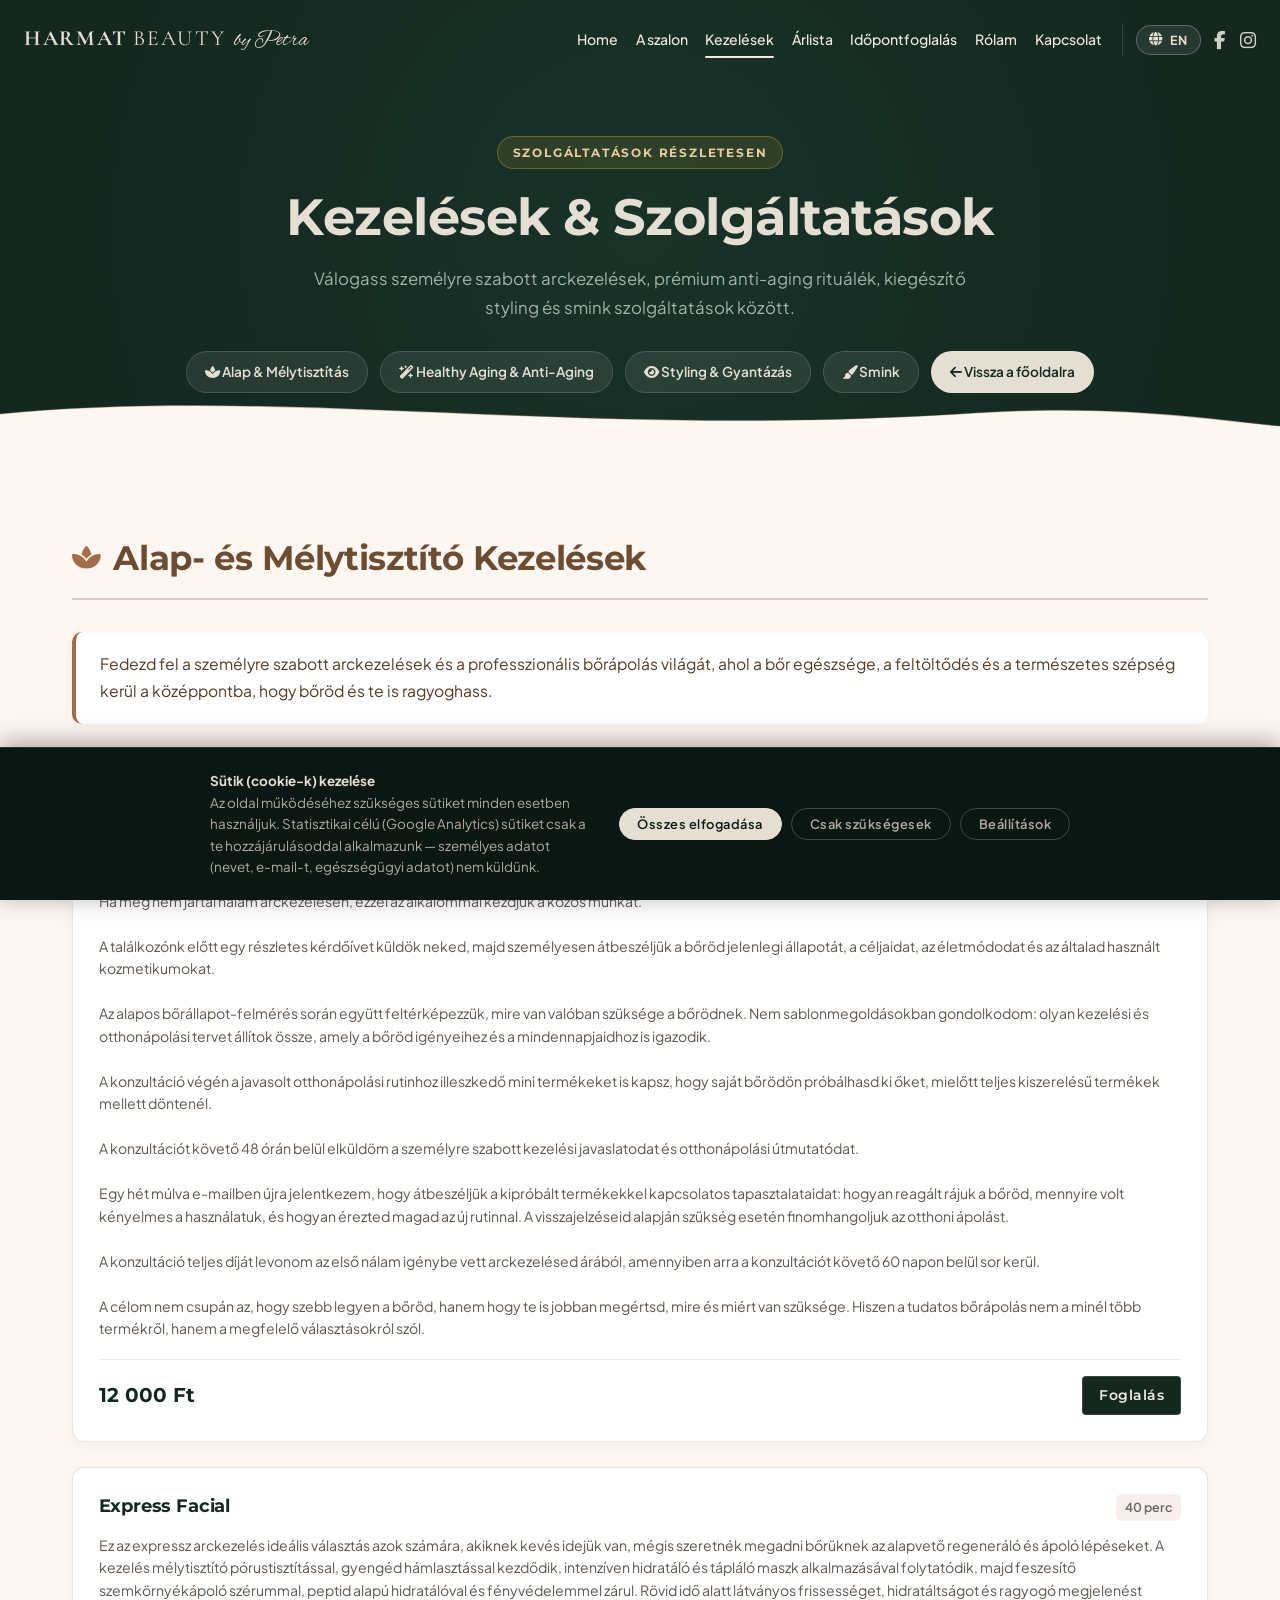
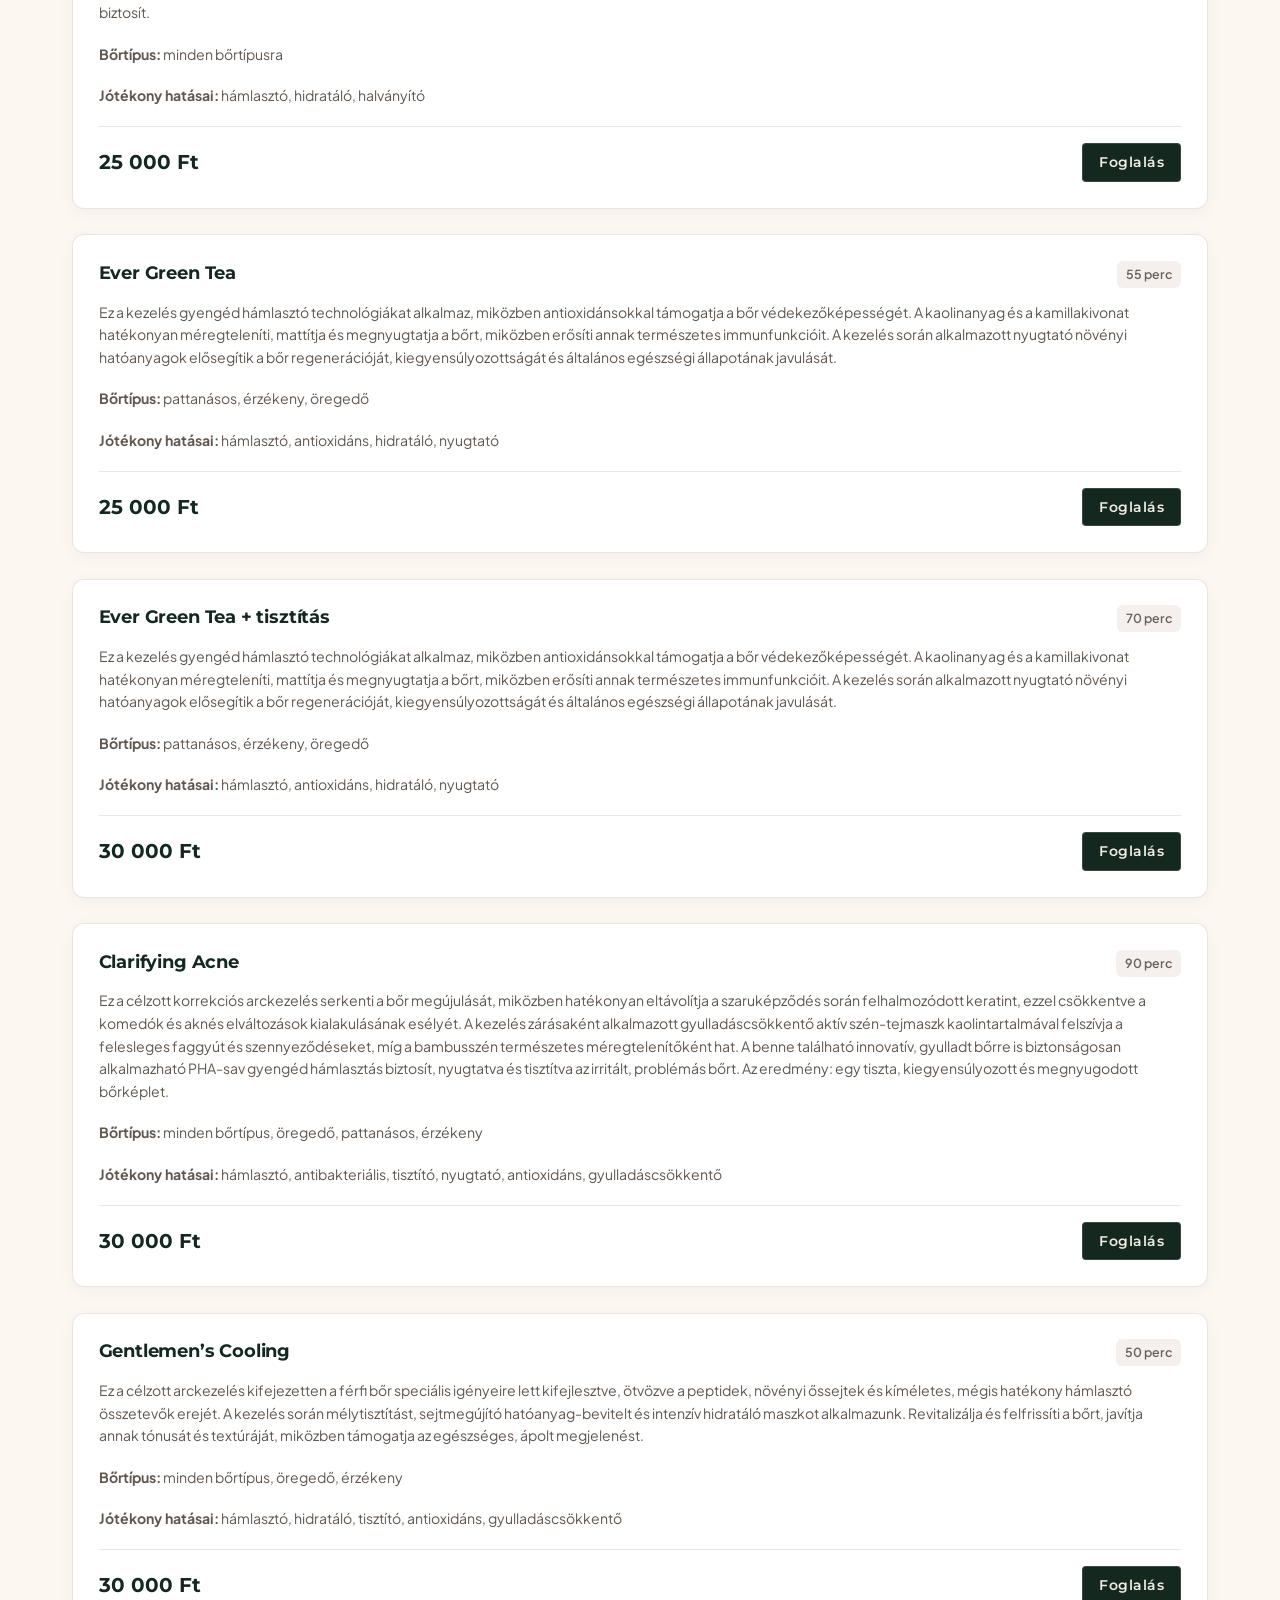
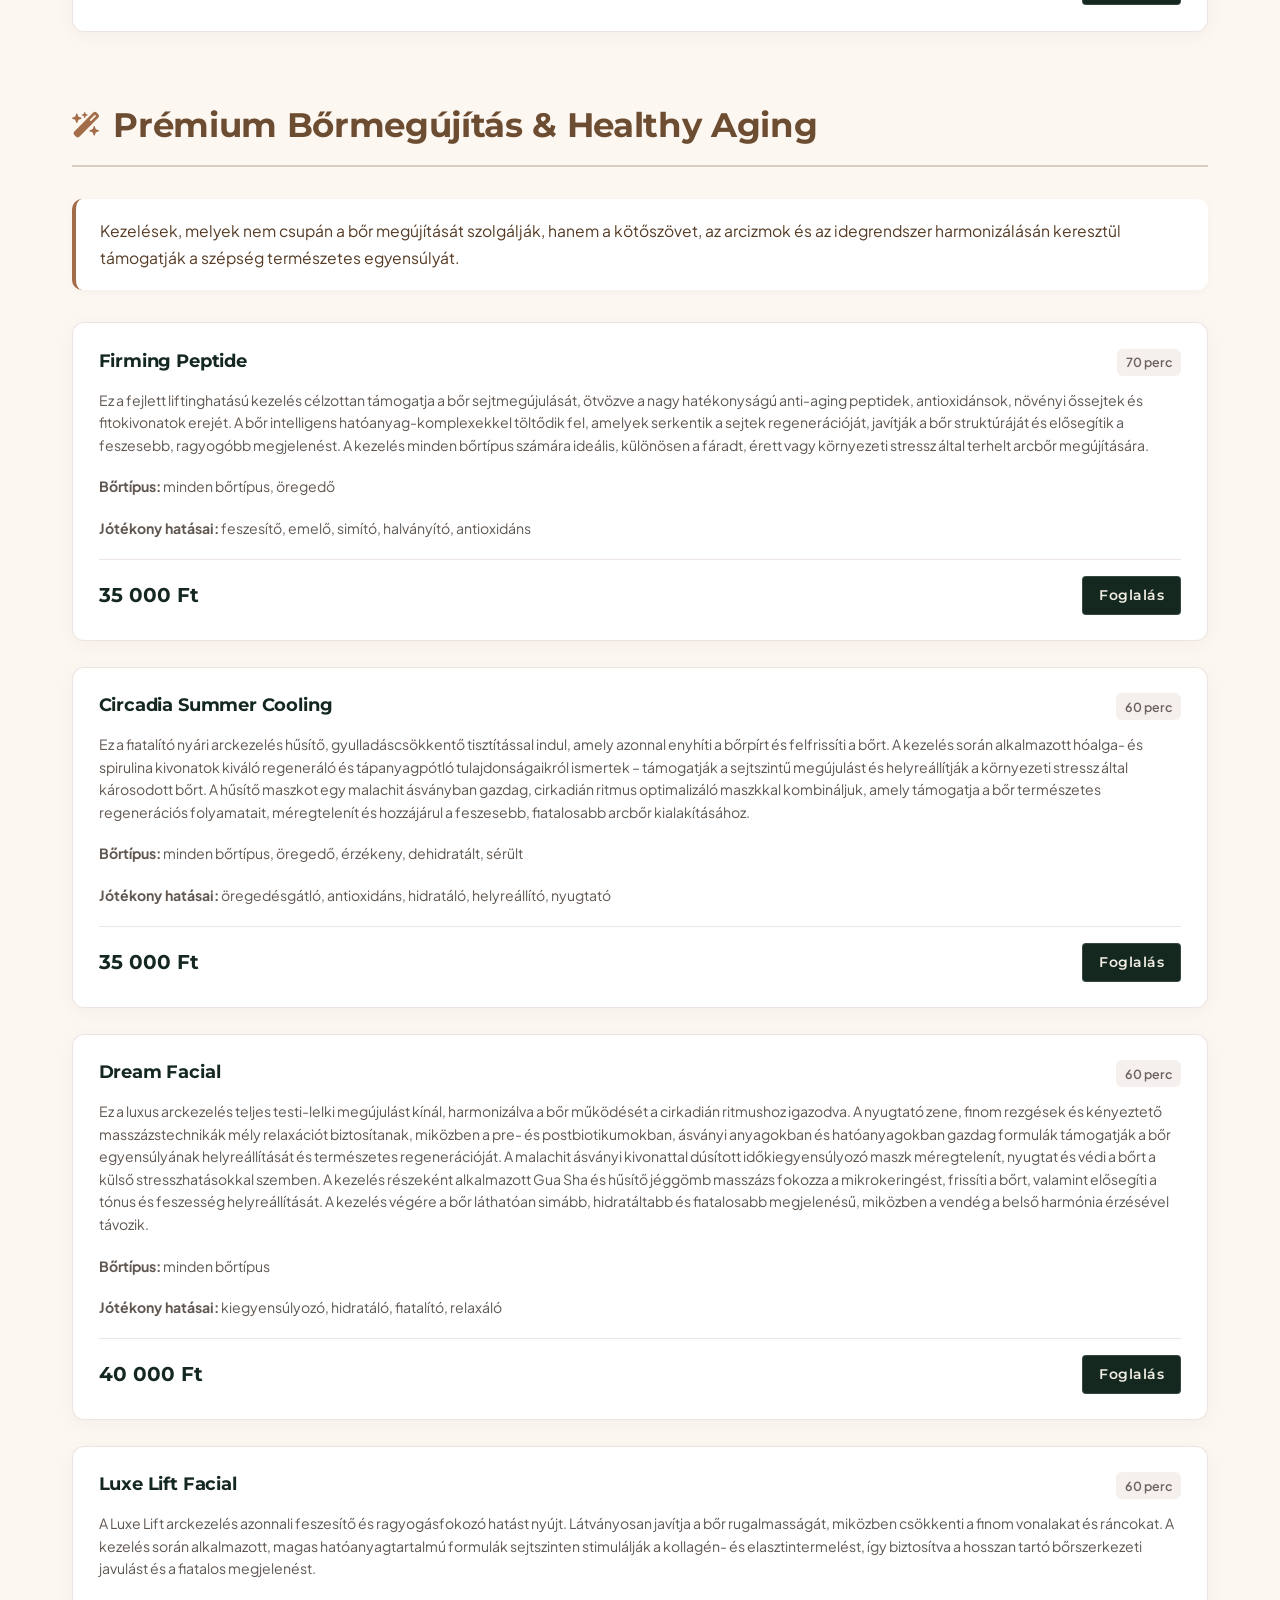
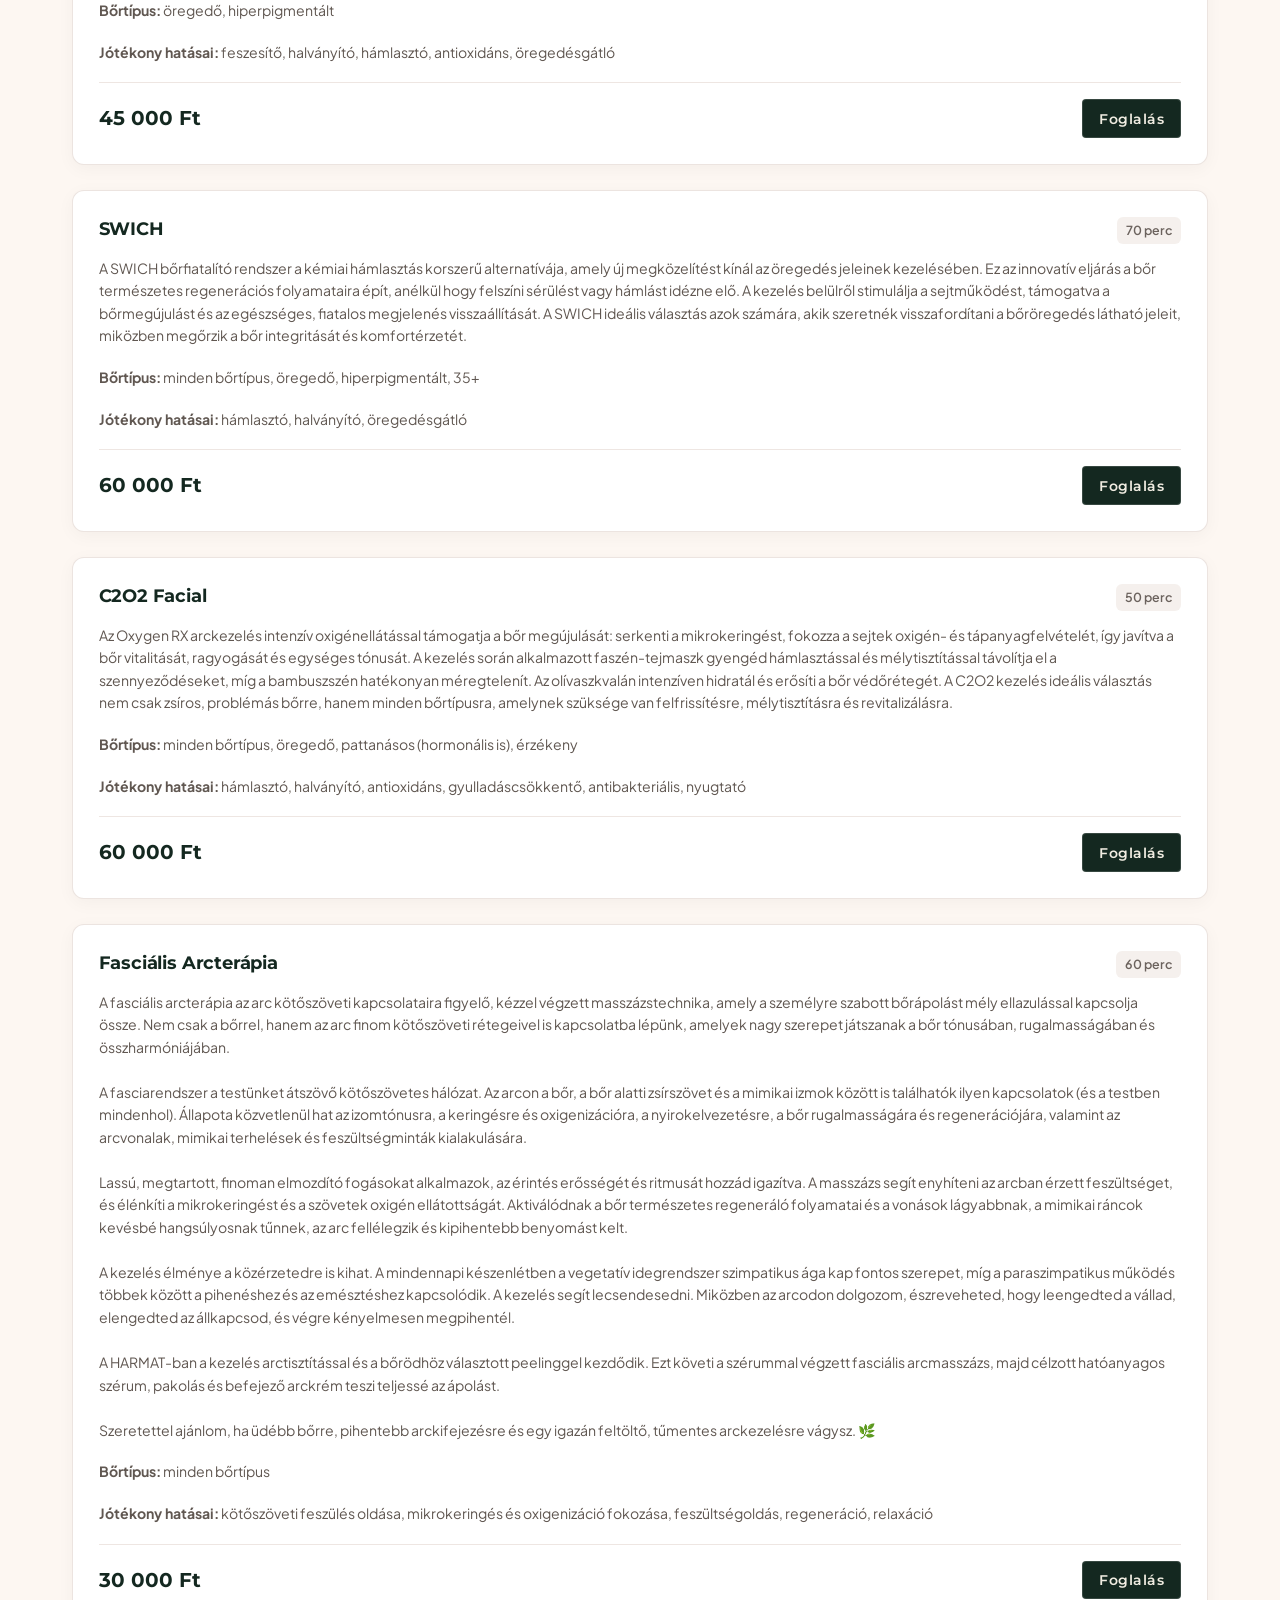
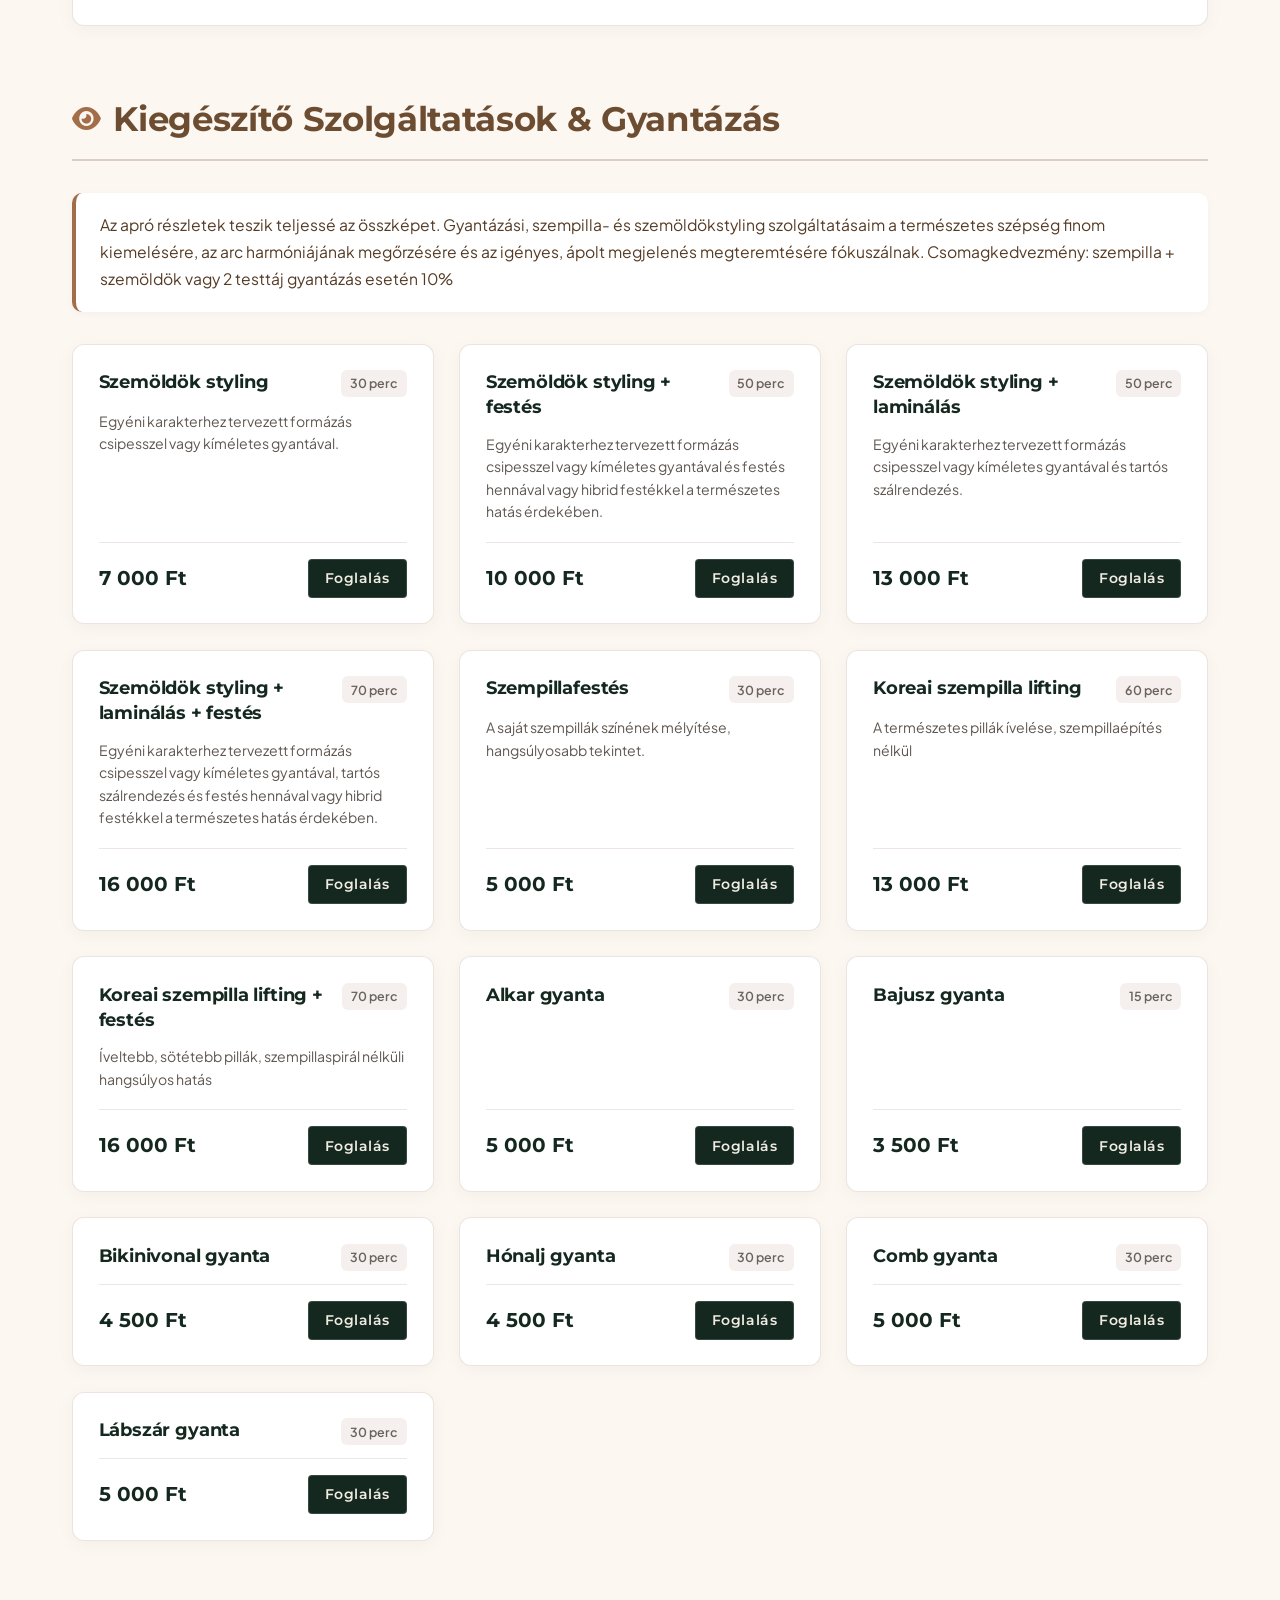
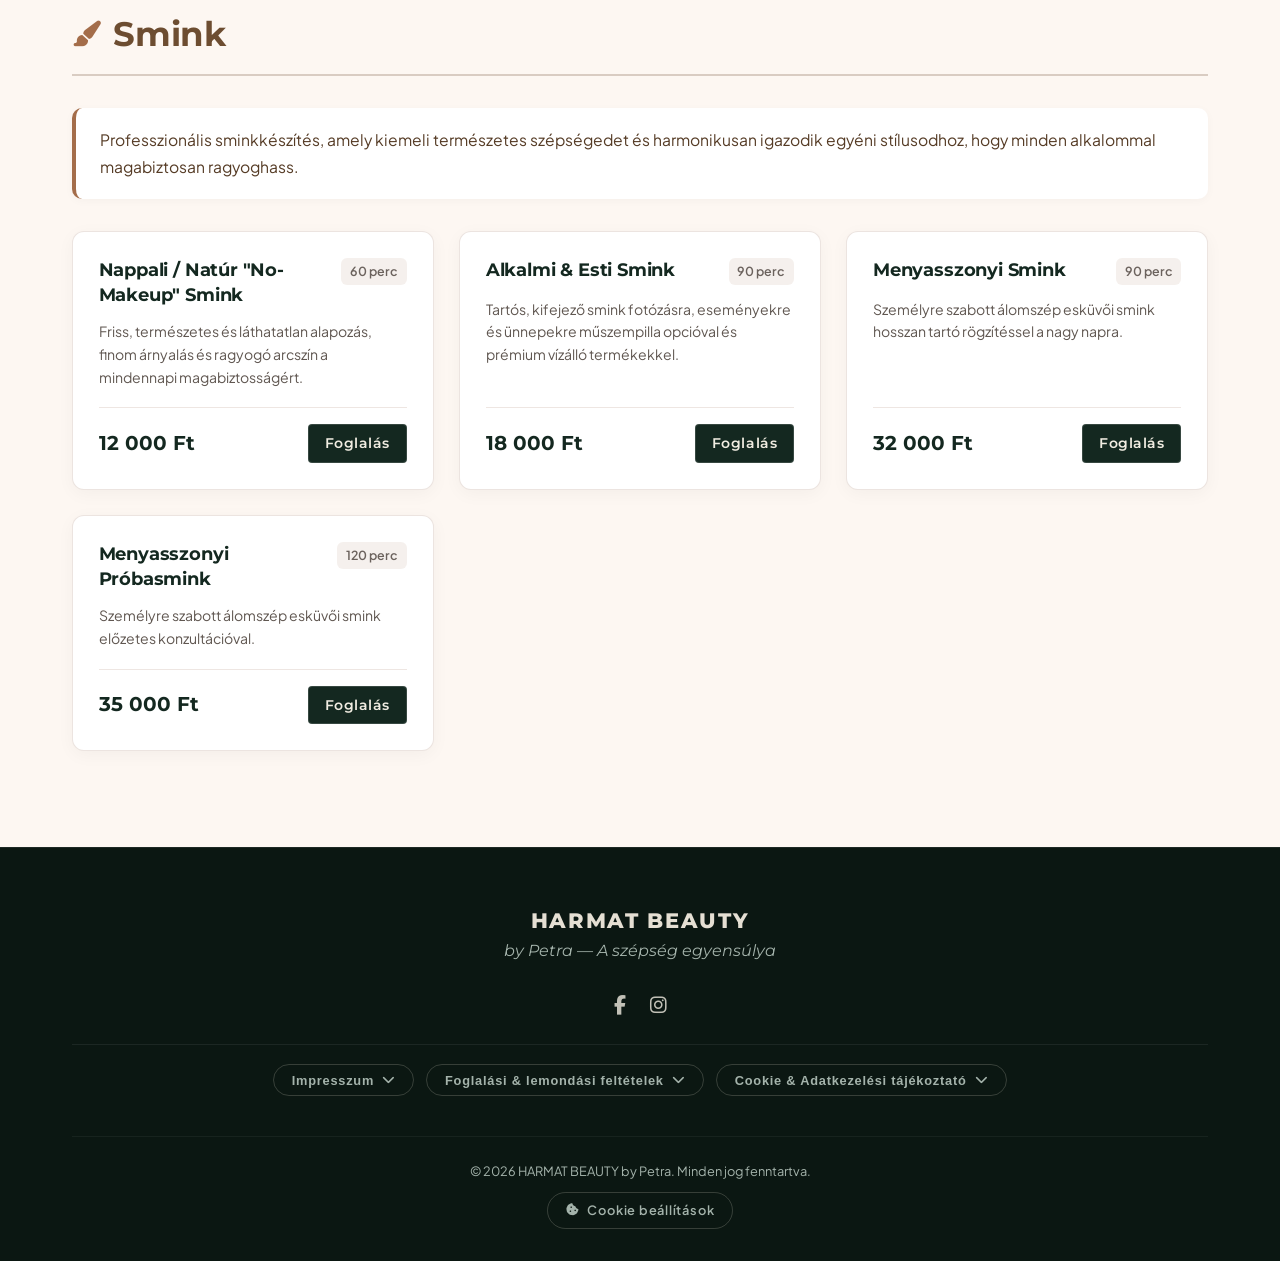
<file: kezelesek.html>
<!DOCTYPE html>
<html lang="hu">
<head>
<meta charset="UTF-8">
<meta name="viewport" content="width=device-width, initial-scale=1.0">
<title>Kezelések Részletei | HARMAT BEAUTY by Petra</title>
<meta name="description" content="Harmat Beauty by Petra - Személyre szabott kozmetikai kezelések, anti-aging, tisztító arckezelések, styling és smink szolgáltatások részletes listája.">
<!-- Google Fonts -->
<link rel="preconnect" href="https://fonts.googleapis.com">
<link rel="preconnect" href="https://fonts.gstatic.com" crossorigin>
<link href="https://fonts.googleapis.com/css2?family=Alex+Brush&family=Cormorant+Garamond:ital,wght@0,300;0,400;0,500;0,600;0,700;1,300;1,400;1,500;1,600&family=Montserrat:wght@300;400;500;600;700;800;900&family=Plus+Jakarta+Sans:wght@300;400;500;600;700&display=swap" rel="stylesheet">
<!-- FontAwesome Icons -->
<link rel="stylesheet" href="https://cdnjs.cloudflare.com/ajax/libs/font-awesome/6.5.1/css/all.min.css">
<!-- Stylesheet -->
<link rel="stylesheet" href="styles.css">
<!-- Cookie Consent & Analytics (must load before page scripts) -->
<script src="consent.js"></script>
<style>
/* Page-specific sub-page styling */
.page-hero {
    padding: calc(var(--header-height) + 3.5rem) 2rem 4rem;
    text-align: center;
    background: radial-gradient(circle at 50% 50%, rgba(26, 54, 43, 0.75) 0%, var(--bg-primary) 80%);
    position: relative;
}

.page-hero-title {
    font-family: var(--font-heading);
    font-size: clamp(2rem, 5vw, 3.2rem);
    font-weight: 700;
    color: #e5dfd3;
    margin-bottom: 1rem;
}

.page-hero-subtitle {
    font-size: 1.05rem;
    color: var(--text-muted);
    max-width: 680px;
    margin: 0 auto 1.8rem auto;
    line-height: 1.7;
}

.category-nav-bar {
    display: flex;
    justify-content: center;
    gap: 0.8rem;
    flex-wrap: wrap;
    margin-top: 1.5rem;
}

.cat-nav-btn {
    padding: 0.55rem 1.1rem;
    background: rgba(255, 255, 255, 0.08);
    border: 1px solid rgba(255, 255, 255, 0.15);
    border-radius: 25px;
    color: #e5dfd3;
    font-size: 0.85rem;
    font-weight: 600;
    transition: var(--transition-fast);
}

.cat-nav-btn:hover {
    background: #e5dfd3;
    color: var(--bg-primary);
    transform: translateY(-2px);
}

.treatment-detail-section {
    padding: 5rem 0 6rem;
    background-color: #FDF7F2;
    color: #142820;
}

.treatment-detail-block {
    margin-bottom: 4.5rem;
    scroll-margin-top: 100px;
}

.treatment-detail-block:last-child {
    margin-bottom: 0;
}

.detail-block-header {
    border-bottom: 2px solid rgba(109, 77, 49, 0.25);
    padding-bottom: 1.2rem;
    margin-bottom: 2rem;
    display: flex;
    align-items: center;
    justify-content: space-between;
    flex-wrap: wrap;
    gap: 1rem;
}

.detail-block-title {
    font-size: clamp(1.5rem, 3.2vw, 2.1rem);
    font-weight: 700;
    color: #6D4D31;
    display: flex;
    align-items: center;
    gap: 0.8rem;
}

.detail-block-title i {
    font-size: 1.6rem;
    color: #a46d4a;
}

.detail-block-desc {
    font-size: 0.98rem;
    color: #553b25;
    line-height: 1.7;
    margin-bottom: 2rem;
    background: #ffffff;
    padding: 1.2rem 1.5rem;
    border-radius: 10px;
    border-left: 4px solid #a46d4a;
    box-shadow: 0 2px 10px rgba(0, 0, 0, 0.03);
}

.services-list-grid {
    display: grid;
    grid-template-columns: repeat(auto-fit, minmax(min(100%, 340px), 1fr));
    gap: 1.6rem;
}

.service-item-card {
    background: #ffffff;
    border: 1px solid rgba(140, 91, 62, 0.16);
    border-radius: 12px;
    padding: 1.6rem;
    box-shadow: 0 4px 18px rgba(0, 0, 0, 0.04);
    display: flex;
    flex-direction: column;
    justify-content: space-between;
    transition: transform var(--transition-fast), border-color var(--transition-fast);
}

.service-item-card:hover {
    transform: translateY(-4px);
    border-color: rgba(140, 91, 62, 0.4);
}

.service-item-head {
    display: flex;
    justify-content: space-between;
    align-items: flex-start;
    gap: 1rem;
    margin-bottom: 0.8rem;
}

.service-item-title {
    font-size: 1.15rem;
    font-weight: 700;
    color: #142820;
    line-height: 1.35;
}

.service-item-duration {
    font-size: 0.78rem;
    color: #6b625d;
    background: rgba(140, 91, 62, 0.09);
    padding: 0.2rem 0.55rem;
    border-radius: 6px;
    white-space: nowrap;
    font-weight: 600;
}

.service-item-body {
    font-size: 0.88rem;
    color: #605751;
    line-height: 1.6;
    margin-bottom: 1.2rem;
}

.service-item-steps {
    list-style: none;
    padding: 0;
    margin: 0 0 1.4rem 0;
    border-top: 1px dashed rgba(140, 91, 62, 0.18);
    padding-top: 0.8rem;
}

.service-item-steps li {
    font-size: 0.82rem;
    color: #3b332e;
    margin-bottom: 0.35rem;
    display: flex;
    align-items: center;
    gap: 0.5rem;
}

.service-item-steps li i {
    font-size: 0.75rem;
    color: #a46d4a;
}

.service-item-foot {
    display: flex;
    justify-content: space-between;
    align-items: center;
    padding-top: 1rem;
    border-top: 1px solid rgba(140, 91, 62, 0.15);
}

.service-item-price {
    font-family: var(--font-heading);
    font-size: 1.25rem;
    font-weight: 700;
    color: #142820;
}

.btn-booking-action {
    background-color: #142820;
    color: #f0ece1;
    padding: 0.45rem 1rem;
    font-size: 0.85rem;
}

.btn-booking-action:hover {
    background-color: #8c5b3e;
    color: #ffffff;
    border-color: #8c5b3e;
}

.page-hero-title {
    font-family: var(--font-heading);
    font-size: clamp(2rem, 5vw, 3.2rem);
    font-weight: 700;
    color: #142820;
}
#alap-tisztito .services-list-grid,
#premium-antiaging .services-list-grid {
    grid-template-columns: minmax(0, 1fr);
}
</style>
</head>
<body>
<!-- Header / Navbar -->
<header class="site-header scrolled" id="navbar">
<div class="container header-container">
<a href="index.html#home" class="brand-logo">
  <span class="logo-harmat">HARMAT</span>
  <span class="logo-beauty">BEAUTY</span>
  <span class="logo-by-petra">by Petra</span>
</a>
<button class="mobile-menu-toggle" id="menuToggle" aria-label="Menü megnyitása">
<span></span>
<span></span>
<span></span>
</button>
<nav class="nav-menu" id="navMenu">
<ul class="nav-links">
<li><a href="index.html#home" class="nav-link" data-i18n="nav_home">Home</a></li>
<li><a href="index.html#szalon" class="nav-link" data-i18n="nav_salon">A szalon</a></li>
<li class="nav-item-dropdown">
  <a href="kezelesek.html" class="nav-link nav-link-dropdown active" data-i18n="nav_treatments">Kezelések <i class="fa-solid fa-chevron-down nav-dropdown-arrow"></i></a>
  <ul class="nav-dropdown">
    <li><a href="kezelesek.html#alap-tisztito" class="nav-dropdown-link"><i class="fa-solid fa-spa"></i> <span data-i18n="kez_nav_cat1">Alap & Mélytisztítás</span></a></li>
    <li><a href="kezelesek.html#premium-antiaging" class="nav-dropdown-link"><i class="fa-solid fa-wand-magic-sparkles"></i> <span data-i18n="kez_nav_cat2">Healthy Aging & Anti-Aging</span></a></li>
    <li><a href="kezelesek.html#kiegeszito-gyantazas" class="nav-dropdown-link"><i class="fa-solid fa-eye"></i> <span data-i18n="kez_nav_cat3">Styling & Gyantázás</span></a></li>
    <li><a href="kezelesek.html#smink" class="nav-dropdown-link"><i class="fa-solid fa-paintbrush"></i> <span data-i18n="kez_nav_cat4">Smink</span></a></li>
  </ul>
</li>
<li><a href="arlista.html" class="nav-link" data-i18n="nav_prices">Árlista</a></li>
<li><a href="idopontfoglalas.html" class="nav-link" data-i18n="nav_booking">Időpontfoglalás</a></li>
<li><a href="index.html#rolam" class="nav-link" data-i18n="nav_about">Rólam</a></li>
<li><a href="index.html#kapcsolat" class="nav-link" data-i18n="nav_contact">Kapcsolat</a></li>
</ul>
<div class="nav-socials">
<button type="button" class="lang-switch-btn" id="langSwitchBtn" onclick="toggleLanguage()" aria-label="Nyelvváltás / Switch Language">
<i class="fa-solid fa-globe"></i>
<span id="langBtnText">EN</span>
</button>
<a href="https://www.facebook.com/profile.php?id=100063218832190" target="_blank" rel="noopener noreferrer" aria-label="Facebook"><i class="fa-brands fa-facebook-f"></i></a>
<a href="https://www.instagram.com/harmat_beauty/" target="_blank" rel="noopener noreferrer" aria-label="Instagram"><i class="fa-brands fa-instagram"></i></a>
</div>
</nav>
</div>
</header>

<main>
<!-- Page Hero Banner -->
<section class="page-hero">
<div class="container">
<span class="section-badge" data-i18n="kez_hero_badge">SZOLGÁLTATÁSOK RÉSZLETESEN</span>
<h1 class="page-hero-title" style="color:#e5dfd3;" data-i18n="kez_hero_title">Kezelések & Szolgáltatások</h1>
<p class="page-hero-subtitle" data-i18n="kez_hero_subtitle">Válogass személyre szabott arckezelések, prémium anti-aging rituálék, kiegészítő styling és smink szolgáltatások között.</p>
<div class="category-nav-bar">
<a href="#alap-tisztito" class="cat-nav-btn"><i class="fa-solid fa-spa"></i> <span data-i18n="kez_nav_cat1">Alap & Mélytisztítás</span></a>
<a href="#premium-antiaging" class="cat-nav-btn"><i class="fa-solid fa-wand-magic-sparkles"></i> <span data-i18n="kez_nav_cat2">Healthy Aging & Anti-Aging</span></a>
<a href="#kiegeszito-gyantazas" class="cat-nav-btn"><i class="fa-solid fa-eye"></i> <span data-i18n="kez_nav_cat3">Styling & Gyantázás</span></a>
<a href="#smink" class="cat-nav-btn"><i class="fa-solid fa-paintbrush"></i> <span data-i18n="kez_nav_cat4">Smink</span></a>
<a href="index.html#kezelesek" class="cat-nav-btn" style="background:#e5dfd3; color:#142820;"><i class="fa-solid fa-arrow-left"></i> <span data-i18n="kez_nav_back">Vissza a főoldalra</span></a>
</div>
</div>
<!-- Wave Transition to Content (#FDF7F2) -->
<div class="wave-divider wave-bottom">
<svg viewBox="0 0 1440 100" preserveAspectRatio="none" aria-hidden="true">
<path class="wave-fill-booking" d="M0,45 C320,10 640,75 1080,45 C1260,30 1380,55 1440,60 L1440,100 L0,100 Z"></path>
<path class="wave-stroke-booking" d="M0,45 C320,10 640,75 1080,45 C1260,30 1380,55 1440,60"></path>
</svg>
</div>
</section>
<!-- Detail Content Section -->
<section class="treatment-detail-section">
<div class="container">

<div class="treatment-detail-block" id="alap-tisztito">
  <div class="detail-block-header">
    <h2 class="detail-block-title"><i class="fa-solid fa-spa" aria-hidden="true"></i> <span data-i18n="catalog_category_1">Alap- és Mélytisztító Kezelések</span></h2>
  </div>
  <p class="detail-block-desc" data-i18n="catalog_category_1_intro">Fedezd fel a személyre szabott arckezelések és a professzionális bőrápolás világát, ahol a bőr egészsége, a feltöltődés és a természetes szépség kerül a középpontba, hogy bőröd és te is ragyoghass.</p>
  <div class="services-list-grid">

    <article class="service-item-card">
      <div>
        <div class="service-item-head">
          <h3 class="service-item-title" data-i18n="catalog_0_name">Személyre szabott bőrkonzultáció és bőrállapot-felmérés</h3>
          <span class="service-item-duration" data-i18n="catalog_0_duration">40 perc</span>
        </div>
        <p class="service-item-body" data-i18n="catalog_0_desc">A szép és egészséges bőr felé vezető út a megértéssel kezdődik. Hiszem, hogy minden bőr egyedi, ezért a megfelelő ápolás első lépése, hogy megismerjük a működését, az igényeit és azokat a tényezőket, amelyek hatással vannak az állapotára.<br><br>Ha még nem jártál nálam arckezelésen, ezzel az alkalommal kezdjük a közös munkát.<br><br>A találkozónk előtt egy részletes kérdőívet küldök neked, majd személyesen átbeszéljük a bőröd jelenlegi állapotát, a céljaidat, az életmódodat és az általad használt kozmetikumokat.<br><br>Az alapos bőrállapot-felmérés során együtt feltérképezzük, mire van valóban szüksége a bőrödnek. Nem sablonmegoldásokban gondolkodom: olyan kezelési és otthonápolási tervet állítok össze, amely a bőröd igényeihez és a mindennapjaidhoz is igazodik.<br><br>A konzultáció végén a javasolt otthonápolási rutinhoz illeszkedő mini termékeket is kapsz, hogy saját bőrödön próbálhasd ki őket, mielőtt teljes kiszerelésű termékek mellett döntenél.<br><br>A konzultációt követő 48 órán belül elküldöm a személyre szabott kezelési javaslatodat és otthonápolási útmutatódat.<br><br>Egy hét múlva e-mailben újra jelentkezem, hogy átbeszéljük a kipróbált termékekkel kapcsolatos tapasztalataidat: hogyan reagált rájuk a bőröd, mennyire volt kényelmes a használatuk, és hogyan érezted magad az új rutinnal. A visszajelzéseid alapján szükség esetén finomhangoljuk az otthoni ápolást.<br><br>A konzultáció teljes díját levonom az első nálam igénybe vett arckezelésed árából, amennyiben arra a konzultációt követő 60 napon belül sor kerül.<br><br>A célom nem csupán az, hogy szebb legyen a bőröd, hanem hogy te is jobban megértsd, mire és miért van szüksége. Hiszen a tudatos bőrápolás nem a minél több termékről, hanem a megfelelő választásokról szól.</p>
      </div>
      <div class="service-item-foot">
        <span class="service-item-price">12 000 Ft</span>
        <a href="idopontfoglalas.html" class="btn btn-sm btn-booking-action" data-i18n="kez_btn_book">Foglalás</a>
      </div>
    </article>

    <article class="service-item-card">
      <div>
        <div class="service-item-head">
          <h3 class="service-item-title" data-i18n="catalog_1_name">Express Facial</h3>
          <span class="service-item-duration" data-i18n="catalog_1_duration">40 perc</span>
        </div>
        <p class="service-item-body" data-i18n="catalog_1_desc">Ez az expressz arckezelés ideális választás azok számára, akiknek kevés idejük van, mégis szeretnék megadni bőrüknek az alapvető regeneráló és ápoló lépéseket. A kezelés mélytisztító pórustisztítással, gyengéd hámlasztással kezdődik, intenzíven hidratáló és tápláló maszk alkalmazásával folytatódik, majd feszesítő szemkörnyékápoló szérummal, peptid alapú hidratálóval és fényvédelemmel zárul. Rövid idő alatt látványos frissességet, hidratáltságot és ragyogó megjelenést biztosít.</p>
        <p class="service-item-body"><strong data-i18n="catalog_skin_label">Bőrtípus:</strong> <span data-i18n="catalog_1_skin">minden bőrtípusra</span></p>
        <p class="service-item-body"><strong data-i18n="catalog_benefits_label">Jótékony hatásai:</strong> <span data-i18n="catalog_1_benefits">hámlasztó, hidratáló, halványító</span></p>
      </div>
      <div class="service-item-foot">
        <span class="service-item-price">25 000 Ft</span>
        <a href="idopontfoglalas.html" class="btn btn-sm btn-booking-action" data-i18n="kez_btn_book">Foglalás</a>
      </div>
    </article>

    <article class="service-item-card">
      <div>
        <div class="service-item-head">
          <h3 class="service-item-title" data-i18n="catalog_2_name">Ever Green Tea</h3>
          <span class="service-item-duration" data-i18n="catalog_2_duration">55 perc</span>
        </div>
        <p class="service-item-body" data-i18n="catalog_2_desc">Ez a kezelés gyengéd hámlasztó technológiákat alkalmaz, miközben antioxidánsokkal támogatja a bőr védekezőképességét. A kaolinanyag és a kamillakivonat hatékonyan méregteleníti, mattítja és megnyugtatja a bőrt, miközben erősíti annak természetes immunfunkcióit. A kezelés során alkalmazott nyugtató növényi hatóanyagok elősegítik a bőr regenerációját, kiegyensúlyozottságát és általános egészségi állapotának javulását.</p>
        <p class="service-item-body"><strong data-i18n="catalog_skin_label">Bőrtípus:</strong> <span data-i18n="catalog_2_skin">pattanásos, érzékeny, öregedő</span></p>
        <p class="service-item-body"><strong data-i18n="catalog_benefits_label">Jótékony hatásai:</strong> <span data-i18n="catalog_2_benefits">hámlasztó, antioxidáns, hidratáló, nyugtató</span></p>
      </div>
      <div class="service-item-foot">
        <span class="service-item-price">25 000 Ft</span>
        <a href="idopontfoglalas.html" class="btn btn-sm btn-booking-action" data-i18n="kez_btn_book">Foglalás</a>
      </div>
    </article>

    <article class="service-item-card">
      <div>
        <div class="service-item-head">
          <h3 class="service-item-title" data-i18n="catalog_3_name">Ever Green Tea + tisztítás</h3>
          <span class="service-item-duration" data-i18n="catalog_3_duration">70 perc</span>
        </div>
        <p class="service-item-body" data-i18n="catalog_3_desc">Ez a kezelés gyengéd hámlasztó technológiákat alkalmaz, miközben antioxidánsokkal támogatja a bőr védekezőképességét. A kaolinanyag és a kamillakivonat hatékonyan méregteleníti, mattítja és megnyugtatja a bőrt, miközben erősíti annak természetes immunfunkcióit. A kezelés során alkalmazott nyugtató növényi hatóanyagok elősegítik a bőr regenerációját, kiegyensúlyozottságát és általános egészségi állapotának javulását.</p>
        <p class="service-item-body"><strong data-i18n="catalog_skin_label">Bőrtípus:</strong> <span data-i18n="catalog_3_skin">pattanásos, érzékeny, öregedő</span></p>
        <p class="service-item-body"><strong data-i18n="catalog_benefits_label">Jótékony hatásai:</strong> <span data-i18n="catalog_3_benefits">hámlasztó, antioxidáns, hidratáló, nyugtató</span></p>
      </div>
      <div class="service-item-foot">
        <span class="service-item-price">30 000 Ft</span>
        <a href="idopontfoglalas.html" class="btn btn-sm btn-booking-action" data-i18n="kez_btn_book">Foglalás</a>
      </div>
    </article>

    <article class="service-item-card">
      <div>
        <div class="service-item-head">
          <h3 class="service-item-title" data-i18n="catalog_4_name">Clarifying Acne</h3>
          <span class="service-item-duration" data-i18n="catalog_4_duration">90 perc</span>
        </div>
        <p class="service-item-body" data-i18n="catalog_4_desc">Ez a célzott korrekciós arckezelés serkenti a bőr megújulását, miközben hatékonyan eltávolítja a szaruképződés során felhalmozódott keratint, ezzel csökkentve a komedók és aknés elváltozások kialakulásának esélyét. A kezelés zárásaként alkalmazott gyulladáscsökkentő aktív szén-tejmaszk kaolintartalmával felszívja a felesleges faggyút és szennyeződéseket, míg a bambusszén természetes méregtelenítőként hat. A benne található innovatív, gyulladt bőrre is biztonságosan alkalmazható PHA-sav gyengéd hámlasztás biztosít, nyugtatva és tisztítva az irritált, problémás bőrt. Az eredmény: egy tiszta, kiegyensúlyozott és megnyugodott bőrképlet.</p>
        <p class="service-item-body"><strong data-i18n="catalog_skin_label">Bőrtípus:</strong> <span data-i18n="catalog_4_skin">minden bőrtípus, öregedő, pattanásos, érzékeny</span></p>
        <p class="service-item-body"><strong data-i18n="catalog_benefits_label">Jótékony hatásai:</strong> <span data-i18n="catalog_4_benefits">hámlasztó, antibakteriális, tisztító, nyugtató, antioxidáns, gyulladáscsökkentő</span></p>
      </div>
      <div class="service-item-foot">
        <span class="service-item-price">30 000 Ft</span>
        <a href="idopontfoglalas.html" class="btn btn-sm btn-booking-action" data-i18n="kez_btn_book">Foglalás</a>
      </div>
    </article>

    <article class="service-item-card">
      <div>
        <div class="service-item-head">
          <h3 class="service-item-title" data-i18n="catalog_5_name">Gentlemen’s Cooling</h3>
          <span class="service-item-duration" data-i18n="catalog_5_duration">50 perc</span>
        </div>
        <p class="service-item-body" data-i18n="catalog_5_desc">Ez a célzott arckezelés kifejezetten a férfi bőr speciális igényeire lett kifejlesztve, ötvözve a peptidek, növényi őssejtek és kíméletes, mégis hatékony hámlasztó összetevők erejét. A kezelés során mélytisztítást, sejtmegújító hatóanyag-bevitelt és intenzív hidratáló maszkot alkalmazunk. Revitalizálja és felfrissíti a bőrt, javítja annak tónusát és textúráját, miközben támogatja az egészséges, ápolt megjelenést.</p>
        <p class="service-item-body"><strong data-i18n="catalog_skin_label">Bőrtípus:</strong> <span data-i18n="catalog_5_skin">minden bőrtípus, öregedő, érzékeny</span></p>
        <p class="service-item-body"><strong data-i18n="catalog_benefits_label">Jótékony hatásai:</strong> <span data-i18n="catalog_5_benefits">hámlasztó, hidratáló, tisztító, antioxidáns, gyulladáscsökkentő</span></p>
      </div>
      <div class="service-item-foot">
        <span class="service-item-price">30 000 Ft</span>
        <a href="idopontfoglalas.html" class="btn btn-sm btn-booking-action" data-i18n="kez_btn_book">Foglalás</a>
      </div>
    </article>

  </div>
</div>
<div class="treatment-detail-block" id="premium-antiaging">
  <div class="detail-block-header">
    <h2 class="detail-block-title"><i class="fa-solid fa-wand-magic-sparkles" aria-hidden="true"></i> <span data-i18n="catalog_category_2">Prémium Bőrmegújítás &amp; Healthy Aging</span></h2>
  </div>
  <p class="detail-block-desc" data-i18n="catalog_category_2_intro">Kezelések, melyek nem csupán a bőr megújítását szolgálják, hanem a kötőszövet, az arcizmok és az idegrendszer harmonizálásán keresztül támogatják a szépség természetes egyensúlyát.</p>
  <div class="services-list-grid">

    <article class="service-item-card">
      <div>
        <div class="service-item-head">
          <h3 class="service-item-title" data-i18n="catalog_6_name">Firming Peptide</h3>
          <span class="service-item-duration" data-i18n="catalog_6_duration">70 perc</span>
        </div>
        <p class="service-item-body" data-i18n="catalog_6_desc">Ez a fejlett liftinghatású kezelés célzottan támogatja a bőr sejtmegújulását, ötvözve a nagy hatékonyságú anti-aging peptidek, antioxidánsok, növényi őssejtek és fitokivonatok erejét. A bőr intelligens hatóanyag-komplexekkel töltődik fel, amelyek serkentik a sejtek regenerációját, javítják a bőr struktúráját és elősegítik a feszesebb, ragyogóbb megjelenést. A kezelés minden bőrtípus számára ideális, különösen a fáradt, érett vagy környezeti stressz által terhelt arcbőr megújítására.</p>
        <p class="service-item-body"><strong data-i18n="catalog_skin_label">Bőrtípus:</strong> <span data-i18n="catalog_6_skin">minden bőrtípus, öregedő</span></p>
        <p class="service-item-body"><strong data-i18n="catalog_benefits_label">Jótékony hatásai:</strong> <span data-i18n="catalog_6_benefits">feszesítő, emelő, simító, halványító, antioxidáns</span></p>
      </div>
      <div class="service-item-foot">
        <span class="service-item-price">35 000 Ft</span>
        <a href="idopontfoglalas.html" class="btn btn-sm btn-booking-action" data-i18n="kez_btn_book">Foglalás</a>
      </div>
    </article>

    <article class="service-item-card">
      <div>
        <div class="service-item-head">
          <h3 class="service-item-title" data-i18n="catalog_7_name">Circadia Summer Cooling</h3>
          <span class="service-item-duration" data-i18n="catalog_7_duration">60 perc</span>
        </div>
        <p class="service-item-body" data-i18n="catalog_7_desc">Ez a fiatalító nyári arckezelés hűsítő, gyulladáscsökkentő tisztítással indul, amely azonnal enyhíti a bőrpírt és felfrissíti a bőrt. A kezelés során alkalmazott hóalga- és spirulina kivonatok kiváló regeneráló és tápanyagpótló tulajdonságaikról ismertek – támogatják a sejtszintű megújulást és helyreállítják a környezeti stressz által károsodott bőrt. A hűsítő maszkot egy malachit ásványban gazdag, cirkadián ritmus optimalizáló maszkkal kombináljuk, amely támogatja a bőr természetes regenerációs folyamatait, méregtelenít és hozzájárul a feszesebb, fiatalosabb arcbőr kialakításához.</p>
        <p class="service-item-body"><strong data-i18n="catalog_skin_label">Bőrtípus:</strong> <span data-i18n="catalog_7_skin">minden bőrtípus, öregedő, érzékeny, dehidratált, sérült</span></p>
        <p class="service-item-body"><strong data-i18n="catalog_benefits_label">Jótékony hatásai:</strong> <span data-i18n="catalog_7_benefits">öregedésgátló, antioxidáns, hidratáló, helyreállító, nyugtató</span></p>
      </div>
      <div class="service-item-foot">
        <span class="service-item-price">35 000 Ft</span>
        <a href="idopontfoglalas.html" class="btn btn-sm btn-booking-action" data-i18n="kez_btn_book">Foglalás</a>
      </div>
    </article>

    <article class="service-item-card">
      <div>
        <div class="service-item-head">
          <h3 class="service-item-title" data-i18n="catalog_8_name">Dream Facial</h3>
          <span class="service-item-duration" data-i18n="catalog_8_duration">60 perc</span>
        </div>
        <p class="service-item-body" data-i18n="catalog_8_desc">Ez a luxus arckezelés teljes testi-lelki megújulást kínál, harmonizálva a bőr működését a cirkadián ritmushoz igazodva. A nyugtató zene, finom rezgések és kényeztető masszázstechnikák mély relaxációt biztosítanak, miközben a pre- és postbiotikumokban, ásványi anyagokban és hatóanyagokban gazdag formulák támogatják a bőr egyensúlyának helyreállítását és természetes regenerációját. A malachit ásványi kivonattal dúsított időkiegyensúlyozó maszk méregtelenít, nyugtat és védi a bőrt a külső stresszhatásokkal szemben. A kezelés részeként alkalmazott Gua Sha és hűsítő jéggömb masszázs fokozza a mikrokeringést, frissíti a bőrt, valamint elősegíti a tónus és feszesség helyreállítását. A kezelés végére a bőr láthatóan simább, hidratáltabb és fiatalosabb megjelenésű, miközben a vendég a belső harmónia érzésével távozik.</p>
        <p class="service-item-body"><strong data-i18n="catalog_skin_label">Bőrtípus:</strong> <span data-i18n="catalog_8_skin">minden bőrtípus</span></p>
        <p class="service-item-body"><strong data-i18n="catalog_benefits_label">Jótékony hatásai:</strong> <span data-i18n="catalog_8_benefits">kiegyensúlyozó, hidratáló, fiatalító, relaxáló</span></p>
      </div>
      <div class="service-item-foot">
        <span class="service-item-price">40 000 Ft</span>
        <a href="idopontfoglalas.html" class="btn btn-sm btn-booking-action" data-i18n="kez_btn_book">Foglalás</a>
      </div>
    </article>

    <article class="service-item-card">
      <div>
        <div class="service-item-head">
          <h3 class="service-item-title" data-i18n="catalog_9_name">Luxe Lift Facial</h3>
          <span class="service-item-duration" data-i18n="catalog_9_duration">60 perc</span>
        </div>
        <p class="service-item-body" data-i18n="catalog_9_desc">A Luxe Lift arckezelés azonnali feszesítő és ragyogásfokozó hatást nyújt. Látványosan javítja a bőr rugalmasságát, miközben csökkenti a finom vonalakat és ráncokat. A kezelés során alkalmazott, magas hatóanyagtartalmú formulák sejtszinten stimulálják a kollagén- és elasztintermelést, így biztosítva a hosszan tartó bőrszerkezeti javulást és a fiatalos megjelenést.</p>
        <p class="service-item-body"><strong data-i18n="catalog_skin_label">Bőrtípus:</strong> <span data-i18n="catalog_9_skin">öregedő, hiperpigmentált</span></p>
        <p class="service-item-body"><strong data-i18n="catalog_benefits_label">Jótékony hatásai:</strong> <span data-i18n="catalog_9_benefits">feszesítő, halványító, hámlasztó, antioxidáns, öregedésgátló</span></p>
      </div>
      <div class="service-item-foot">
        <span class="service-item-price">45 000 Ft</span>
        <a href="idopontfoglalas.html" class="btn btn-sm btn-booking-action" data-i18n="kez_btn_book">Foglalás</a>
      </div>
    </article>

    <article class="service-item-card">
      <div>
        <div class="service-item-head">
          <h3 class="service-item-title" data-i18n="catalog_10_name">SWICH</h3>
          <span class="service-item-duration" data-i18n="catalog_10_duration">70 perc</span>
        </div>
        <p class="service-item-body" data-i18n="catalog_10_desc">A SWICH bőrfiatalító rendszer a kémiai hámlasztás korszerű alternatívája, amely új megközelítést kínál az öregedés jeleinek kezelésében. Ez az innovatív eljárás a bőr természetes regenerációs folyamataira épít, anélkül hogy felszíni sérülést vagy hámlást idézne elő. A kezelés belülről stimulálja a sejtműködést, támogatva a bőrmegújulást és az egészséges, fiatalos megjelenés visszaállítását. A SWICH ideális választás azok számára, akik szeretnék visszafordítani a bőröregedés látható jeleit, miközben megőrzik a bőr integritását és komfortérzetét.</p>
        <p class="service-item-body"><strong data-i18n="catalog_skin_label">Bőrtípus:</strong> <span data-i18n="catalog_10_skin">minden bőrtípus, öregedő, hiperpigmentált, 35+</span></p>
        <p class="service-item-body"><strong data-i18n="catalog_benefits_label">Jótékony hatásai:</strong> <span data-i18n="catalog_10_benefits">hámlasztó, halványító, öregedésgátló</span></p>
      </div>
      <div class="service-item-foot">
        <span class="service-item-price">60 000 Ft</span>
        <a href="idopontfoglalas.html" class="btn btn-sm btn-booking-action" data-i18n="kez_btn_book">Foglalás</a>
      </div>
    </article>

    <article class="service-item-card">
      <div>
        <div class="service-item-head">
          <h3 class="service-item-title" data-i18n="catalog_11_name">C2O2 Facial</h3>
          <span class="service-item-duration" data-i18n="catalog_11_duration">50 perc</span>
        </div>
        <p class="service-item-body" data-i18n="catalog_11_desc">Az Oxygen RX arckezelés intenzív oxigénellátással támogatja a bőr megújulását: serkenti a mikrokeringést, fokozza a sejtek oxigén- és tápanyagfelvételét, így javítva a bőr vitalitását, ragyogását és egységes tónusát. A kezelés során alkalmazott faszén-tejmaszk gyengéd hámlasztással és mélytisztítással távolítja el a szennyeződéseket, míg a bambusszén hatékonyan méregtelenít. Az olívaszkvalán intenzíven hidratál és erősíti a bőr védőrétegét. A C2O2 kezelés ideális választás nem csak zsíros, problémás bőrre, hanem minden bőrtípusra, amelynek szüksége van felfrissítésre, mélytisztításra és revitalizálásra.</p>
        <p class="service-item-body"><strong data-i18n="catalog_skin_label">Bőrtípus:</strong> <span data-i18n="catalog_11_skin">minden bőrtípus, öregedő, pattanásos (hormonális is), érzékeny</span></p>
        <p class="service-item-body"><strong data-i18n="catalog_benefits_label">Jótékony hatásai:</strong> <span data-i18n="catalog_11_benefits">hámlasztó, halványító, antioxidáns, gyulladáscsökkentő, antibakteriális, nyugtató</span></p>
      </div>
      <div class="service-item-foot">
        <span class="service-item-price">60 000 Ft</span>
        <a href="idopontfoglalas.html" class="btn btn-sm btn-booking-action" data-i18n="kez_btn_book">Foglalás</a>
      </div>
    </article>

    <article class="service-item-card">
      <div>
        <div class="service-item-head">
          <h3 class="service-item-title" data-i18n="catalog_12_name">Fasciális Arcterápia</h3>
          <span class="service-item-duration" data-i18n="catalog_12_duration">60 perc</span>
        </div>
        <p class="service-item-body" data-i18n="catalog_12_desc">A fasciális arcterápia az arc kötőszöveti kapcsolataira figyelő, kézzel végzett masszázstechnika, amely a személyre szabott bőrápolást mély ellazulással kapcsolja össze. Nem csak a bőrrel, hanem az arc finom kötőszöveti rétegeivel is kapcsolatba lépünk, amelyek nagy szerepet játszanak a bőr tónusában, rugalmasságában és összharmóniájában.<br><br>A fasciarendszer a testünket átszövő kötőszövetes hálózat. Az arcon a bőr, a bőr alatti zsírszövet és a mimikai izmok között is találhatók ilyen kapcsolatok (és a testben mindenhol). Állapota közvetlenül hat az izomtónusra, a keringésre és oxigenizációra, a nyirokelvezetésre, a bőr rugalmasságára és regenerációjára, valamint az arcvonalak, mimikai terhelések és feszültségminták kialakulására.<br><br>Lassú, megtartott, finoman elmozdító fogásokat alkalmazok, az érintés erősségét és ritmusát hozzád igazítva. A masszázs segít enyhíteni az arcban érzett feszültséget, és élénkíti a mikrokeringést és a szövetek oxigén ellátottságát. Aktiválódnak a bőr természetes regeneráló folyamatai és a vonások lágyabbnak, a mimikai ráncok kevésbé hangsúlyosnak tűnnek, az arc fellélegzik és kipihentebb benyomást kelt.<br><br>A kezelés élménye a közérzetedre is kihat. A mindennapi készenlétben a vegetatív idegrendszer szimpatikus ága kap fontos szerepet, míg a paraszimpatikus működés többek között a pihenéshez és az emésztéshez kapcsolódik. A kezelés segít lecsendesedni. Miközben az arcodon dolgozom, észreveheted, hogy leengedted a vállad, elengedted az állkapcsod, és végre kényelmesen megpihentél.<br><br>A HARMAT-ban a kezelés arctisztítással és a bőrödhöz választott peelinggel kezdődik. Ezt követi a szérummal végzett fasciális arcmasszázs, majd célzott hatóanyagos szérum, pakolás és befejező arckrém teszi teljessé az ápolást.<br><br>Szeretettel ajánlom, ha üdébb bőrre, pihentebb arckifejezésre és egy igazán feltöltő, tűmentes arckezelésre vágysz. 🌿</p>
        <p class="service-item-body"><strong data-i18n="catalog_skin_label">Bőrtípus:</strong> <span data-i18n="catalog_12_skin">minden bőrtípus</span></p>
        <p class="service-item-body"><strong data-i18n="catalog_benefits_label">Jótékony hatásai:</strong> <span data-i18n="catalog_12_benefits">kötőszöveti feszülés oldása, mikrokeringés és oxigenizáció fokozása, feszültségoldás, regeneráció, relaxáció</span></p>
      </div>
      <div class="service-item-foot">
        <span class="service-item-price">30 000 Ft</span>
        <a href="idopontfoglalas.html" class="btn btn-sm btn-booking-action" data-i18n="kez_btn_book">Foglalás</a>
      </div>
    </article>

  </div>
</div>
<div class="treatment-detail-block" id="kiegeszito-gyantazas">
  <div class="detail-block-header">
    <h2 class="detail-block-title"><i class="fa-solid fa-eye" aria-hidden="true"></i> <span data-i18n="catalog_category_3">Kiegészítő Szolgáltatások &amp; Gyantázás</span></h2>
  </div>
  <p class="detail-block-desc" data-i18n="catalog_category_3_intro">Az apró részletek teszik teljessé az összképet. Gyantázási, szempilla- és szemöldökstyling szolgáltatásaim a természetes szépség finom kiemelésére, az arc harmóniájának megőrzésére és az igényes, ápolt megjelenés megteremtésére fókuszálnak. Csomagkedvezmény: szempilla + szemöldök vagy 2 testtáj gyantázás esetén 10%</p>
  <div class="services-list-grid">

    <article class="service-item-card">
      <div>
        <div class="service-item-head">
          <h3 class="service-item-title" data-i18n="catalog_13_name">Szemöldök styling</h3>
          <span class="service-item-duration" data-i18n="catalog_13_duration">30 perc</span>
        </div>
        <p class="service-item-body" data-i18n="catalog_13_desc">Egyéni karakterhez tervezett formázás csipesszel vagy kíméletes gyantával.</p>
      </div>
      <div class="service-item-foot">
        <span class="service-item-price">7 000 Ft</span>
        <a href="idopontfoglalas.html" class="btn btn-sm btn-booking-action" data-i18n="kez_btn_book">Foglalás</a>
      </div>
    </article>

    <article class="service-item-card">
      <div>
        <div class="service-item-head">
          <h3 class="service-item-title" data-i18n="catalog_14_name">Szemöldök styling + festés</h3>
          <span class="service-item-duration" data-i18n="catalog_14_duration">50 perc</span>
        </div>
        <p class="service-item-body" data-i18n="catalog_14_desc">Egyéni karakterhez tervezett formázás csipesszel vagy kíméletes gyantával és festés hennával vagy hibrid festékkel a természetes hatás érdekében.</p>
      </div>
      <div class="service-item-foot">
        <span class="service-item-price">10 000 Ft</span>
        <a href="idopontfoglalas.html" class="btn btn-sm btn-booking-action" data-i18n="kez_btn_book">Foglalás</a>
      </div>
    </article>

    <article class="service-item-card">
      <div>
        <div class="service-item-head">
          <h3 class="service-item-title" data-i18n="catalog_15_name">Szemöldök styling + laminálás</h3>
          <span class="service-item-duration" data-i18n="catalog_15_duration">50 perc</span>
        </div>
        <p class="service-item-body" data-i18n="catalog_15_desc">Egyéni karakterhez tervezett formázás csipesszel vagy kíméletes gyantával és tartós szálrendezés.</p>
      </div>
      <div class="service-item-foot">
        <span class="service-item-price">13 000 Ft</span>
        <a href="idopontfoglalas.html" class="btn btn-sm btn-booking-action" data-i18n="kez_btn_book">Foglalás</a>
      </div>
    </article>

    <article class="service-item-card">
      <div>
        <div class="service-item-head">
          <h3 class="service-item-title" data-i18n="catalog_16_name">Szemöldök styling + laminálás + festés</h3>
          <span class="service-item-duration" data-i18n="catalog_16_duration">70 perc</span>
        </div>
        <p class="service-item-body" data-i18n="catalog_16_desc">Egyéni karakterhez tervezett formázás csipesszel vagy kíméletes gyantával, tartós szálrendezés és festés hennával vagy hibrid festékkel a természetes hatás érdekében.</p>
      </div>
      <div class="service-item-foot">
        <span class="service-item-price">16 000 Ft</span>
        <a href="idopontfoglalas.html" class="btn btn-sm btn-booking-action" data-i18n="kez_btn_book">Foglalás</a>
      </div>
    </article>

    <article class="service-item-card">
      <div>
        <div class="service-item-head">
          <h3 class="service-item-title" data-i18n="catalog_17_name">Szempillafestés</h3>
          <span class="service-item-duration" data-i18n="catalog_17_duration">30 perc</span>
        </div>
        <p class="service-item-body" data-i18n="catalog_17_desc">A saját szempillák színének mélyítése, hangsúlyosabb tekintet.</p>
      </div>
      <div class="service-item-foot">
        <span class="service-item-price">5 000 Ft</span>
        <a href="idopontfoglalas.html" class="btn btn-sm btn-booking-action" data-i18n="kez_btn_book">Foglalás</a>
      </div>
    </article>

    <article class="service-item-card">
      <div>
        <div class="service-item-head">
          <h3 class="service-item-title" data-i18n="catalog_18_name">Koreai szempilla lifting</h3>
          <span class="service-item-duration" data-i18n="catalog_18_duration">60 perc</span>
        </div>
        <p class="service-item-body" data-i18n="catalog_18_desc">A természetes pillák ívelése, szempillaépítés nélkül</p>
      </div>
      <div class="service-item-foot">
        <span class="service-item-price">13 000 Ft</span>
        <a href="idopontfoglalas.html" class="btn btn-sm btn-booking-action" data-i18n="kez_btn_book">Foglalás</a>
      </div>
    </article>

    <article class="service-item-card">
      <div>
        <div class="service-item-head">
          <h3 class="service-item-title" data-i18n="catalog_19_name">Koreai szempilla lifting + festés</h3>
          <span class="service-item-duration" data-i18n="catalog_19_duration">70 perc</span>
        </div>
        <p class="service-item-body" data-i18n="catalog_19_desc">Íveltebb, sötétebb pillák, szempillaspirál nélküli hangsúlyos hatás</p>
      </div>
      <div class="service-item-foot">
        <span class="service-item-price">16 000 Ft</span>
        <a href="idopontfoglalas.html" class="btn btn-sm btn-booking-action" data-i18n="kez_btn_book">Foglalás</a>
      </div>
    </article>

    <article class="service-item-card">
      <div>
        <div class="service-item-head">
          <h3 class="service-item-title" data-i18n="catalog_20_name">Alkar gyanta</h3>
          <span class="service-item-duration" data-i18n="catalog_20_duration">30 perc</span>
        </div>
      </div>
      <div class="service-item-foot">
        <span class="service-item-price">5 000 Ft</span>
        <a href="idopontfoglalas.html" class="btn btn-sm btn-booking-action" data-i18n="kez_btn_book">Foglalás</a>
      </div>
    </article>

    <article class="service-item-card">
      <div>
        <div class="service-item-head">
          <h3 class="service-item-title" data-i18n="catalog_21_name">Bajusz gyanta</h3>
          <span class="service-item-duration" data-i18n="catalog_21_duration">15 perc</span>
        </div>
      </div>
      <div class="service-item-foot">
        <span class="service-item-price">3 500 Ft</span>
        <a href="idopontfoglalas.html" class="btn btn-sm btn-booking-action" data-i18n="kez_btn_book">Foglalás</a>
      </div>
    </article>

    <article class="service-item-card">
      <div>
        <div class="service-item-head">
          <h3 class="service-item-title" data-i18n="catalog_22_name">Bikinivonal gyanta</h3>
          <span class="service-item-duration" data-i18n="catalog_22_duration">30 perc</span>
        </div>
      </div>
      <div class="service-item-foot">
        <span class="service-item-price">4 500 Ft</span>
        <a href="idopontfoglalas.html" class="btn btn-sm btn-booking-action" data-i18n="kez_btn_book">Foglalás</a>
      </div>
    </article>

    <article class="service-item-card">
      <div>
        <div class="service-item-head">
          <h3 class="service-item-title" data-i18n="catalog_23_name">Hónalj gyanta</h3>
          <span class="service-item-duration" data-i18n="catalog_23_duration">30 perc</span>
        </div>
      </div>
      <div class="service-item-foot">
        <span class="service-item-price">4 500 Ft</span>
        <a href="idopontfoglalas.html" class="btn btn-sm btn-booking-action" data-i18n="kez_btn_book">Foglalás</a>
      </div>
    </article>

    <article class="service-item-card">
      <div>
        <div class="service-item-head">
          <h3 class="service-item-title" data-i18n="catalog_24_name">Comb gyanta</h3>
          <span class="service-item-duration" data-i18n="catalog_24_duration">30 perc</span>
        </div>
      </div>
      <div class="service-item-foot">
        <span class="service-item-price">5 000 Ft</span>
        <a href="idopontfoglalas.html" class="btn btn-sm btn-booking-action" data-i18n="kez_btn_book">Foglalás</a>
      </div>
    </article>

    <article class="service-item-card">
      <div>
        <div class="service-item-head">
          <h3 class="service-item-title" data-i18n="catalog_25_name">Lábszár gyanta</h3>
          <span class="service-item-duration" data-i18n="catalog_25_duration">30 perc</span>
        </div>
      </div>
      <div class="service-item-foot">
        <span class="service-item-price">5 000 Ft</span>
        <a href="idopontfoglalas.html" class="btn btn-sm btn-booking-action" data-i18n="kez_btn_book">Foglalás</a>
      </div>
    </article>

  </div>
</div>
<div class="treatment-detail-block" id="smink">
  <div class="detail-block-header">
    <h2 class="detail-block-title"><i class="fa-solid fa-paintbrush" aria-hidden="true"></i> <span data-i18n="catalog_category_4">Smink</span></h2>
  </div>
  <p class="detail-block-desc" data-i18n="catalog_category_4_intro">Professzionális sminkkészítés, amely kiemeli természetes szépségedet és harmonikusan igazodik egyéni stílusodhoz, hogy minden alkalommal magabiztosan ragyoghass.</p>
  <div class="services-list-grid">

    <article class="service-item-card">
      <div>
        <div class="service-item-head">
          <h3 class="service-item-title" data-i18n="catalog_26_name">Nappali / Natúr "No-Makeup" Smink</h3>
          <span class="service-item-duration" data-i18n="catalog_26_duration">60 perc</span>
        </div>
        <p class="service-item-body" data-i18n="catalog_26_desc">Friss, természetes és láthatatlan alapozás, finom árnyalás és ragyogó arcszín a mindennapi magabiztosságért.</p>
      </div>
      <div class="service-item-foot">
        <span class="service-item-price">12 000 Ft</span>
        <a href="idopontfoglalas.html" class="btn btn-sm btn-booking-action" data-i18n="kez_btn_book">Foglalás</a>
      </div>
    </article>

    <article class="service-item-card">
      <div>
        <div class="service-item-head">
          <h3 class="service-item-title" data-i18n="catalog_27_name">Alkalmi &amp; Esti Smink</h3>
          <span class="service-item-duration" data-i18n="catalog_27_duration">90 perc</span>
        </div>
        <p class="service-item-body" data-i18n="catalog_27_desc">Tartós, kifejező smink fotózásra, eseményekre és ünnepekre műszempilla opcióval és prémium vízálló termékekkel.</p>
      </div>
      <div class="service-item-foot">
        <span class="service-item-price">18 000 Ft</span>
        <a href="idopontfoglalas.html" class="btn btn-sm btn-booking-action" data-i18n="kez_btn_book">Foglalás</a>
      </div>
    </article>

    <article class="service-item-card">
      <div>
        <div class="service-item-head">
          <h3 class="service-item-title" data-i18n="catalog_28_name">Menyasszonyi Smink</h3>
          <span class="service-item-duration" data-i18n="catalog_28_duration">90 perc</span>
        </div>
        <p class="service-item-body" data-i18n="catalog_28_desc">Személyre szabott álomszép esküvői smink hosszan tartó rögzítéssel a nagy napra.</p>
      </div>
      <div class="service-item-foot">
        <span class="service-item-price">32 000 Ft</span>
        <a href="idopontfoglalas.html" class="btn btn-sm btn-booking-action" data-i18n="kez_btn_book">Foglalás</a>
      </div>
    </article>

    <article class="service-item-card">
      <div>
        <div class="service-item-head">
          <h3 class="service-item-title" data-i18n="catalog_29_name">Menyasszonyi Próbasmink</h3>
          <span class="service-item-duration" data-i18n="catalog_29_duration">120 perc</span>
        </div>
        <p class="service-item-body" data-i18n="catalog_29_desc">Személyre szabott álomszép esküvői smink előzetes konzultációval.</p>
      </div>
      <div class="service-item-foot">
        <span class="service-item-price">35 000 Ft</span>
        <a href="idopontfoglalas.html" class="btn btn-sm btn-booking-action" data-i18n="kez_btn_book">Foglalás</a>
      </div>
    </article>

  </div>
</div>
</div>
</section>
</main>
<!-- Footer -->
<footer class="site-footer">
<div class="container footer-container">
<div class="footer-brand">
<div class="footer-logo">HARMAT BEAUTY</div>
<p class="footer-sub" data-i18n="footer_sub">by Petra — A szépség egyensúlya</p>
</div>
<div class="footer-socials">
<a href="https://www.facebook.com/profile.php?id=100063218832190" target="_blank" rel="noopener noreferrer" aria-label="Facebook"><i class="fa-brands fa-facebook-f"></i></a>
<a href="https://www.instagram.com/harmat_beauty/" target="_blank" rel="noopener noreferrer" aria-label="Instagram"><i class="fa-brands fa-instagram"></i></a>
</div>
<!-- Footer legal toggles -->
<div class="footer-legal-row">
<div class="footer-impresszum">
<button class="impresszum-toggle" onclick="this.parentElement.classList.toggle('open')" aria-expanded="false">
    <span data-i18n="footer_impresszum_btn">Impresszum</span> <i class="fa-solid fa-chevron-down"></i>
</button>
<div class="impresszum-body">
    <h4 data-i18n="footer_impresszum_title">Impresszum</h4>
    <p><strong data-i18n="footer_impresszum_website_name_label">A honlap neve:</strong> HARMAT BEAUTY by Petra</p>
    <p><strong data-i18n="footer_impresszum_website_url_label">A honlap címe:</strong> www.harmatbeautybypetra.hu</p>
    <p><strong data-i18n="footer_impresszum_operator_label">A honlap üzemeltetője:</strong> <span data-i18n="footer_impresszum_operator_val">Solti-Porszász Petra egyéni vállalkozó</span></p>
    <p><strong data-i18n="footer_impresszum_hq_label">Székhely:</strong> 1183 Budapest Teleki utca 73b</p>
    <p><strong data-i18n="footer_impresszum_salon_label">A kozmetika címe:</strong> <span data-i18n="footer_impresszum_salon_val">[a vendégeket fogadó hely címe]</span></p>
    <p><strong data-i18n="footer_impresszum_email_label">E-mail:</strong> <a href="mailto:harmatbeautypetra@gmail.com">harmatbeautypetra@gmail.com</a></p>
    <p><strong data-i18n="footer_impresszum_phone_label">Telefon:</strong> <a href="tel:+36308179093">+36 30 817 9093</a></p>
    <p><strong data-i18n="footer_impresszum_reg_label">Nyilvántartási szám:</strong> <span data-i18n="footer_impresszum_reg_val">[egyéni vállalkozói nyilvántartási szám]</span></p>
    <p><strong data-i18n="footer_impresszum_reg_auth_label">Nyilvántartást vezető hatóság:</strong> <span data-i18n="footer_impresszum_reg_auth_val">[hatóság neve]</span></p>
    <p><strong data-i18n="footer_impresszum_tax_label">Adószám:</strong> <span data-i18n="footer_impresszum_tax_val">[adószám]</span></p>
</div>
</div>
<div class="footer-impresszum">
<button class="impresszum-toggle" onclick="this.parentElement.classList.toggle('open')" aria-expanded="false">
    <span data-i18n="footer_booking_btn">Foglalási &amp; lemondási feltételek</span> <i class="fa-solid fa-chevron-down"></i>
</button>
<div class="impresszum-body">
    <h4 data-i18n="footer_booking_title">Foglalási és lemondási feltételek</h4>
    <p><strong data-i18n="footer_booking_h_appointment">Időpontfoglalás</strong></p>
    <p data-i18n="footer_booking_p1">Kezelésre a foglaló alkalmazáson keresztül tudsz időpontot kérni. A foglalás akkor végleges, amikor megkapod róla a visszaigazolást. Kérlek, olyan elérhetőséget adj meg, amelyen szükség esetén kapcsolatba tudok lépni veled.</p>
    <p data-i18n="footer_booking_p2">Ha nem tudod, melyik kezelés lenne megfelelő számodra, írj nekem foglalás előtt, és segítek választani. Az első alkalommal a kezelés megkezdése előtt átbeszéljük a bőröd állapotát és az esetleges ellenjavallatokat. Ha a választott kezelés nem lenne megfelelő, közösen egyeztetünk más lehetőségről.</p>
    <p><strong data-i18n="footer_booking_h_cancel">Időpont módosítása és lemondása</strong></p>
    <p data-i18n="footer_booking_p3">Ha mégsem jó az időpontod, kérlek, lehetőség szerint <strong>legalább 24 órával a kezelés előtt</strong> módosítsd vagy mondd le a foglaló alkalmazásban, vagy jelezd nekem a <a href="tel:+36308179093">+36 30 817 9093</a> telefonszámon. Így az időpontot más vendég számára is elérhetővé tudom tenni.</p>
    <p data-i18n="footer_booking_p4">Ha megbetegszel vagy váratlan helyzet adódik, kérlek, akkor is szólj, amint tudsz. A lemondásért jelenleg nem számítok fel díjat.</p>
    <p><strong data-i18n="footer_booking_h_late">Késés</strong></p>
    <p data-i18n="footer_booking_p5">Ha késel, kérlek, jelezd telefonon. A következő vendég időpontja miatt előfordulhat, hogy a kezelés idejét rövidítenünk kell, vagy új időpontot szükséges egyeztetnünk. Erről minden esetben egyeztetünk.</p>
    <p><strong data-i18n="footer_booking_h_change">Ha nekem kell módosítanom</strong></p>
    <p data-i18n="footer_booking_p6">Ha váratlan okból én nem tudom megtartani az időpontodat, a lehető leghamarabb értesítelek, és új időpontot ajánlok.</p>
    <p style="margin-top:0.8rem;"><span data-i18n="footer_booking_closing">Köszönöm, hogy figyelsz a lefoglalt időpontra – várlak szeretettel!</span><br><strong>Petra</strong><br>HARMAT BEAUTY by Petra</p>
</div>
</div>
<div class="footer-impresszum">
<button class="impresszum-toggle" onclick="this.parentElement.classList.toggle('open')" aria-expanded="false">
    <span data-i18n="footer_cookie_btn">Cookie &amp; Adatkezelési tájékoztató</span> <i class="fa-solid fa-chevron-down"></i>
</button>
<div class="impresszum-body">
    <h4 data-i18n="footer_cookie_title">Cookie &amp; Adatkezelési tájékoztató</h4>

    <p><strong data-i18n="footer_cookie_h_controller">Az adatkezelő</strong></p>
    <p><span data-i18n="footer_cookie_controller_p">Solti-Porszász Petra egyéni vállalkozó („HARMAT BEAUTY by Petra")</span><br>
    E-mail: <a href="mailto:harmatbeautypetra@gmail.com">harmatbeautypetra@gmail.com</a> &nbsp;·&nbsp; Tel.: <a href="tel:+36308179093">+36 30 817 9093</a></p>

    <p><strong data-i18n="footer_cookie_h_necessary">Szükséges sütik</strong></p>
    <p data-i18n="footer_cookie_necessary_p">A weboldal helyes működéséhez elengedhetetlen sütiket minden esetben alkalmazunk. Ide tartozik a nyelvi beállítás (<code>hb_lang</code>, <code>hb_lang_v2</code>) és a cookie-hozzájárulás (<code>hb_cookie_consent</code>) tárolása. Ezek a böngésző localStorage-ban kerülnek mentésre, személyes adatot nem tartalmaznak, és a böngészőadatok törlésekor automatikusan megszűnnek.</p>

    <p><strong data-i18n="footer_cookie_h_analytics">Statisztikai sütik (Google Analytics 4)</strong></p>
    <table style="width:100%; border-collapse:collapse; font-size:0.78rem; color:rgba(229,223,211,0.65); margin-top:0.4rem;">
        <tr style="border-bottom:1px solid rgba(255,255,255,0.08);">
            <td style="padding:0.4rem 0.6rem 0.4rem 0; font-weight:600; color:#e5dfd3; white-space:nowrap;" data-i18n="footer_cookie_col_name">Cookie neve</td>
            <td style="padding:0.4rem 0;"><code>_ga</code>, <code>_ga_P7LZZRL57Z</code></td>
        </tr>
        <tr style="border-bottom:1px solid rgba(255,255,255,0.08);">
            <td style="padding:0.4rem 0.6rem 0.4rem 0; font-weight:600; color:#e5dfd3; white-space:nowrap;" data-i18n="footer_cookie_col_provider">Szolgáltató</td>
            <td style="padding:0.4rem 0;" data-i18n="footer_cookie_provider_val">Google Ireland Limited, Gordon House, Barrow Street, Dublin 4, Írország</td>
        </tr>
        <tr style="border-bottom:1px solid rgba(255,255,255,0.08);">
            <td style="padding:0.4rem 0.6rem 0.4rem 0; font-weight:600; color:#e5dfd3; white-space:nowrap;" data-i18n="footer_cookie_col_purpose">Cél</td>
            <td style="padding:0.4rem 0;" data-i18n="footer_cookie_purpose_val">Névtelen látogatói statisztikák gyűjtése: megtekintett oldalak, munkamenet hossza, forgalmi forrás. Személyes adat (név, e-mail, egészségügyi adat, felhasználói azonosító) nem kerül a Google felé továbbításra.</td>
        </tr>
        <tr style="border-bottom:1px solid rgba(255,255,255,0.08);">
            <td style="padding:0.4rem 0.6rem 0.4rem 0; font-weight:600; color:#e5dfd3; white-space:nowrap;" data-i18n="footer_cookie_col_retention">Megőrzés</td>
            <td style="padding:0.4rem 0;" data-i18n="footer_cookie_retention_val"><code>_ga</code> — 2 év &nbsp;·&nbsp; <code>_ga_*</code> — 2 év</td>
        </tr>
        <tr style="border-bottom:1px solid rgba(255,255,255,0.08);">
            <td style="padding:0.4rem 0.6rem 0.4rem 0; font-weight:600; color:#e5dfd3; white-space:nowrap;" data-i18n="footer_cookie_col_legal">Jogalap</td>
            <td style="padding:0.4rem 0;" data-i18n="footer_cookie_legal_val">Hozzájárulás — GDPR 6. cikk (1) bek. a) pont</td>
        </tr>
        <tr style="border-bottom:1px solid rgba(255,255,255,0.08);">
            <td style="padding:0.4rem 0.6rem 0.4rem 0; font-weight:600; color:#e5dfd3; white-space:nowrap;" data-i18n="footer_cookie_col_transfer">Adattovábbítás</td>
            <td style="padding:0.4rem 0;" data-i18n="footer_cookie_transfer_val">USA — Google LLC, standard szerződéses záradékok (SCC) alapján</td>
        </tr>
        <tr>
            <td style="padding:0.4rem 0.6rem 0.4rem 0; font-weight:600; color:#e5dfd3; white-space:nowrap;" data-i18n="footer_cookie_col_withdraw">Hozzájárulás visszavonása</td>
            <td style="padding:0.4rem 0;" data-i18n="footer_cookie_withdraw_val">Bármikor, az oldal láblécében található „Cookie beállítások" linkre kattintva. Visszavonás esetén a statisztikai sütik azonnal törlődnek.</td>
        </tr>
    </table>

    <p style="margin-top:1rem;"><strong data-i18n="footer_cookie_h_rights">Érintetti jogok</strong></p>
    <p data-i18n="footer_cookie_rights_p">A GDPR alapján jogod van hozzáférni az adataidhoz, kérni azok törlését, hordozhatóságát, valamint panaszt tenni a Nemzeti Adatvédelmi és Információszabadság Hatóságnál (NAIH, <a href="https://www.naih.hu" target="_blank" rel="noopener noreferrer">www.naih.hu</a>). Adatkezeléssel kapcsolatos kérdésekkel fordulj hozzám az <a href="mailto:harmatbeautypetra@gmail.com">harmatbeautypetra@gmail.com</a> címen.</p>

    <p style="margin-top:0.8rem; font-size:0.75rem; color:rgba(229,223,211,0.4);" data-i18n="footer_cookie_updated">Utolsó frissítés: 2025. január</p>
</div>
</div>
</div>
<div class="footer-copy">
<p>&copy; <span id="currentYear"></span> <span data-i18n="footer_rights">HARMAT BEAUTY by Petra. Minden jog fenntartva.</span></p>
<p style="margin-top:0.6rem;">
  <a href="#" class="hb-cookie-settings-link hb-open-cookie-settings"><i class="fa-solid fa-cookie-bite"></i> Cookie beállítások</a>
</p>
</div>
</div>
</footer>

<!-- Cookie Consent Banner -->
<div id="hb-cookie-banner" hidden aria-live="polite" role="region" aria-label="Cookie hozzájárulás">
  <div class="hb-cookie-inner">
    <div id="hb-cookie-simple">
      <p class="hb-cookie-text"><strong data-i18n="cookie_title">Sütik (cookie-k) kezelése</strong><br>
        <span data-i18n="cookie_intro">Az oldal működéséhez szükséges sütiket minden esetben használjuk. Statisztikai célú (Google Analytics) sütiket csak a te hozzájárulásoddal alkalmazunk — személyes adatot (nevet, e-mail-t, egészségügyi adatot) nem küldünk.</span></p>
      <div class="hb-cookie-actions">
        <button id="hb-btn-accept" class="hb-btn hb-btn-primary" data-i18n="cookie_btn_accept">Összes elfogadása</button>
        <button id="hb-btn-reject" class="hb-btn hb-btn-outline" data-i18n="cookie_btn_reject">Csak szükségesek</button>
        <button id="hb-btn-settings" class="hb-btn hb-btn-outline" data-i18n="cookie_btn_settings">Beállítások</button>
      </div>
    </div>
    <div id="hb-cookie-detail" hidden>
      <p class="hb-detail-title" data-i18n="cookie_settings_title">Cookie beállítások</p>
      <p class="hb-detail-desc" data-i18n="cookie_settings_desc">Az alábbi kategóriák közül választhatod ki, melyeket engedélyezed. A szükséges sütik nem kapcsolhatók ki.</p>
      <div class="hb-cookie-row">
        <div class="hb-cookie-row-info">
          <strong data-i18n="cookie_necessary_title">Szükséges sütik</strong>
          <span data-i18n="cookie_necessary_desc">A weboldal helyes működéséhez elengedhetetlen sütik (pl. nyelvi beállítás, cookie-hozzájárulás tárolása). Személyes adatot nem rögzítenek.</span>
        </div>
        <span class="hb-always-on" data-i18n="cookie_always_on">Mindig bekapcsolt</span>
      </div>
      <div class="hb-cookie-row">
        <div class="hb-cookie-row-info">
          <strong data-i18n="cookie_analytics_title">Statisztikai sütik (Google Analytics)</strong>
          <span data-i18n="cookie_analytics_desc">Névtelen látogatói statisztikák gyűjtése (Google Analytics 4). Segítenek megérteni, hogyan használják a látogatók az oldalt. Nevet, e-mail-t vagy egyéb személyes adatot nem küldenek a Google felé.</span>
        </div>
        <div class="hb-toggle-wrap">
          <label class="hb-toggle" aria-label="Statisztikai sütik engedélyezése">
            <input type="checkbox" id="hb-analytics-toggle">
            <span class="hb-toggle-track"></span>
          </label>
        </div>
      </div>
      <div class="hb-detail-footer">
        <button id="hb-btn-withdraw" class="hb-btn hb-btn-outline" data-i18n="cookie_btn_withdraw">Hozzájárulás visszavonása</button>
        <button id="hb-btn-back" class="hb-btn hb-btn-outline" data-i18n="cookie_btn_back">Vissza</button>
        <button id="hb-btn-save" class="hb-btn hb-btn-primary" data-i18n="cookie_btn_save">Mentés</button>
      </div>
      <p id="hb-withdraw-confirm" hidden data-i18n="cookie_withdraw_confirm">✓ Hozzájárulásod visszavontuk, és az analitikai sütiket töröltük.</p>
    </div>
  </div>
</div>

<!-- JavaScript Translations & App Logic -->
<script src="translations.js"></script>
<script src="app.js"></script>
</body>
</html>
</file>
<file: styles.css>
/* ==========================================================
   PURE BEAUTY by Petra - Modern Luxury Aesthetic Theme
   Colors: Deep Dark Forest Green (#142820), Warm Sand / Cream (#f0ece1, #d4af37), White
   ========================================================== */

:root {
    --bg-primary: #142820;
    --bg-secondary: #0f1f19;
    --bg-card: rgba(255, 255, 255, 0.04);
    --bg-card-hover: rgba(255, 255, 255, 0.07);
    --border-color: rgba(255, 255, 255, 0.1);
    --border-accent: rgba(212, 175, 55, 0.35);

    --text-primary: #f0ece1;
    --text-muted: #a4b3ab;
    --text-dark: #142820;
    
    --accent-gold: #d4af37;
    --accent-gold-light: #e8cca4;
    --accent-gold-glow: rgba(212, 175, 55, 0.2);

    --font-heading: 'Montserrat', -apple-system, BlinkMacSystemFont, 'Segoe UI', Roboto, sans-serif;
    --font-body: 'Plus Jakarta Sans', 'Montserrat', -apple-system, BlinkMacSystemFont, 'Segoe UI', Roboto, sans-serif;
    --font-accent: 'Montserrat', 'Plus Jakarta Sans', -apple-system, BlinkMacSystemFont, 'Segoe UI', Roboto, sans-serif;

    --transition-fast: 0.2s ease;
    --transition-normal: 0.3s cubic-bezier(0.16, 1, 0.3, 1);
    --transition-smooth: 0.5s cubic-bezier(0.16, 1, 0.3, 1);

    --container-max: 1200px;
    --header-height: 80px;
}

/* Reset & Box Sizing */
*, *::before, *::after {
    margin: 0;
    padding: 0;
    box-sizing: border-box;
}

html {
    scroll-behavior: smooth;
    font-size: 16px;
}

body {
    background-color: var(--bg-primary);
    color: var(--text-primary);
    font-family: var(--font-body);
    line-height: 1.65;
    -webkit-font-smoothing: antialiased;
    -moz-osx-font-smoothing: grayscale;
    overflow-x: hidden;
}

/* Typography Defaults */
h1, h2, h3, h4, h5, h6 {
    font-family: var(--font-heading);
    color: var(--text-primary);
    line-height: 1.25;
    letter-spacing: -0.01em;
}

a {
    color: inherit;
    text-decoration: none;
    transition: var(--transition-fast);
}

ul {
    list-style: none;
}

.container {
    width: 100%;
    max-width: var(--container-max);
    margin: 0 auto;
    padding: 0 2rem;
}

/* ==========================================================
   Header & Navigation (matching the screenshot layout)
   ========================================================== */
.site-header {
    position: fixed;
    top: 0;
    left: 0;
    right: 0;
    height: var(--header-height);
    background-color: transparent;
    transition: background-color var(--transition-normal), backdrop-filter var(--transition-normal), box-shadow var(--transition-normal);
    z-index: 1000;
}

.site-header.scrolled {
    background-color: rgba(20, 40, 32, 0.94);
    backdrop-filter: blur(12px);
    box-shadow: 0 4px 20px rgba(0, 0, 0, 0.25);
    border-bottom: 1px solid rgba(255, 255, 255, 0.06);
}

.header-container {
    display: flex;
    align-items: center;
    justify-content: space-between;
    height: 100%;
    max-width: 1360px;
    padding: 0 1.5rem;
}

.brand-logo {
    display: flex;
    align-items: baseline;
    gap: 0.35rem;
    text-decoration: none;
    line-height: 1;
    flex-shrink: 0;
    white-space: nowrap;
}

.logo-harmat {
    font-family: 'Cormorant Garamond', Georgia, serif;
    font-weight: 700;
    font-size: clamp(1rem, 1.8vw, 1.35rem);
    letter-spacing: 0.08em;
    color: #e5dfd3;
    text-transform: uppercase;
}

.logo-beauty {
    font-family: 'Cormorant Garamond', Georgia, serif;
    font-weight: 400;
    font-size: clamp(1rem, 1.8vw, 1.35rem);
    letter-spacing: 0.1em;
    color: #e5dfd3;
    text-transform: uppercase;
}

.logo-by-petra {
    font-family: 'Brittany Signature', 'Alex Brush', cursive, sans-serif;
    font-weight: 400;
    font-size: clamp(1rem, 1.8vw, 1.35rem);
    letter-spacing: normal;
    color: #e5dfd3;
    text-transform: none;
    margin-left: 0.15rem;
    white-space: nowrap;
}

.nav-menu {
    display: flex;
    align-items: center;
    gap: 1.25rem;
}

.nav-links {
    display: flex;
    align-items: center;
    gap: 1.1rem;
    flex-wrap: nowrap;
}

.nav-link {
    position: relative;
    font-size: 0.88rem;
    font-weight: 500;
    color: var(--text-primary);
    padding: 0.4rem 0;
    white-space: nowrap;
    transition: color var(--transition-fast);
}

.nav-link:hover {
    color: var(--accent-gold-light);
}

/* Active Indicator matching screenshot (underline on active link) */
.nav-link.active::after,
.nav-link:hover::after {
    content: '';
    position: absolute;
    bottom: 0;
    left: 0;
    width: 100%;
    height: 2px;
    background-color: var(--text-primary);
    border-radius: 2px;
    transform: scaleX(1);
    transition: transform var(--transition-normal);
}

.nav-link::after {
    content: '';
    position: absolute;
    bottom: 0;
    left: 0;
    width: 100%;
    height: 2px;
    background-color: var(--text-primary);
    transform: scaleX(0);
    transition: transform var(--transition-normal);
}

/* ── Kezelések Dropdown ───────────────────────────────────────── */
.nav-item-dropdown {
    position: relative;
}

.nav-link-dropdown {
    display: inline-flex;
    align-items: center;
    gap: 0.3em;
}

.nav-dropdown-arrow {
    font-size: 0.65em;
    transition: transform var(--transition-fast);
    vertical-align: middle;
}

.nav-item-dropdown:hover .nav-dropdown-arrow {
    transform: rotate(180deg);
}

.nav-dropdown {
    display: none;
    position: absolute;
    top: 100%;
    left: 50%;
    transform: translateX(-50%);
    min-width: 230px;
    background: rgba(15, 31, 25, 0.97);
    backdrop-filter: blur(18px);
    border: 1px solid var(--border-color);
    border-radius: 8px;
    /* top padding bridges the visual gap without breaking hover continuity */
    padding: 0.75rem 0 0.45rem;
    list-style: none;
    z-index: 200;
    box-shadow: 0 8px 32px rgba(0,0,0,0.35);
}

/* small pointer triangle sits inside the top padding area */
.nav-dropdown::before {
    content: '';
    position: absolute;
    top: 0;
    left: 50%;
    transform: translateX(-50%) translateY(-100%);
    border-left: 6px solid transparent;
    border-right: 6px solid transparent;
    border-bottom: 6px solid rgba(255,255,255,0.1);
}

.nav-item-dropdown:hover .nav-dropdown {
    display: block;
}

.nav-dropdown-link {
    display: flex;
    align-items: center;
    gap: 0.55rem;
    padding: 0.55rem 1.1rem;
    font-size: 0.82rem;
    font-weight: 500;
    color: var(--text-primary);
    white-space: nowrap;
    transition: color var(--transition-fast), background var(--transition-fast);
    text-decoration: none;
}

.nav-dropdown-link i {
    font-size: 0.78em;
    color: var(--accent-gold-light);
    opacity: 0.85;
    flex-shrink: 0;
}

.nav-dropdown-link:hover {
    color: var(--accent-gold-light);
    background: rgba(255,255,255,0.06);
}

/* Mobile: dropdown shown as inline list below the parent link */
@media (max-width: 900px) {
    .nav-dropdown {
        position: static;
        transform: none;
        display: none;
        min-width: 0;
        width: 100%;
        background: rgba(255,255,255,0.04);
        border: none;
        border-radius: 0;
        box-shadow: none;
        backdrop-filter: none;
        padding: 0;
        margin-top: 0.4rem;
    }

    .nav-dropdown::before {
        display: none;
    }

    .nav-item-dropdown.open .nav-dropdown {
        display: block;
    }

    /* Hide hover behaviour on touch - handled by JS toggle */
    .nav-item-dropdown:hover .nav-dropdown {
        display: none;
    }
    .nav-item-dropdown.open .nav-dropdown {
        display: block;
    }

    .nav-item-dropdown.open .nav-dropdown-arrow {
        transform: rotate(180deg);
    }

    .nav-dropdown-link {
        justify-content: center;
        padding: 0.45rem 0.5rem;
        font-size: 0.85rem;
        border-top: 1px solid rgba(255,255,255,0.06);
    }
}

.nav-socials {
    display: flex;
    align-items: center;
    gap: 0.85rem;
    padding-left: 0.85rem;
    border-left: 1px solid rgba(255, 255, 255, 0.15);
    flex-shrink: 0;
}

.nav-socials a {
    font-size: 1.15rem;
    color: var(--text-primary);
    opacity: 0.85;
    transition: opacity var(--transition-fast), transform var(--transition-fast);
}

.nav-socials a:hover {
    opacity: 1;
    transform: translateY(-2px);
    color: var(--accent-gold-light);
}

/* Language Switcher Button */
.lang-switch-btn {
    display: inline-flex;
    align-items: center;
    gap: 0.4rem;
    padding: 0.35rem 0.75rem;
    background: rgba(255, 255, 255, 0.08);
    border: 1px solid rgba(255, 255, 255, 0.25);
    border-radius: 20px;
    color: #e5dfd3;
    font-family: var(--font-body);
    font-size: 0.78rem;
    font-weight: 700;
    letter-spacing: 0.06em;
    cursor: pointer;
    transition: all var(--transition-fast);
    outline: none;
}

.lang-switch-btn:hover {
    background: #e5dfd3;
    color: var(--bg-primary);
    border-color: #e5dfd3;
    transform: translateY(-1px);
}

.lang-switch-btn i {
    font-size: 0.85rem;
}

/* Mobile Toggle */
.mobile-menu-toggle {
    display: none;
    flex-direction: column;
    justify-content: space-between;
    width: 28px;
    height: 20px;
    background: transparent;
    border: none;
    cursor: pointer;
    z-index: 1001;
}

.mobile-menu-toggle span {
    width: 100%;
    height: 2px;
    background-color: var(--text-primary);
    border-radius: 2px;
    transition: var(--transition-normal);
}

/* ==========================================================
   Hero Section (Pixel-matched with provided screenshot)
   ========================================================== */
.hero-section {
    min-height: 100vh;
    display: flex;
    flex-direction: column;
    align-items: center;
    justify-content: center;
    text-align: center;
    padding: calc(var(--header-height) + 2rem) 2rem 3rem;
    position: relative;
    background: radial-gradient(circle at 50% 50%, rgba(26, 54, 43, 0.6) 0%, var(--bg-primary) 70%);
}

.hero-content {
    max-width: 900px;
    display: flex;
    flex-direction: column;
    align-items: center;
}

/* Hero Logo Emblem */
.hero-emblem-wrapper {
    margin-bottom: 1.6rem;
    display: flex;
    justify-content: center;
    align-items: center;
}

.hero-emblem-svg {
    width: clamp(100px, 16vw, 160px);
    height: auto;
    filter: drop-shadow(0 4px 14px rgba(0, 0, 0, 0.35));
    transition: transform 0.35s ease, filter 0.35s ease;
}

.hero-emblem-img {
    filter: brightness(0) saturate(100%) invert(92%) sepia(8%) saturate(350%) hue-rotate(10deg) brightness(96%)
            drop-shadow(0 4px 14px rgba(0, 0, 0, 0.35));
}

.hero-emblem-svg:hover {
    transform: translateY(-2px) scale(1.03);
    filter: drop-shadow(0 6px 20px rgba(229, 223, 211, 0.25));
}

.hero-emblem-img:hover {
    transform: translateY(-2px) scale(1.03);
    filter: brightness(0) saturate(100%) invert(92%) sepia(8%) saturate(350%) hue-rotate(10deg) brightness(96%)
            drop-shadow(0 6px 20px rgba(229, 223, 211, 0.25));
}

.hero-brand-block {
    display: flex;
    flex-direction: column;
    align-items: center;
    gap: 0.15rem;
    margin-bottom: 1.5rem;
}

.hero-title-main {
    margin: 0;
    line-height: 1.05;
}

.hero-harmat {
    font-family: 'Cormorant Garamond', Georgia, serif;
    font-size: clamp(2.8rem, 7.5vw, 6rem);
    font-weight: 700;
    letter-spacing: 0.18em;
    color: #e5dfd3;
    text-transform: uppercase;
    display: inline-block;
    padding-left: 0.18em; /* balances letter-spacing visually */
}

.hero-beauty-row {
    display: flex;
    align-items: baseline;
    justify-content: center;
    gap: 0.9rem;
    flex-wrap: wrap;
    line-height: 1.1;
}

.hero-beauty {
    font-family: 'Cormorant Garamond', Georgia, serif;
    font-size: clamp(1.4rem, 3.6vw, 2.8rem);
    font-weight: 400;
    letter-spacing: 0.22em;
    color: #e5dfd3;
    text-transform: uppercase;
    padding-left: 0.22em; /* balances letter-spacing visually */
}

.hero-by-petra {
    font-family: 'Brittany Signature', 'Alex Brush', cursive, sans-serif;
    font-size: clamp(1.4rem, 3.6vw, 2.8rem);
    font-weight: 400;
    letter-spacing: normal;
    color: #e5dfd3;
    text-transform: none;
    font-style: normal;
}

.hero-divider-line {
    width: min(100%, 340px);
    height: 1px;
    background-color: #e5dfd3;
    opacity: 0.85;
    margin: 0 auto 1.3rem auto;
}

.hero-tagline {
    font-family: 'Montserrat', 'Plus Jakarta Sans', -apple-system, BlinkMacSystemFont, 'Segoe UI', Roboto, sans-serif;
    font-size: clamp(0.85rem, 1.7vw, 1.15rem);
    font-weight: 400;
    letter-spacing: 0.08em;
    color: #e5dfd3;
    text-transform: uppercase;
    margin-bottom: 2.5rem;
    line-height: 1.4;
}

.hero-cta-group {
    display: flex;
    align-items: center;
    justify-content: center;
    gap: 1.25rem;
    flex-wrap: wrap;
}

.scroll-down-hint {
    position: absolute;
    bottom: 2rem;
    left: 50%;
    transform: translateX(-50%);
    animation: bounce 2s infinite;
}

.scroll-down-hint a {
    color: var(--text-muted);
    font-size: 1.2rem;
    padding: 0.5rem;
}

.scroll-down-hint a:hover {
    color: var(--text-primary);
}

@keyframes bounce {
    0%, 20%, 50%, 80%, 100% { transform: translate(-50%, 0); }
    40% { transform: translate(-50%, -10px); }
    60% { transform: translate(-50%, -5px); }
}

/* ==========================================================
   Buttons & Badges
   ========================================================== */
.btn {
    display: inline-flex;
    align-items: center;
    justify-content: center;
    gap: 0.5rem;
    padding: 0.9rem 2rem;
    font-family: var(--font-heading);
    font-size: 0.9rem;
    font-weight: 600;
    letter-spacing: 0.04em;
    border-radius: 4px;
    border: 1px solid transparent;
    cursor: pointer;
    transition: var(--transition-normal);
}

.btn-primary {
    background-color: #e5dfd3;
    color: var(--bg-primary);
    border-color: #e5dfd3;
}

.btn-primary:hover {
    background-color: #ffffff;
    box-shadow: 0 4px 15px rgba(229, 223, 211, 0.3);
    transform: translateY(-2px);
}

.btn-outline {
    background-color: transparent;
    color: #e5dfd3;
    border-color: rgba(229, 223, 211, 0.4);
}

.btn-outline:hover {
    border-color: #e5dfd3;
    background-color: rgba(255, 255, 255, 0.05);
    transform: translateY(-2px);
}

.btn-sm {
    padding: 0.55rem 1.25rem;
    font-size: 0.8rem;
    background-color: rgba(255, 255, 255, 0.08);
    border-color: rgba(255, 255, 255, 0.15);
    color: var(--text-primary);
}

.btn-sm:hover {
    background-color: #e5dfd3;
    color: var(--bg-primary);
}

.btn-block {
    width: 100%;
}

.section-badge {
    display: inline-block;
    font-family: var(--font-heading);
    font-size: 0.75rem;
    font-weight: 700;
    letter-spacing: 0.15em;
    color: var(--accent-gold-light);
    background-color: rgba(212, 175, 55, 0.12);
    border: 1px solid var(--border-accent);
    padding: 0.35rem 0.9rem;
    border-radius: 30px;
    margin-bottom: 1rem;
    text-transform: uppercase;
}

/* ==========================================================
   Sections Common Styling & Wave Dividers
   ========================================================== */
.section {
    padding: 7rem 0 8.5rem;
    position: relative;
}

/* Elegant Curved Wave Divider matching the screenshot reference */
.wave-divider {
    position: absolute;
    left: 0;
    width: 100%;
    overflow: hidden;
    line-height: 0;
    z-index: 2;
    pointer-events: none;
}

.wave-divider.wave-bottom {
    bottom: -1px;
}

/* Wave placed at the TOP of a section, pointing upward into the previous section */
.wave-divider.wave-top {
    top: -1px;
    z-index: 10;
}

/* Flip the SVG vertically so the wave curves upward */
.wave-divider.wave-top svg {
    transform: scaleY(-1);
}

.wave-divider svg {
    position: relative;
    display: block;
    width: 100%;
    height: 80px;
}

/* Treatments section wave fill (#F4E5DC) */
.wave-fill {
    fill: #F4E5DC;
}

/* Dark Green background wave fill (#142820) */
.wave-fill-dark {
    fill: #142820;
}

/* Secondary dark green background wave fill (#0f1f19) */
.wave-fill-secondary {
    fill: #0f1f19;
}

/* A szalon / Elérhetőség section wave fill (#EFD3C2) */
.wave-fill-szalon {
    fill: #EFD3C2;
}

/* Hero → A szalon wave fill: matches hero dark background to carve a clean wave shape */
.wave-fill-hero {
    fill: #142820;
}

/* Wave stroke for hero → A szalon transition */
.wave-stroke-szalon {
    fill: none;
    stroke: rgba(224, 206, 185, 0.35);
    stroke-width: 1.5;
}

/* Rólam (About Petra) section wave fill (#FDF7F2) */
.wave-fill-petra-about {
    fill: #FDF7F2;
}

/* Treatments section wave fill (#CBB09A) */
.wave-fill-treatments {
    fill: #CBB09A;
}

.wave-stroke-treatments {
    fill: none;
    stroke: #6D4D31;
    stroke-width: 1.5;
    opacity: 0.65;
}

/* Időpontfoglalás section wave fill (#FDF7F2) */
.wave-fill-booking {
    fill: #FDF7F2;
}

/* Árlista section wave fill (#F4E5DC) */
.wave-fill-price {
    fill: #F4E5DC;
}

.wave-stroke-price {
    fill: none;
    stroke: #6D4D31;
    stroke-width: 1.5;
    opacity: 0.65;
}

.wave-stroke-booking {
    fill: none;
    stroke: #6D4D31;
    stroke-width: 1.5;
    opacity: 0.35;
}

/* Wave stroke line for Petra about section */
.wave-stroke-petra {
    fill: none;
    stroke: #6D4D31;
    stroke-width: 1.5;
    opacity: 0.7;
}

/* Delicate accent gold/sand separator line along the wave crest */
.wave-stroke {
    fill: none;
    stroke: rgba(224, 206, 185, 0.55);
    stroke-width: 1.5;
}

.section-header {
    text-align: center;
    max-width: 650px;
    margin: 0 auto 4rem;
}

.section-title {
    font-size: clamp(2rem, 4vw, 2.75rem);
    font-weight: 700;
    margin-bottom: 1rem;
    color: #e5dfd3;
}

.section-desc {
    color: var(--text-muted);
    font-size: 1rem;
    line-height: 1.7;
}

/* ==========================================================
   Treatments (Kezelések) Grid
   Background: #CBB09A | Letters: #6D4D31
   ========================================================== */
.treatments-section {
    background-color: #F4E5DC;
}

.treatments-section .section-badge {
    color: #8c5b3e;
    background-color: rgba(140, 91, 62, 0.12);
    border-color: rgba(140, 91, 62, 0.3);
}

.treatments-section .section-title {
    color: #142820;
}

.treatments-section .section-desc {
    color: #534b46;
}

.treatments-grid {
    display: grid;
    grid-template-columns: repeat(auto-fit, minmax(270px, 1fr));
    gap: 2rem;
}

.treatment-card {
    background: #ffffff;
    border: 1px solid rgba(109, 77, 49, 0.18);
    border-radius: 14px;
    padding: 2.2rem 1.8rem;
    display: flex;
    flex-direction: column;
    position: relative;
    box-shadow: 0 6px 22px rgba(109, 77, 49, 0.08);
    transition: transform var(--transition-normal), border-color var(--transition-normal), box-shadow var(--transition-normal);
}

.treatment-card:hover {
    transform: translateY(-6px);
    border-color: rgba(109, 77, 49, 0.45);
    box-shadow: 0 12px 30px rgba(109, 77, 49, 0.16);
}

.treatment-card.featured-card {
    border-color: #8c5b3e;
    background: linear-gradient(180deg, #ffffff 0%, #fbf6f1 100%);
    box-shadow: 0 8px 25px rgba(109, 77, 49, 0.14);
}

.treatment-badge {
    position: absolute;
    top: -12px;
    right: 20px;
    background-color: #6D4D31;
    color: #ffffff;
    font-size: 0.7rem;
    font-weight: 700;
    text-transform: uppercase;
    letter-spacing: 0.05em;
    padding: 0.25rem 0.75rem;
    border-radius: 20px;
}

.treatment-header {
    display: flex;
    align-items: center;
    justify-content: space-between;
    margin-bottom: 1.25rem;
}

.treatment-icon {
    font-size: 1.6rem;
    color: #6D4D31;
}

.treatment-badge-cat {
    font-size: 0.78rem;
    font-weight: 700;
    color: #6D4D31;
    background: rgba(109, 77, 49, 0.12);
    padding: 0.25rem 0.7rem;
    border-radius: 20px;
    letter-spacing: 0.05em;
    text-transform: uppercase;
}

.treatment-link-more {
    font-size: 0.85rem;
    font-weight: 600;
    color: #8c5b3e;
    display: inline-flex;
    align-items: center;
    gap: 0.4rem;
    transition: var(--transition-fast);
}

.treatment-link-more i {
    display: none;
}

.treatment-link-more:hover {
    color: #142820;
    transform: translateX(3px);
}

.treatment-name {
    font-size: 1.25rem;
    font-weight: 700;
    margin-bottom: 0.9rem;
    color: #142820;
}

.treatment-text {
    color: #605751;
    font-size: 0.9rem;
    line-height: 1.6;
    margin-bottom: 1.5rem;
}

.treatment-features {
    margin-bottom: 1.8rem;
    flex-grow: 1;
}

.treatment-features li {
    font-size: 0.85rem;
    color: #2b2623;
    margin-bottom: 0.5rem;
    display: flex;
    align-items: center;
    gap: 0.5rem;
}

.treatment-features li i {
    color: #a46d4a;
    font-size: 0.8rem;
}

.treatment-footer {
    display: flex;
    align-items: center;
    justify-content: space-between;
    padding-top: 1.2rem;
    border-top: 1px solid rgba(140, 91, 62, 0.12);
}

.treatment-price {
    font-family: var(--font-heading);
    font-size: 1.25rem;
    font-weight: 700;
    color: #142820;
}

.treatments-section .btn-sm {
    background-color: #142820;
    color: #F4E5DC;
    border-color: #142820;
}

.treatments-section .btn-sm:hover {
    background-color: #254437;
    color: #ffffff;
    box-shadow: 0 4px 12px rgba(20, 40, 32, 0.2);
}

/* ==========================================================
   Árlista (Price List) Section
   ========================================================== */
.price-section {
    background-color: #F4E5DC;
}

.price-section .section-badge {
    color: #8c5b3e;
    background-color: rgba(140, 91, 62, 0.12);
    border-color: rgba(140, 91, 62, 0.3);
}

.price-section .section-title {
    color: #142820;
}

.price-section .section-desc {
    color: #534b46;
}

.price-tables-wrapper {
    display: grid;
    grid-template-columns: repeat(auto-fit, minmax(min(100%, 340px), 1fr));
    gap: 2rem;
    margin-bottom: 2.5rem;
}

.price-category-card {
    background: #ffffff;
    border: 1px solid rgba(140, 91, 62, 0.15);
    border-radius: 12px;
    padding: 2.2rem 2rem;
    box-shadow: 0 4px 20px rgba(0, 0, 0, 0.04);
}

.price-category-header {
    display: flex;
    align-items: center;
    gap: 0.8rem;
    margin-bottom: 1.8rem;
    padding-bottom: 1rem;
    border-bottom: 1px solid rgba(140, 91, 62, 0.15);
}

.price-category-header i {
    color: #a46d4a;
    font-size: 1.3rem;
}

.price-category-header h3 {
    font-size: 1.15rem;
    font-weight: 700;
    color: #142820;
}

.price-items-list {
    display: flex;
    flex-direction: column;
    gap: 1.4rem;
}

.price-item {
    display: grid;
    grid-template-columns: 1fr auto auto;
    align-items: baseline;
    gap: 1rem;
    padding-bottom: 1.2rem;
    border-bottom: 1px dashed rgba(140, 91, 62, 0.2);
}

.price-item:last-child {
    border-bottom: none;
    padding-bottom: 0;
}

.price-item-info {
    display: flex;
    flex-direction: column;
}

.price-item-name {
    font-weight: 600;
    font-size: 0.95rem;
    color: #142820;
    margin-bottom: 0.2rem;
}

.price-item-desc {
    font-size: 0.8rem;
    color: #605751;
}

.price-item-duration {
    font-size: 0.8rem;
    color: #6b625d;
    background: rgba(140, 91, 62, 0.08);
    padding: 0.2rem 0.5rem;
    border-radius: 6px;
    white-space: nowrap;
}

.price-item-val {
    font-family: var(--font-heading);
    font-size: 1rem;
    font-weight: 700;
    color: #142820;
    white-space: nowrap;
}

.price-note-box {
    background: rgba(255, 255, 255, 0.7);
    border: 1px solid rgba(140, 91, 62, 0.2);
    border-radius: 8px;
    padding: 1.2rem 1.6rem;
    display: flex;
    align-items: center;
    gap: 1rem;
    color: #534b46;
    font-size: 0.9rem;
    box-shadow: 0 2px 10px rgba(0, 0, 0, 0.03);
}

.price-note-box i {
    color: #a46d4a;
    font-size: 1.2rem;
}

/* ==========================================================
   Rólam (About Me) Section
   ========================================================== */
/* ==========================================================
   A szalon Section
   Background: #EFD3C2 | Letters: matching warm-tone palette
   ========================================================== */
.about-section {
    background-color: #EFD3C2;
    color: #534b46;
    padding-top: 420px !important;
}

/* Banner image as pseudo-element — zero gap possible */
.about-section::before {
    content: '';
    position: absolute;
    top: 0;
    left: 0;
    width: 100%;
    height: 420px;
    background-image: url('szalon-banner.jpg');
    background-size: cover;
    background-position: center 40%;
    opacity: 0.82;
    z-index: 0;
}

/* Bottom fade on banner */
.about-section::after {
    content: '';
    position: absolute;
    top: 190px;
    left: 0;
    width: 100%;
    height: 230px;
    background: linear-gradient(to bottom, transparent, #EFD3C2);
    z-index: 1;
    pointer-events: none;
}

.about-section .section-badge {
    color: #8c5b3e;
    background-color: rgba(140, 91, 62, 0.12);
    border-color: rgba(140, 91, 62, 0.3);
}

.about-section .section-title {
    color: #142820;
}

.about-section .about-quote {
    color: #8c5b3e;
}

.about-section .about-text {
    color: #534b46;
}

.about-section .about-highlights-grid {
    border-top-color: rgba(140, 91, 62, 0.25);
}

.about-section .highlight-item i {
    color: #8c5b3e;
}

.about-section .highlight-item h4 {
    color: #142820;
}

.about-section .highlight-item p {
    color: #534b46;
}

.about-container {
    position: relative;
    z-index: 2;
    display: flex;
    flex-direction: column;
    align-items: center;
    padding-top: 3rem;
}

.about-content {
    max-width: 760px;
    width: 100%;
    text-align: center;
}

.about-content .about-text {
    text-align: left;
}

.about-content .about-highlights-grid {
    text-align: left;
}

.about-avatar-placeholder {
    display: flex;
    flex-direction: column;
    align-items: center;
    text-align: center;
    color: var(--text-muted);
}

.about-avatar-placeholder i {
    font-size: 5rem;
    color: var(--accent-gold-light);
    margin-bottom: 1rem;
    opacity: 0.85;
}

.about-avatar-placeholder span {
    font-family: var(--font-accent);
    font-style: italic;
    font-size: 2.2rem;
    color: #e5dfd3;
}

.about-avatar-placeholder small {
    font-size: 0.85rem;
    letter-spacing: 0.1em;
    text-transform: uppercase;
    color: var(--text-muted);
    margin-top: 0.25rem;
}

.about-experience-badge {
    position: absolute;
    bottom: -15px;
    right: -15px;
    background-color: #e5dfd3;
    color: var(--bg-primary);
    padding: 1.2rem 1.6rem;
    border-radius: 12px;
    box-shadow: 0 10px 25px rgba(0, 0, 0, 0.35);
    display: flex;
    flex-direction: column;
    text-align: center;
}

.badge-number {
    font-family: var(--font-heading);
    font-size: 2rem;
    font-weight: 800;
    line-height: 1;
}

.badge-text {
    font-size: 0.75rem;
    font-weight: 700;
    letter-spacing: 0.05em;
    text-transform: uppercase;
}

.about-quote {
    font-family: var(--font-accent);
    font-style: italic;
    font-size: 1.45rem;
    color: var(--accent-gold-light);
    margin-bottom: 1.5rem;
    line-height: 1.4;
}

.about-text {
    color: var(--text-muted);
    margin-bottom: 1.25rem;
    font-size: 0.98rem;
}

.about-highlights-grid {
    display: grid;
    grid-template-columns: repeat(2, 1fr);
    gap: 1.5rem;
    margin-top: 2rem;
    padding-top: 1.5rem;
    border-top: 1px solid var(--border-color);
}

.highlight-item {
    display: flex;
    gap: 0.9rem;
}

.highlight-item i {
    font-size: 1.3rem;
    color: var(--accent-gold-light);
    margin-top: 0.2rem;
}

.highlight-item h4 {
    font-size: 0.95rem;
    font-weight: 700;
    color: #ffffff;
    margin-bottom: 0.2rem;
}

.highlight-item p {
    font-size: 0.8rem;
    color: var(--text-muted);
    line-height: 1.4;
}

/* ==========================================================
   Időpontfoglalás (Booking) Section
   Background: #FDF7F2
   ========================================================== */
.booking-section {
    background-color: #FDF7F2;
}

.booking-section .section-badge {
    color: #8c5b3e;
    background-color: rgba(140, 91, 62, 0.12);
    border-color: rgba(140, 91, 62, 0.3);
}

.booking-section .section-title {
    color: #142820;
}

.booking-section .section-desc {
    color: #534b46;
}

.booking-wrapper {
    display: grid;
    grid-template-columns: 2fr 1fr;
    gap: 2.5rem;
    align-items: start;
    width: 100%;
}

.booking-form-card {
    background: #ffffff;
    border: 1px solid rgba(140, 91, 62, 0.16);
    border-radius: 14px;
    padding: 2.5rem;
    position: relative;
    box-shadow: 0 4px 20px rgba(0, 0, 0, 0.04);
    width: 100%;
}

.form-row {
    display: grid;
    grid-template-columns: repeat(2, 1fr);
    gap: 1.25rem;
    margin-bottom: 1.25rem;
}

.form-group {
    display: flex;
    flex-direction: column;
    margin-bottom: 1.25rem;
}

.form-group label {
    font-size: 0.85rem;
    font-weight: 600;
    color: #142820;
    margin-bottom: 0.5rem;
}

.form-group input,
.form-group select,
.form-group textarea {
    width: 100%;
    max-width: 100%;
    box-sizing: border-box;
    background: #faf6f2;
    border: 1px solid rgba(140, 91, 62, 0.22);
    color: #142820;
    padding: 0.8rem 1rem;
    border-radius: 6px;
    font-family: var(--font-body);
    font-size: 0.92rem;
    transition: border-color var(--transition-fast), background-color var(--transition-fast);
}

.form-group input:focus,
.form-group select:focus,
.form-group textarea:focus {
    outline: none;
    border-color: #8c5b3e;
    background: #ffffff;
    box-shadow: 0 0 0 3px rgba(140, 91, 62, 0.1);
}

.form-group select option {
    background-color: #ffffff;
    color: #142820;
}

.form-privacy {
    margin-bottom: 1.5rem;
}

.checkbox-label {
    display: flex;
    align-items: flex-start;
    gap: 0.6rem;
    font-size: 0.82rem;
    color: #534b46;
    cursor: pointer;
}

.checkbox-label input {
    margin-top: 0.25rem;
    accent-color: #8c5b3e;
}

/* Success Message Box */
.booking-success-message {
    display: none;
    text-align: center;
    padding: 2rem 1rem;
}

.booking-success-message.active {
    display: block;
}

.booking-form-card.submitted form {
    display: none;
}

.success-icon {
    font-size: 3.5rem;
    color: #2e7d32;
    margin-bottom: 1.2rem;
}

.booking-success-message h3 {
    font-size: 1.6rem;
    margin-bottom: 0.8rem;
    color: #142820;
}

.booking-success-message p {
    color: #534b46;
    margin-bottom: 1.8rem;
    font-size: 0.95rem;
}

/* Sidebar Info */
.booking-info-sidebar {
    display: flex;
    flex-direction: column;
    gap: 1.5rem;
    width: 100%;
}

.info-box {
    background: #ffffff;
    border: 1px solid rgba(140, 91, 62, 0.16);
    border-radius: 12px;
    padding: 1.8rem;
    box-shadow: 0 4px 20px rgba(0, 0, 0, 0.04);
    width: 100%;
    box-sizing: border-box;
}

.info-box i {
    font-size: 1.5rem;
    color: #a46d4a;
    margin-bottom: 0.8rem;
}

.info-box h4 {
    font-size: 1.05rem;
    font-weight: 700;
    color: #142820;
    margin-bottom: 0.5rem;
}

.info-box p {
    font-size: 0.85rem;
    color: #534b46;
    line-height: 1.5;
}

.sidebar-phone-link {
    display: inline-block;
    margin-top: 0.6rem;
    font-family: var(--font-heading);
    font-weight: 700;
    font-size: 1.1rem;
    color: #142820;
}

.sidebar-phone-link:hover {
    color: #8c5b3e;
    text-decoration: underline;
}

/* ==========================================================
   Kapcsolat (Contact) Section
   ========================================================== */
/* ==========================================================
   Elérhetőség (Contact) Section
   Background: #EFD3C2 | Letters: matching warm-tone palette
   ========================================================== */
.contact-section {
    background-color: #EFD3C2;
    color: #534b46;
}

.contact-section .section-badge {
    color: #8c5b3e;
    background-color: rgba(140, 91, 62, 0.12);
    border-color: rgba(140, 91, 62, 0.3);
}

.contact-section .section-title {
    color: #142820;
}

.contact-section .section-desc {
    color: #534b46;
}

.contact-section .contact-card {
    background: rgba(255, 255, 255, 0.45);
    border-color: rgba(140, 91, 62, 0.25);
}

.contact-section .contact-card:hover,
.contact-section .contact-card-link:hover {
    border-color: rgba(140, 91, 62, 0.55);
    box-shadow: 0 10px 24px rgba(109, 77, 49, 0.18);
}

.contact-section .contact-icon {
    background: rgba(140, 91, 62, 0.12);
    border-color: rgba(140, 91, 62, 0.3);
    color: #8c5b3e;
}

.contact-section .contact-card-link:hover .contact-icon {
    background: rgba(140, 91, 62, 0.2);
    border-color: rgba(140, 91, 62, 0.5);
}

.contact-section .contact-sub {
    color: #7a6558 !important;
}

.contact-section .contact-card a:hover {
    color: #8c5b3e;
}

.contact-grid {
    display: grid;
    grid-template-columns: repeat(auto-fit, minmax(min(100%, 240px), 1fr));
    gap: 1.8rem;
}

.contact-card {
    background: var(--bg-card);
    border: 1px solid var(--border-color);
    border-radius: 12px;
    padding: 2.2rem 1.6rem;
    text-align: center;
    transition: transform var(--transition-normal), border-color var(--transition-normal), box-shadow var(--transition-normal);
}

/* ==========================================================
   Rólam (About Petra) Section
   Background: #FDF7F2 | Letters: #6D4D31 | Divider: #6D4D31
   ========================================================== */
.rolam-section {
    background-color: #FDF7F2;
    color: #534b46;
}

.rolam-container {
    display: grid;
    grid-template-columns: 1fr 40%;
    gap: 4.5rem;
    align-items: start;
}

.rolam-image-wrapper {
    position: relative;
    order: 2;
    margin-top: 2.8rem;
}

.rolam-image-frame {
    width: 100%;
    aspect-ratio: 4/5;
    background: #dfcfc2;
    border: 1px solid rgba(140, 91, 62, 0.25);
    border-radius: 16px;
    display: flex;
    align-items: center;
    justify-content: center;
    position: relative;
    overflow: hidden;
    box-shadow: 0 16px 36px rgba(109, 77, 49, 0.2);
}

.rolam-photo {
    width: 100%;
    height: 100%;
    object-fit: cover;
    object-position: center 20%;
    display: block;
    transition: transform 0.6s cubic-bezier(0.16, 1, 0.3, 1);
}

.rolam-image-frame:hover .rolam-photo {
    transform: scale(1.03);
}

.rolam-content {
    display: flex;
    flex-direction: column;
}

.rolam-badge {
    display: inline-block;
    align-self: flex-start;
    font-family: var(--font-heading);
    font-size: 0.75rem;
    font-weight: 700;
    letter-spacing: 0.15em;
    color: #8c5b3e;
    background-color: rgba(140, 91, 62, 0.12);
    border: 1px solid rgba(140, 91, 62, 0.3);
    padding: 0.35rem 0.9rem;
    border-radius: 30px;
    margin-bottom: 1rem;
    text-transform: uppercase;
}

.rolam-title {
    font-family: var(--font-heading);
    font-size: clamp(1.8rem, 3.6vw, 2.4rem);
    font-weight: 700;
    color: #142820;
    line-height: 1.25;
    margin-bottom: 1.2rem;
}

.rolam-divider {
    width: 120px;
    height: 2px;
    background-color: #8c5b3e;
    margin-bottom: 1.8rem;
    opacity: 0.75;
}

.rolam-text-body {
    display: flex;
    flex-direction: column;
    gap: 1.1rem;
}

.rolam-text-body p {
    color: #534b46;
    font-size: 0.98rem;
    line-height: 1.75;
}

.rolam-lead {
    font-weight: 600;
    font-size: 1.08rem !important;
    color: #142820 !important;
}

.rolam-closing {
    font-weight: 600;
    font-size: 1.05rem !important;
    margin-top: 0.4rem;
    color: #142820 !important;
}

.rolam-signature {
    font-family: 'Brittany Signature', 'Alex Brush', cursive, sans-serif;
    font-size: 2.2rem !important;
    font-weight: 400;
    color: #142820 !important;
    line-height: 1.2;
    margin-top: 0.2rem;
}

.contact-card-link {
    text-decoration: none;
    display: block;
    cursor: pointer;
}

.contact-card:hover,
.contact-card-link:hover {
    transform: translateY(-5px);
    border-color: var(--accent-gold-light);
    box-shadow: 0 10px 24px rgba(0, 0, 0, 0.3);
}

.contact-card-link:hover .contact-icon {
    background: rgba(212, 175, 55, 0.2);
    border-color: var(--accent-gold-light);
    transform: scale(1.08);
}

.contact-icon {
    width: 54px;
    height: 54px;
    margin: 0 auto 1.2rem;
    background: rgba(212, 175, 55, 0.1);
    border: 1px solid var(--border-accent);
    border-radius: 50%;
    display: flex;
    align-items: center;
    justify-content: center;
    font-size: 1.3rem;
    color: var(--accent-gold-light);
}

.contact-card h3 {
    font-size: 1.1rem;
    font-weight: 700;
    margin-bottom: 0.6rem;
    color: #142820;
}

.contact-card p {
    font-size: 0.95rem;
    color: #534b46;
    margin-bottom: 0.3rem;
}

.contact-card a:hover {
    color: var(--accent-gold-light);
}

.contact-sub {
    font-size: 0.8rem !important;
    color: var(--text-muted) !important;
}

/* ==========================================================
   Footer
   ========================================================== */
.site-footer {
    background-color: #0b1712;
    padding: 3.5rem 0 2rem;
    border-top: 1px solid rgba(255, 255, 255, 0.08);
}

.footer-container {
    display: flex;
    flex-direction: column;
    align-items: center;
    text-align: center;
    gap: 1.5rem;
}

.footer-logo {
    font-family: var(--font-heading);
    font-size: 1.3rem;
    font-weight: 800;
    letter-spacing: 0.08em;
    color: #e5dfd3;
}

.footer-sub {
    font-family: var(--font-accent);
    font-style: italic;
    font-size: 1rem;
    color: var(--text-muted);
}

.footer-socials {
    display: flex;
    gap: 1.5rem;
}

.footer-socials a {
    font-size: 1.2rem;
    color: var(--text-primary);
    opacity: 0.8;
}

.footer-socials a:hover {
    opacity: 1;
    color: var(--accent-gold-light);
}

.footer-copy {
    font-size: 0.8rem;
    color: var(--text-muted);
    margin-top: 1rem;
    padding-top: 1.5rem;
    border-top: 1px solid rgba(255, 255, 255, 0.05);
    width: 100%;
}

.footer-legal-row {
    display: flex;
    flex-wrap: wrap;
    justify-content: center;
    gap: 0.75rem;
    width: 100%;
    border-top: 1px solid rgba(255, 255, 255, 0.07);
    padding-top: 1.2rem;
}

.footer-impresszum {
    display: flex;
    flex-direction: column;
    align-items: center;
}

.impresszum-toggle {
    background: none;
    border: 1px solid rgba(229, 223, 211, 0.2);
    border-radius: 20px;
    color: var(--text-muted);
    font-size: 0.8rem;
    font-weight: 600;
    letter-spacing: 0.06em;
    padding: 0.45rem 1.1rem;
    cursor: pointer;
    display: inline-flex;
    align-items: center;
    gap: 0.5rem;
    transition: var(--transition-fast);
}

.impresszum-toggle:hover {
    border-color: rgba(229, 223, 211, 0.5);
    color: #e5dfd3;
}

.impresszum-toggle i {
    transition: transform 0.3s ease;
}

.footer-impresszum.open .impresszum-toggle i {
    transform: rotate(180deg);
}

.impresszum-body {
    display: none;
    text-align: left;
    margin-top: 1.2rem;
    padding: 1.4rem 1.8rem;
    background: rgba(255, 255, 255, 0.04);
    border-radius: 10px;
    border: 1px solid rgba(255, 255, 255, 0.07);
}

.footer-impresszum.open .impresszum-body {
    display: block;
}

.impresszum-body h4 {
    font-family: var(--font-heading);
    font-size: 1rem;
    color: #e5dfd3;
    margin-bottom: 1rem;
    letter-spacing: 0.06em;
}

.impresszum-body p {
    font-size: 0.82rem;
    color: var(--text-muted);
    line-height: 1.8;
    margin: 0;
}

.impresszum-body strong {
    color: rgba(229, 223, 211, 0.7);
}

.impresszum-body a {
    color: var(--text-muted);
    text-decoration: underline;
    text-underline-offset: 3px;
}

.impresszum-body a:hover {
    color: #e5dfd3;
}

/* ==========================================================
   Responsive Breakpoints
   ========================================================== */
@media (max-width: 992px) {
    .about-section {
        padding-top: 300px !important;
    }

    .about-section::before {
        height: 300px;
    }

    .about-section::after {
        top: 130px;
        height: 170px;
    }

    .rolam-container {
        grid-template-columns: 1fr;
        gap: 2.5rem;
    }

    .rolam-image-wrapper {
        max-width: 380px;
        width: 100%;
        margin: 0 auto;
        order: -1;
    }

    .rolam-content {
        order: 1;
    }

    .booking-wrapper {
        grid-template-columns: 1fr;
        gap: 2rem;
        width: 100%;
    }
}

@media (max-width: 1040px) {
    .mobile-menu-toggle {
        display: flex;
    }

    .brand-logo {
        gap: 0.3rem;
        max-width: calc(100% - 60px);
    }

    .nav-menu {
        position: fixed;
        top: var(--header-height);
        left: 0;
        right: 0;
        width: 100vw;
        max-width: 100%;
        background: rgba(15, 31, 25, 0.98);
        backdrop-filter: blur(15px);
        flex-direction: column;
        align-items: center;
        padding: 2.5rem 2rem;
        gap: 1.8rem;
        transform: translateY(-150%);
        transition: transform var(--transition-normal);
        border-bottom: 1px solid var(--border-color);
    }

    .nav-menu.open {
        transform: translateY(0);
    }

    .nav-links {
        flex-direction: column;
        gap: 1.5rem;
        text-align: center;
    }

    .nav-socials {
        border-left: none;
        padding-left: 0;
        padding-top: 1rem;
        border-top: 1px solid rgba(255, 255, 255, 0.1);
        width: 100%;
        justify-content: center;
    }

    .mobile-menu-toggle.open span:nth-child(1) {
        transform: translateY(9px) rotate(45deg);
    }
    .mobile-menu-toggle.open span:nth-child(2) {
        opacity: 0;
    }
    .mobile-menu-toggle.open span:nth-child(3) {
        transform: translateY(-9px) rotate(-45deg);
    }
}

@media (max-width: 576px) {
    html, body {
        overflow-x: hidden;
        max-width: 100vw;
    }

    .wave-divider svg {
        height: 40px;
    }


    .container {
        padding: 0 1rem;
        width: 100%;
        max-width: 100%;
        box-sizing: border-box;
    }

    .booking-wrapper {
        width: 100%;
        max-width: 100%;
        box-sizing: border-box;
        overflow: hidden;
    }

    .booking-form-card {
        padding: 1.25rem 1rem;
        width: 100%;
        max-width: 100%;
        box-sizing: border-box;
    }

    .booking-info-sidebar {
        width: 100%;
        max-width: 100%;
        box-sizing: border-box;
    }

    .info-box {
        padding: 1.25rem 1rem;
        width: 100%;
        max-width: 100%;
        box-sizing: border-box;
    }

    .price-category-card {
        padding: 1.4rem 1rem;
        width: 100%;
        max-width: 100%;
        box-sizing: border-box;
    }

    .treatment-card {
        padding: 1.5rem 1rem;
        width: 100%;
        max-width: 100%;
        box-sizing: border-box;
    }

    .section {
        padding: 4rem 0 5.5rem;
        width: 100%;
        max-width: 100vw;
    }

    .hero-section {
        padding-left: 1rem;
        padding-right: 1rem;
    }

    .hero-harmat {
        font-size: clamp(2rem, 11vw, 3.2rem);
        letter-spacing: 0.12em;
    }

    .hero-beauty, .hero-by-petra {
        font-size: clamp(1.2rem, 6vw, 1.8rem);
    }

    .form-row {
        grid-template-columns: 1fr;
    }

    .about-highlights-grid {
        grid-template-columns: 1fr;
    }

    .price-item {
        grid-template-columns: 1fr auto;
    }

    .price-item-duration {
        display: none;
    }
}

/* ═══════════════════════════════════════════════════════════════════════════════
   COOKIE CONSENT BANNER
   ═══════════════════════════════════════════════════════════════════════════════ */

#hb-cookie-banner {
    position: fixed;
    bottom: 0;
    left: 0;
    right: 0;
    z-index: 9999;
    background: #0b1712;
    border-top: 1px solid rgba(229, 223, 211, 0.15);
    padding: 1.4rem 1.5rem;
    box-shadow: 0 -4px 24px rgba(0, 0, 0, 0.35);
}

#hb-cookie-banner[hidden] {
    display: none;
}

.hb-cookie-inner {
    max-width: 860px;
    margin: 0 auto;
}

/* Simple view (default) */
#hb-cookie-simple {
    display: flex;
    align-items: center;
    flex-wrap: wrap;
    gap: 1rem 1.5rem;
}

#hb-cookie-simple[hidden],
#hb-cookie-detail[hidden] {
    display: none;
}

.hb-cookie-text {
    flex: 1 1 260px;
    font-size: 0.84rem;
    color: rgba(229, 223, 211, 0.75);
    line-height: 1.6;
}

.hb-cookie-text strong {
    color: #e5dfd3;
    font-weight: 700;
}

.hb-cookie-actions {
    display: flex;
    gap: 0.6rem;
    flex-wrap: wrap;
    align-items: center;
}

.hb-btn {
    font-family: var(--font-body, 'Plus Jakarta Sans', sans-serif);
    font-size: 0.8rem;
    font-weight: 600;
    border-radius: 20px;
    padding: 0.45rem 1.1rem;
    cursor: pointer;
    border: 1px solid transparent;
    transition: background 0.2s ease, color 0.2s ease, border-color 0.2s ease;
    letter-spacing: 0.04em;
    white-space: nowrap;
}

.hb-btn-primary {
    background: #e5dfd3;
    color: #0b1712;
    border-color: #e5dfd3;
}

.hb-btn-primary:hover {
    background: #ffffff;
    border-color: #ffffff;
}

.hb-btn-outline {
    background: transparent;
    color: rgba(229, 223, 211, 0.75);
    border-color: rgba(229, 223, 211, 0.25);
}

.hb-btn-outline:hover {
    color: #e5dfd3;
    border-color: rgba(229, 223, 211, 0.55);
}

/* Detail / settings view */
#hb-cookie-detail {
    display: flex;
    flex-direction: column;
    gap: 1rem;
}

.hb-detail-title {
    font-family: var(--font-heading, 'Cormorant Garamond', serif);
    font-size: 1.05rem;
    font-weight: 700;
    color: #e5dfd3;
    margin: 0;
}

.hb-detail-desc {
    font-size: 0.82rem;
    color: rgba(229, 223, 211, 0.65);
    line-height: 1.65;
    margin: 0;
}

.hb-cookie-row {
    display: flex;
    align-items: flex-start;
    gap: 1rem;
    background: rgba(255, 255, 255, 0.04);
    border: 1px solid rgba(255, 255, 255, 0.07);
    border-radius: 10px;
    padding: 0.9rem 1.1rem;
    flex-wrap: wrap;
}

.hb-cookie-row-info {
    flex: 1 1 200px;
}

.hb-cookie-row-info strong {
    display: block;
    font-size: 0.84rem;
    color: #e5dfd3;
    margin-bottom: 0.2rem;
}

.hb-cookie-row-info span {
    font-size: 0.78rem;
    color: rgba(229, 223, 211, 0.55);
    line-height: 1.55;
}

/* Toggle switch */
.hb-toggle-wrap {
    display: flex;
    align-items: center;
    gap: 0.5rem;
    flex-shrink: 0;
}

.hb-toggle-label {
    font-size: 0.75rem;
    color: rgba(229, 223, 211, 0.5);
}

.hb-toggle {
    position: relative;
    width: 40px;
    height: 22px;
}

.hb-toggle input {
    opacity: 0;
    width: 0;
    height: 0;
    position: absolute;
}

.hb-toggle-track {
    position: absolute;
    inset: 0;
    background: rgba(255, 255, 255, 0.12);
    border-radius: 22px;
    cursor: pointer;
    transition: background 0.25s ease;
}

.hb-toggle-track::after {
    content: '';
    position: absolute;
    top: 3px;
    left: 3px;
    width: 16px;
    height: 16px;
    border-radius: 50%;
    background: rgba(229, 223, 211, 0.5);
    transition: transform 0.25s ease, background 0.25s ease;
}

.hb-toggle input:checked + .hb-toggle-track {
    background: #a46d4a;
}

.hb-toggle input:checked + .hb-toggle-track::after {
    transform: translateX(18px);
    background: #e5dfd3;
}

/* Always-on badge */
.hb-always-on {
    font-size: 0.72rem;
    color: rgba(229, 223, 211, 0.4);
    font-style: italic;
    flex-shrink: 0;
    align-self: center;
}

.hb-detail-footer {
    display: flex;
    gap: 0.6rem;
    flex-wrap: wrap;
    align-items: center;
    justify-content: flex-end;
    padding-top: 0.4rem;
}

/* Withdraw confirmation message */
#hb-withdraw-confirm {
    font-size: 0.82rem;
    color: rgba(229, 223, 211, 0.7);
    text-align: center;
    padding-top: 0.3rem;
}

#hb-withdraw-confirm[hidden] {
    display: none;
}

/* Footer cookie settings link */
.hb-cookie-settings-link {
    background: none;
    border: 1px solid rgba(229, 223, 211, 0.2);
    border-radius: 20px;
    color: var(--text-muted);
    font-size: 0.8rem;
    font-weight: 600;
    letter-spacing: 0.06em;
    padding: 0.45rem 1.1rem;
    cursor: pointer;
    display: inline-flex;
    align-items: center;
    gap: 0.5rem;
    transition: border-color 0.2s ease, color 0.2s ease;
    text-decoration: none;
}

.hb-cookie-settings-link:hover {
    border-color: rgba(229, 223, 211, 0.5);
    color: #e5dfd3;
}
#kezelesek .treatments-grid > .treatment-card {
    display: flex;
    flex-direction: column;
}

#kezelesek .treatment-card > [data-i18n="home_treatment_details"] {
    margin-top: auto;
    align-self: flex-start;
}
</file>
